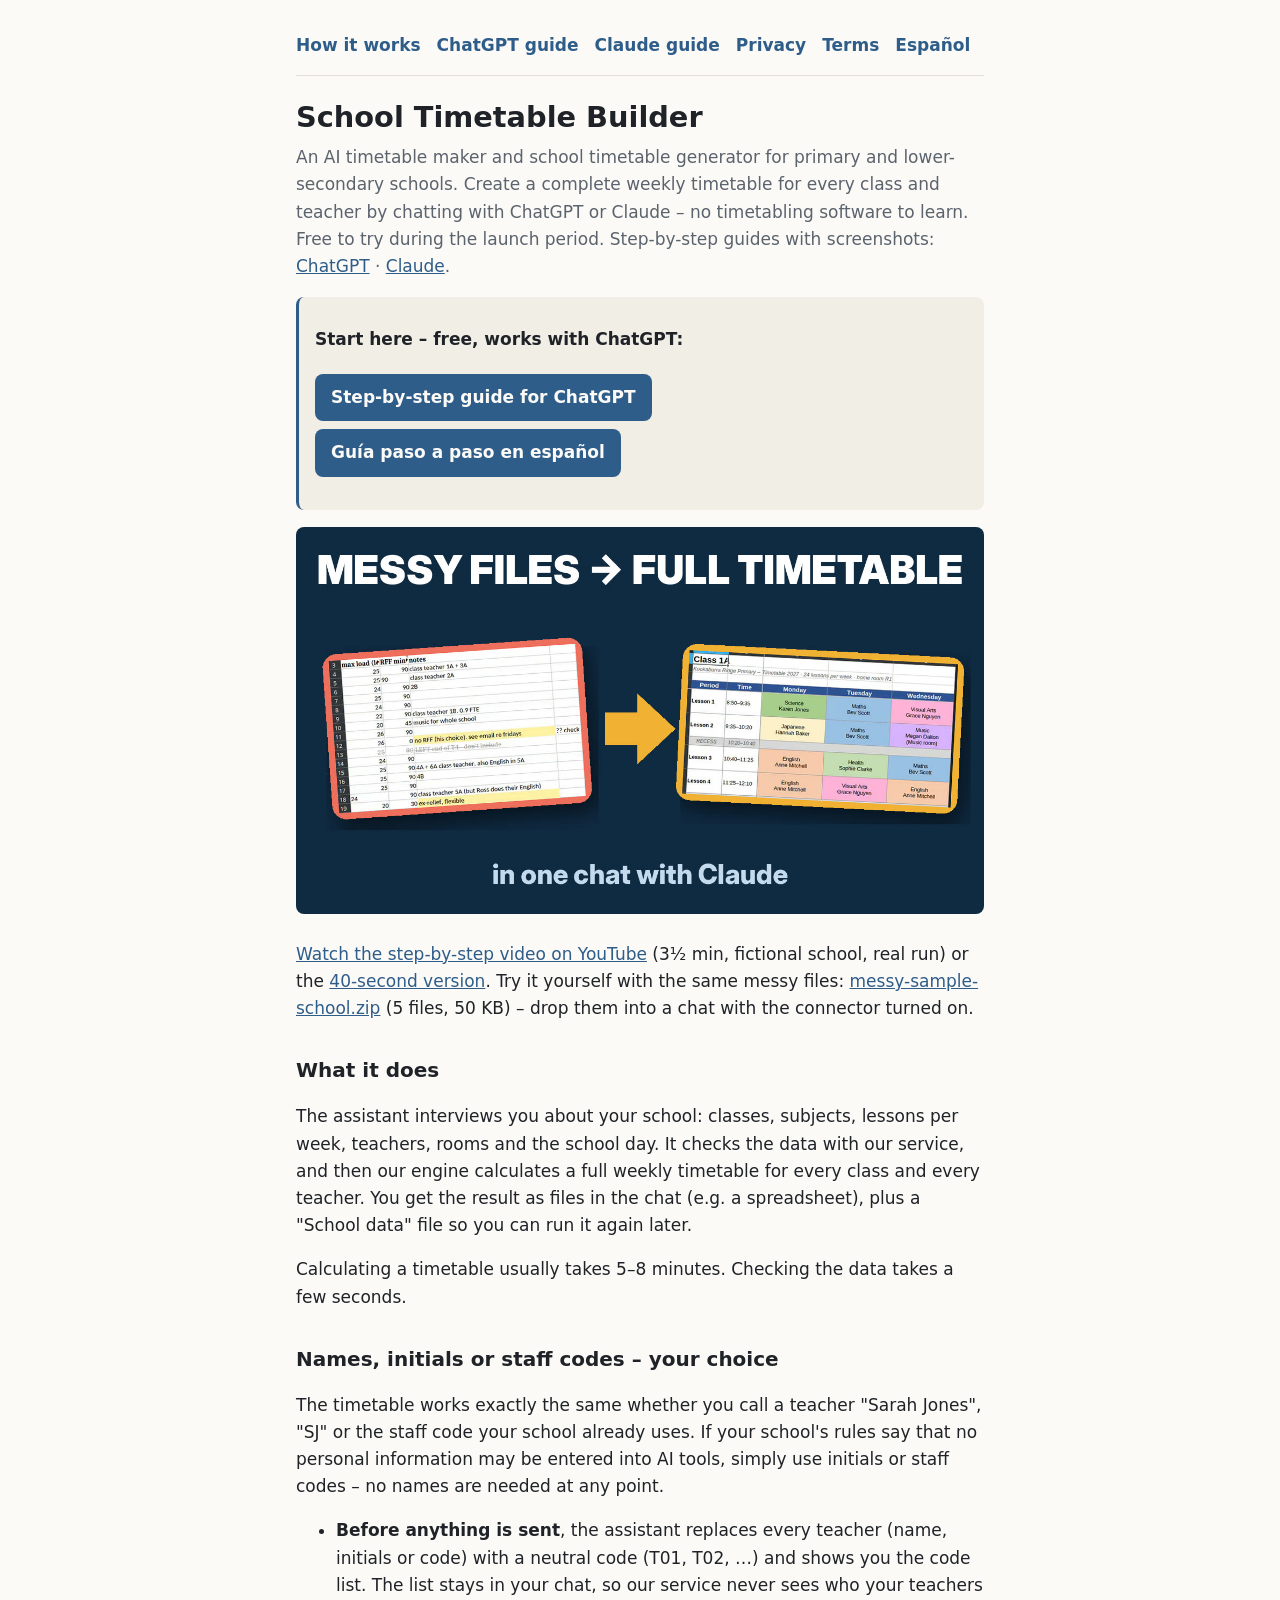
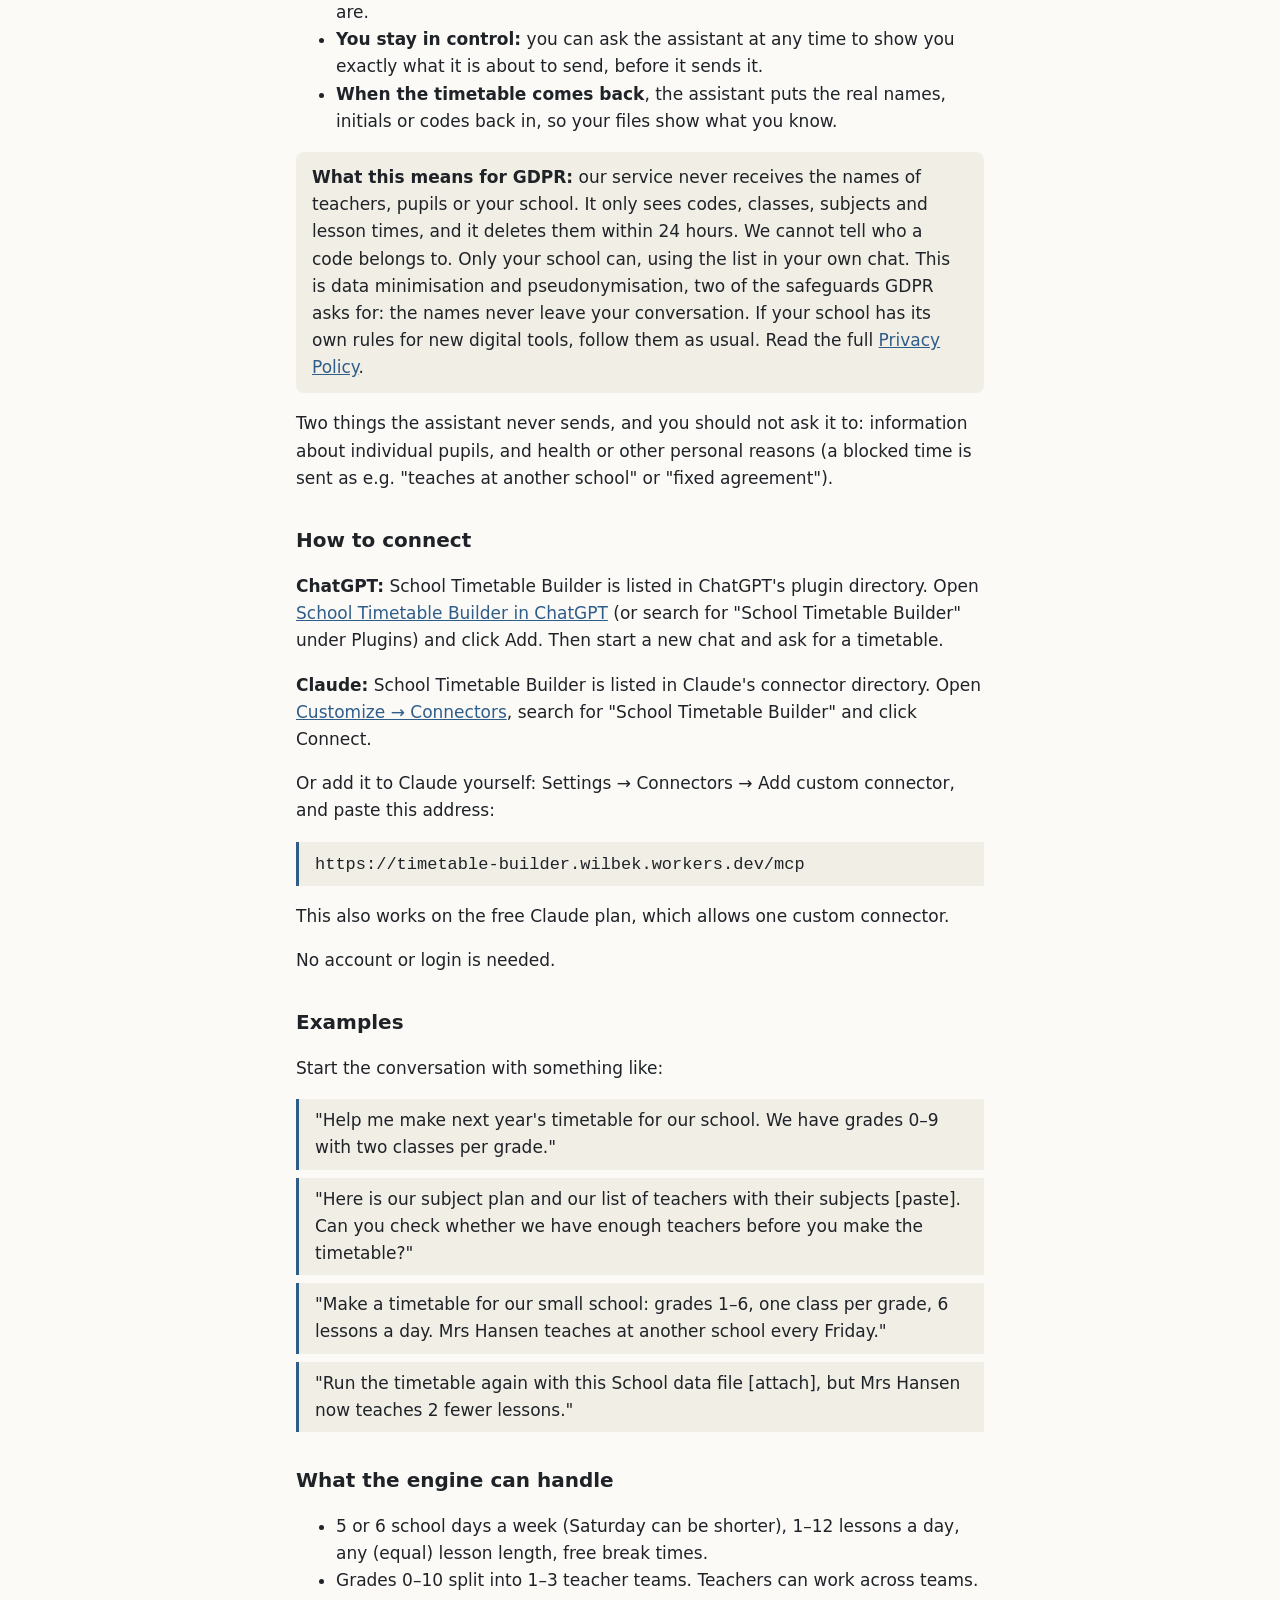
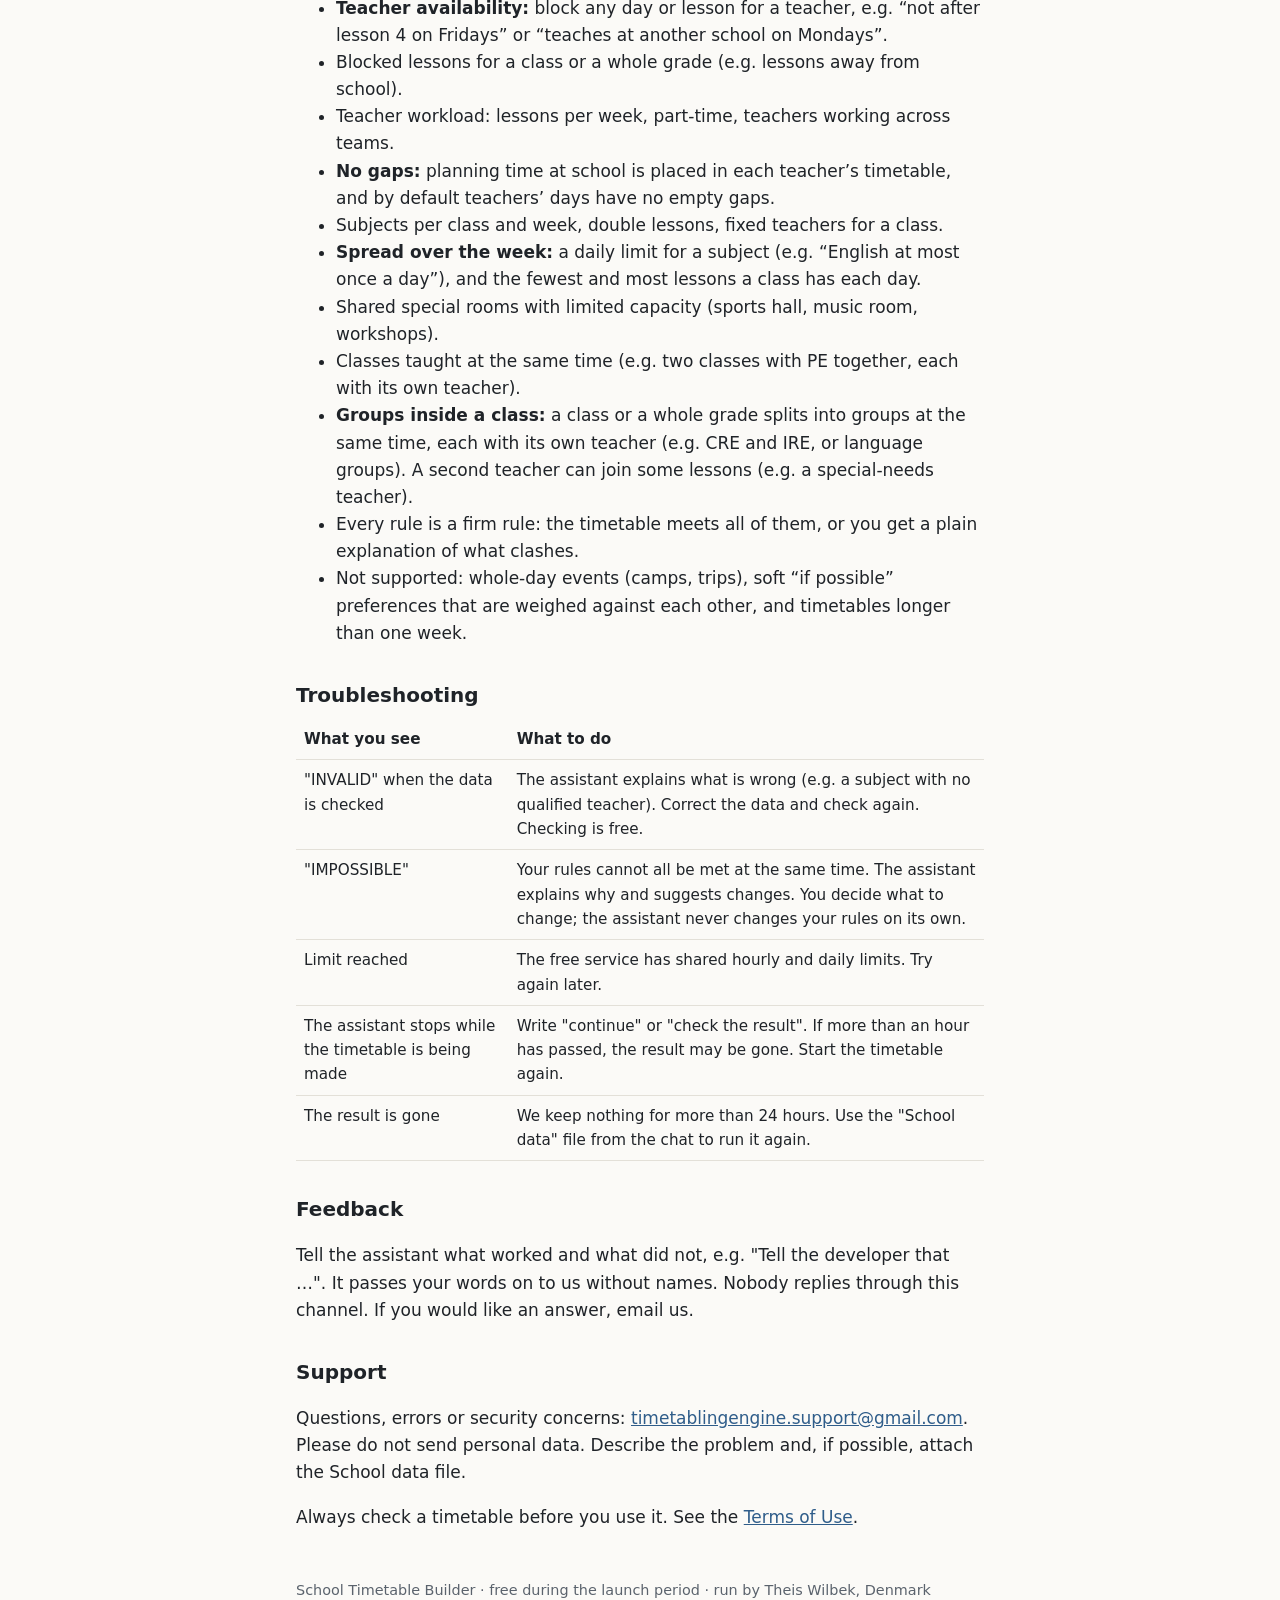
<file: index.html>
<!doctype html>
<html lang="en">
<head>
<meta charset="utf-8">
<meta name="viewport" content="width=device-width, initial-scale=1">
<link rel="icon" type="image/png" href="icon-512.png">
<title>School Timetable Builder – AI timetable maker for schools (ChatGPT &amp; Claude)</title>
<meta name="description" content="An AI school timetable maker that works inside ChatGPT and Claude. Turn your spreadsheets and notes into a complete weekly timetable for every class and teacher, with no clashes. Free to try. For primary and lower-secondary schools.">
<meta name="google-site-verification" content="fkgzLar-EGxp-lyXXUYk5hQtGgjlcu23WlIzcD85Kws" />
<link rel="canonical" href="https://wilbek-source.github.io/timetable-builder/">
<meta property="og:type" content="website">
<meta property="og:site_name" content="School Timetable Builder">
<meta property="og:title" content="School Timetable Builder – AI timetable maker for schools (ChatGPT &amp; Claude)">
<meta property="og:description" content="An AI school timetable maker that works inside ChatGPT and Claude. Turn your spreadsheets and notes into a complete weekly timetable for every class and teacher, with no clashes. Free to try. For primary and lower-secondary schools.">
<meta property="og:url" content="https://wilbek-source.github.io/timetable-builder/">
<meta property="og:image" content="https://wilbek-source.github.io/timetable-builder/demo.jpg">
<meta property="og:image:width" content="1280">
<meta property="og:image:height" content="720">
<meta name="twitter:card" content="summary_large_image">
<script type="application/ld+json">{"@context": "https://schema.org", "@type": "SoftwareApplication", "name": "School Timetable Builder", "applicationCategory": "EducationalApplication", "operatingSystem": "Web (ChatGPT, Claude)", "url": "https://wilbek-source.github.io/timetable-builder/", "description": "An AI timetable maker for primary and lower-secondary schools that works inside ChatGPT and Claude. It builds a complete, clash-free weekly timetable for every class and teacher.", "offers": {"@type": "Offer", "price": "0", "priceCurrency": "EUR"}, "author": {"@type": "Person", "name": "Theis Wilbek"}, "image": "https://wilbek-source.github.io/timetable-builder/demo.jpg", "video": "https://youtu.be/QCTekFEjFBQ"}</script>
<link rel="stylesheet" href="style.css">
</head>
<body>
<main>
<nav><a href="index.html">How it works</a><a href="how-to-make-a-school-timetable-with-chatgpt.html">ChatGPT guide</a><a href="how-to-make-a-school-timetable-with-claude.html">Claude guide</a><a href="privacy.html">Privacy</a><a href="terms.html">Terms</a><a href="como-hacer-un-horario-escolar-con-chatgpt.html" hreflang="es">Español</a></nav>

<h1>School Timetable Builder</h1>
<p class="meta">An AI timetable maker and school timetable generator for primary and lower-secondary schools.
Create a complete weekly timetable for every class and teacher by chatting with ChatGPT
or Claude – no timetabling software to learn. Free to try during the launch period.
Step-by-step guides with screenshots: <a href="how-to-make-a-school-timetable-with-chatgpt.html">ChatGPT</a> ·
<a href="how-to-make-a-school-timetable-with-claude.html">Claude</a>.</p>

<div class="box first">
<p><strong>Start here – free, works with ChatGPT:</strong></p>
<p><a class="button" href="how-to-make-a-school-timetable-with-chatgpt.html">Step-by-step guide for ChatGPT</a> <a class="button" href="como-hacer-un-horario-escolar-con-chatgpt.html" hreflang="es" lang="es">Guía paso a paso en español</a></p>
</div>

<p class="video"><a href="https://youtu.be/QCTekFEjFBQ"><img src="demo.jpg"
width="1280" height="720" alt="Video: how to make a school timetable with AI, step by step from messy spreadsheets"></a><br>
<a href="https://youtu.be/QCTekFEjFBQ">Watch the step-by-step video on YouTube</a> (3½ min,
fictional school, real run) or the <a href="https://youtube.com/shorts/KwJXp7TtCgs">40-second version</a>. Try it yourself with the same messy files:
<a href="messy-sample-school.zip">messy-sample-school.zip</a> (5 files, 50 KB) – drop them into a chat
with the connector turned on.</p>

<h2>What it does</h2>
<p>The assistant interviews you about your school: classes, subjects, lessons per
week, teachers, rooms and the school day. It checks the data with our service, and
then our engine calculates a full weekly timetable for every class and every
teacher. You get the result as files in the chat (e.g. a spreadsheet), plus a
"School data" file so you can run it again later.</p>
<p>Calculating a timetable usually takes 5–8 minutes. Checking the data takes a few
seconds.</p>

<h2>Names, initials or staff codes – your choice</h2>
<p>The timetable works exactly the same whether you call a teacher "Sarah Jones",
"SJ" or the staff code your school already uses. If your school's rules say that no
personal information may be entered into AI tools, simply use initials or staff
codes – no names are needed at any point.</p>
<ul>
<li><strong>Before anything is sent</strong>, the assistant replaces every teacher
(name, initials or code) with a neutral code (T01, T02, …) and shows you the code
list. The list stays in your chat, so our service never sees who your teachers
are.</li>
<li><strong>You stay in control:</strong> you can ask the assistant at any time to
show you exactly what it is about to send, before it sends it.</li>
<li><strong>When the timetable comes back</strong>, the assistant puts the real
names, initials or codes back in, so your files show what you know.</li>
</ul>
<div class="box">
<strong>What this means for GDPR:</strong> our service never receives the names of
teachers, pupils or your school. It only sees codes, classes, subjects and lesson
times, and it deletes them within 24 hours. We cannot tell who a code belongs to.
Only your school can, using the list in your own chat. This is data minimisation
and pseudonymisation, two of the safeguards GDPR asks for: the names never leave
your conversation. If your school has its own rules for new digital tools, follow
them as usual. Read the full <a href="privacy.html">Privacy Policy</a>.
</div>
<p>Two things the assistant never sends, and you should not ask it to: information
about individual pupils, and health or other personal reasons (a blocked time is
sent as e.g. "teaches at another school" or "fixed agreement").</p>

<h2 id="connect">How to connect</h2>
<p><strong>ChatGPT:</strong> School Timetable Builder is listed in ChatGPT's plugin
directory. Open <a href="https://chatgpt.com/plugins/plugin_asdk_app_6ace1e8cd2e88191873b77d3de760c68">School
Timetable Builder in ChatGPT</a> (or search for "School Timetable Builder" under
Plugins) and click Add. Then start a new chat and ask for a timetable.</p>
<p><strong>Claude:</strong> School Timetable Builder is listed in Claude's connector
directory. Open <a href="https://claude.ai/customize/connectors">Customize → Connectors</a>,
search for "School Timetable Builder" and click Connect.</p>
<p>Or add it to Claude yourself: Settings → Connectors → Add custom connector, and paste
this address:</p>
<blockquote><code>https://timetable-builder.wilbek.workers.dev/mcp</code></blockquote>
<p>This also works on the free Claude plan, which allows one custom connector.</p>
<p>No account or login is needed.</p>

<h2>Examples</h2>
<p>Start the conversation with something like:</p>
<blockquote>"Help me make next year's timetable for our school. We have grades 0–9
with two classes per grade."</blockquote>
<blockquote>"Here is our subject plan and our list of teachers with their subjects
[paste]. Can you check whether we have enough teachers before you make the
timetable?"</blockquote>
<blockquote>"Make a timetable for our small school: grades 1–6, one class per
grade, 6 lessons a day. Mrs Hansen teaches at another school every Friday."</blockquote>
<blockquote>"Run the timetable again with this School data file [attach], but
Mrs Hansen now teaches 2 fewer lessons."</blockquote>

<h2>What the engine can handle</h2>
<ul>
<li>5 or 6 school days a week (Saturday can be shorter), 1–12 lessons a day, any
(equal) lesson length, free break times.</li>
<li>Grades 0–10 split into 1–3 teacher teams. Teachers can work across teams.</li>
<li><strong>Teacher availability:</strong> block any day or lesson for a teacher,
e.g. “not after lesson 4 on Fridays” or “teaches at another school on Mondays”.</li>
<li>Blocked lessons for a class or a whole grade (e.g. lessons away from school).</li>
<li>Teacher workload: lessons per week, part-time, teachers working across teams.</li>
<li><strong>No gaps:</strong> planning time at school is placed in each teacher’s
timetable, and by default teachers’ days have no empty gaps.</li>
<li>Subjects per class and week, double lessons, fixed teachers for a class.</li>
<li><strong>Spread over the week:</strong> a daily limit for a subject (e.g. “English at
most once a day”), and the fewest and most lessons a class has each day.</li>
<li>Shared special rooms with limited capacity (sports hall, music room, workshops).</li>
<li>Classes taught at the same time (e.g. two classes with PE together, each with its
own teacher).</li>
<li><strong>Groups inside a class:</strong> a class or a whole grade splits into groups at
the same time, each with its own teacher (e.g. CRE and IRE, or language groups). A second
teacher can join some lessons (e.g. a special-needs teacher).</li>
<li>Every rule is a firm rule: the timetable meets all of them, or you get a plain
explanation of what clashes.</li>
<li>Not supported: whole-day events (camps, trips), soft “if possible” preferences
that are weighed against each other, and timetables longer than one week.</li>
</ul>

<h2>Troubleshooting</h2>
<table>
<tr><th>What you see</th><th>What to do</th></tr>
<tr><td>"INVALID" when the data is checked</td><td>The assistant explains what is
wrong (e.g. a subject with no qualified teacher). Correct the data and check
again. Checking is free.</td></tr>
<tr><td>"IMPOSSIBLE"</td><td>Your rules cannot all be met at the same time. The
assistant explains why and suggests changes. You decide what to change; the
assistant never changes your rules on its own.</td></tr>
<tr><td>Limit reached</td><td>The free service has shared hourly and daily limits.
Try again later.</td></tr>
<tr><td>The assistant stops while the timetable is being made</td><td>Write
"continue" or "check the result". If more than an hour has passed, the result may
be gone. Start the timetable again.</td></tr>
<tr><td>The result is gone</td><td>We keep nothing for more than 24 hours. Use the
"School data" file from the chat to run it again.</td></tr>
</table>

<h2>Feedback</h2>
<p>Tell the assistant what worked and what did not, e.g. "Tell the developer that
…". It passes your words on to us without names. Nobody replies through this
channel. If you would like an answer, email us.</p>

<h2 id="support">Support</h2>
<p>Questions, errors or security concerns:
<a href="mailto:timetablingengine.support@gmail.com">timetablingengine.support@gmail.com</a>. Please do not send
personal data. Describe the problem and, if possible, attach the School data
file.</p>
<p>Always check a timetable before you use it. See the
<a href="terms.html">Terms of Use</a>.</p>

<footer>School Timetable Builder · free during the launch period · run by Theis Wilbek, Denmark</footer>
</main>
</body>
</html>
</file>
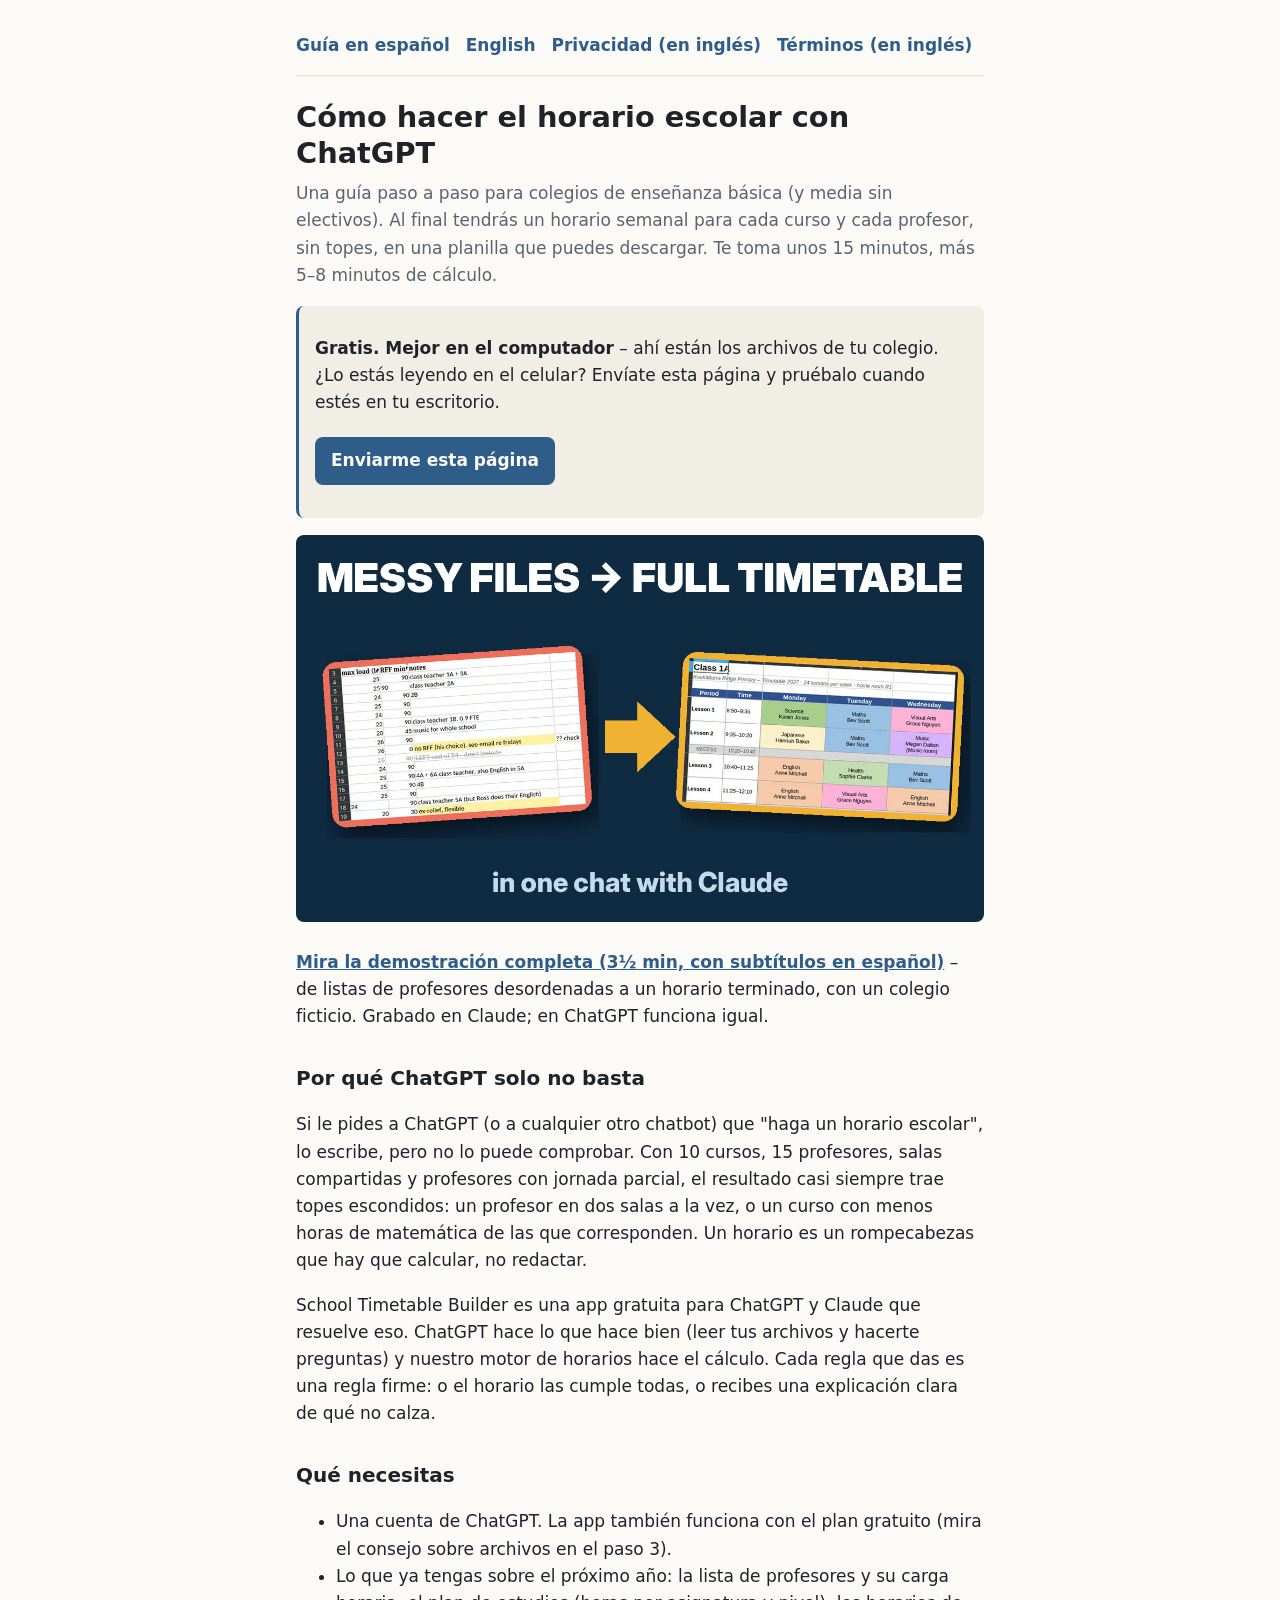
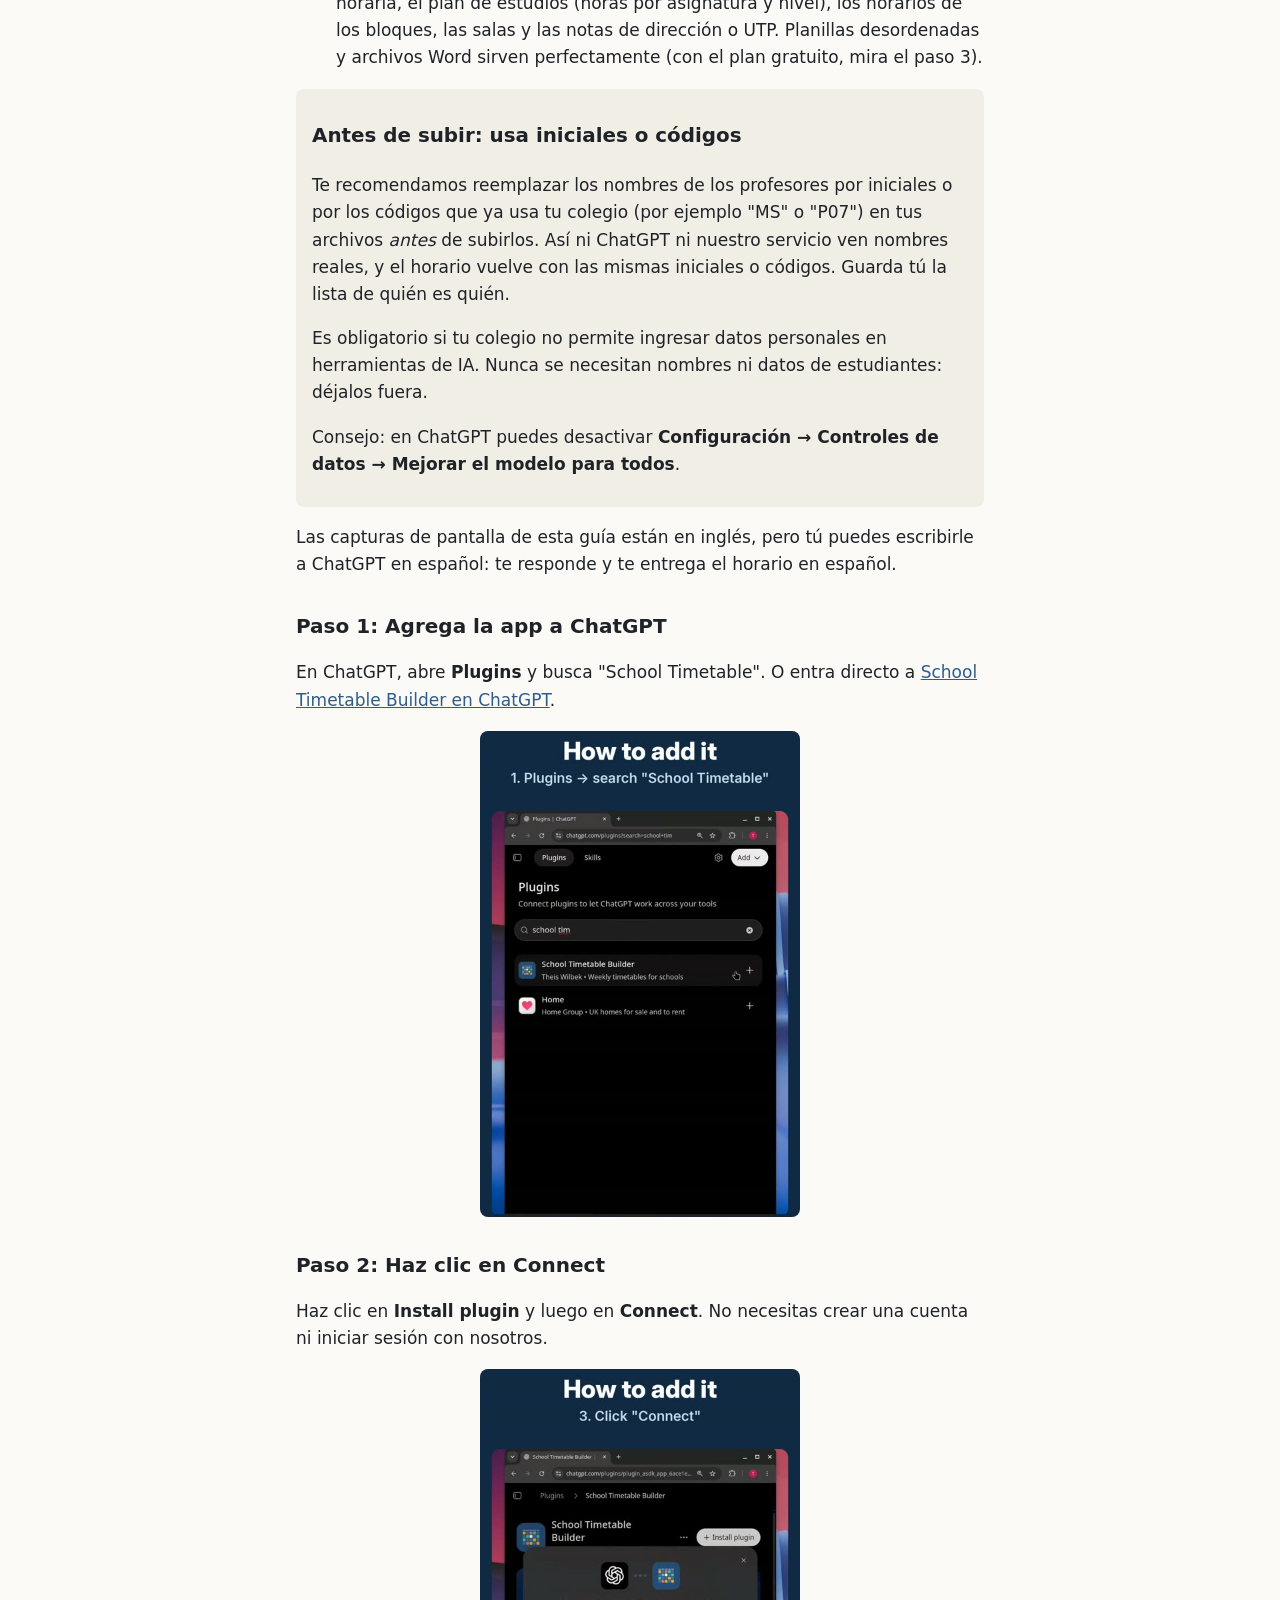
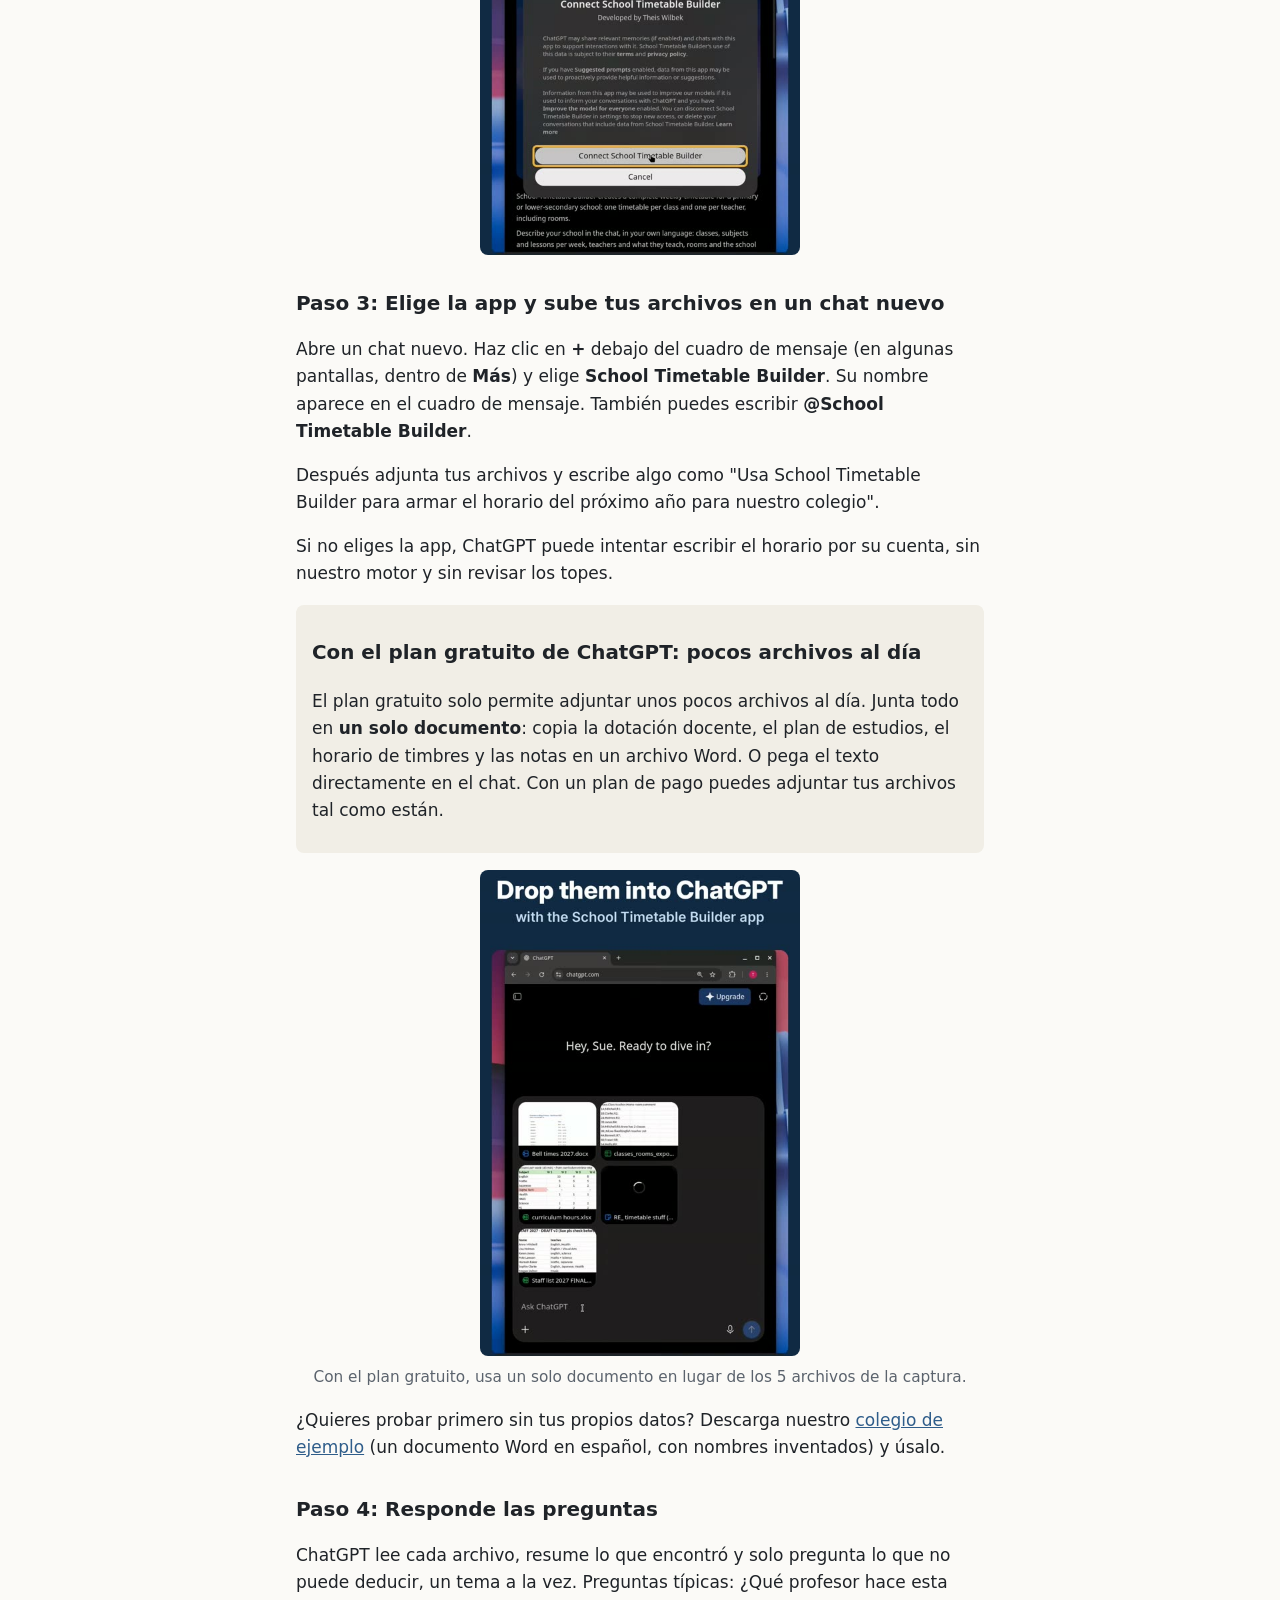
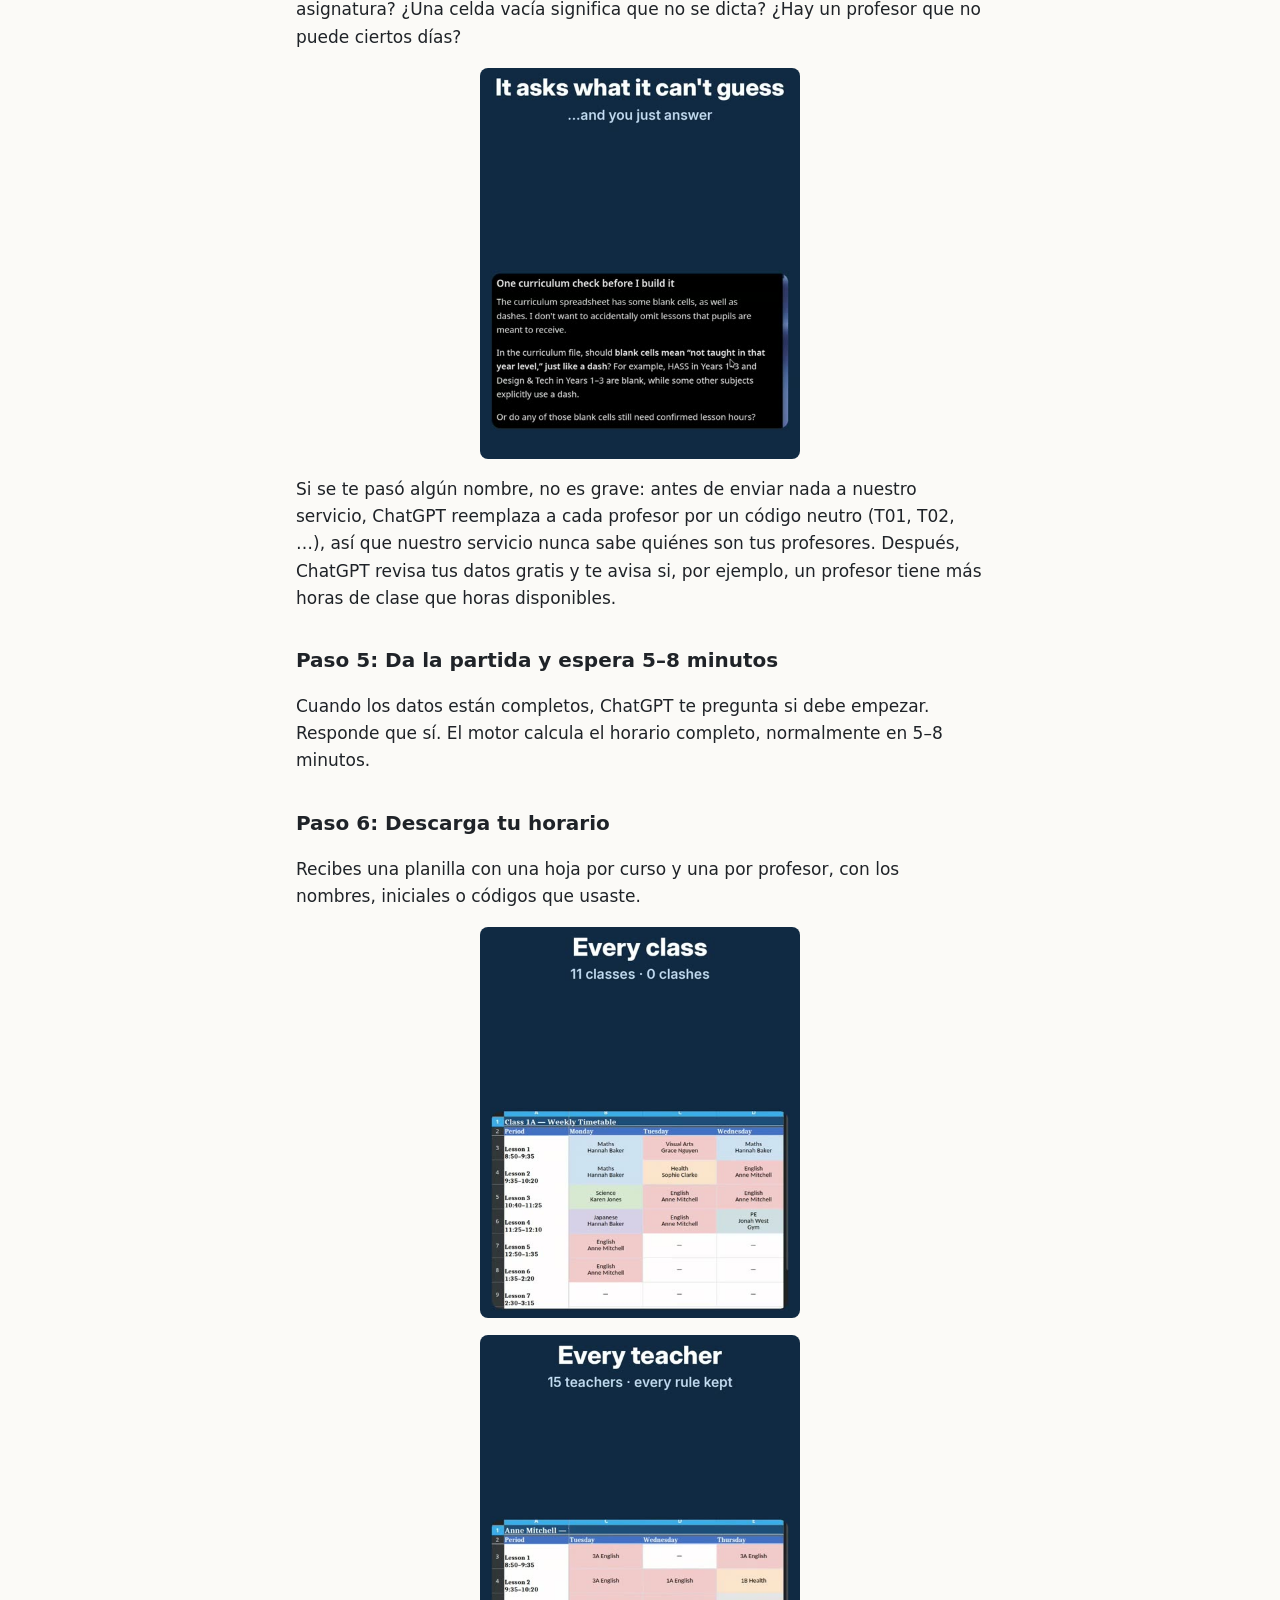
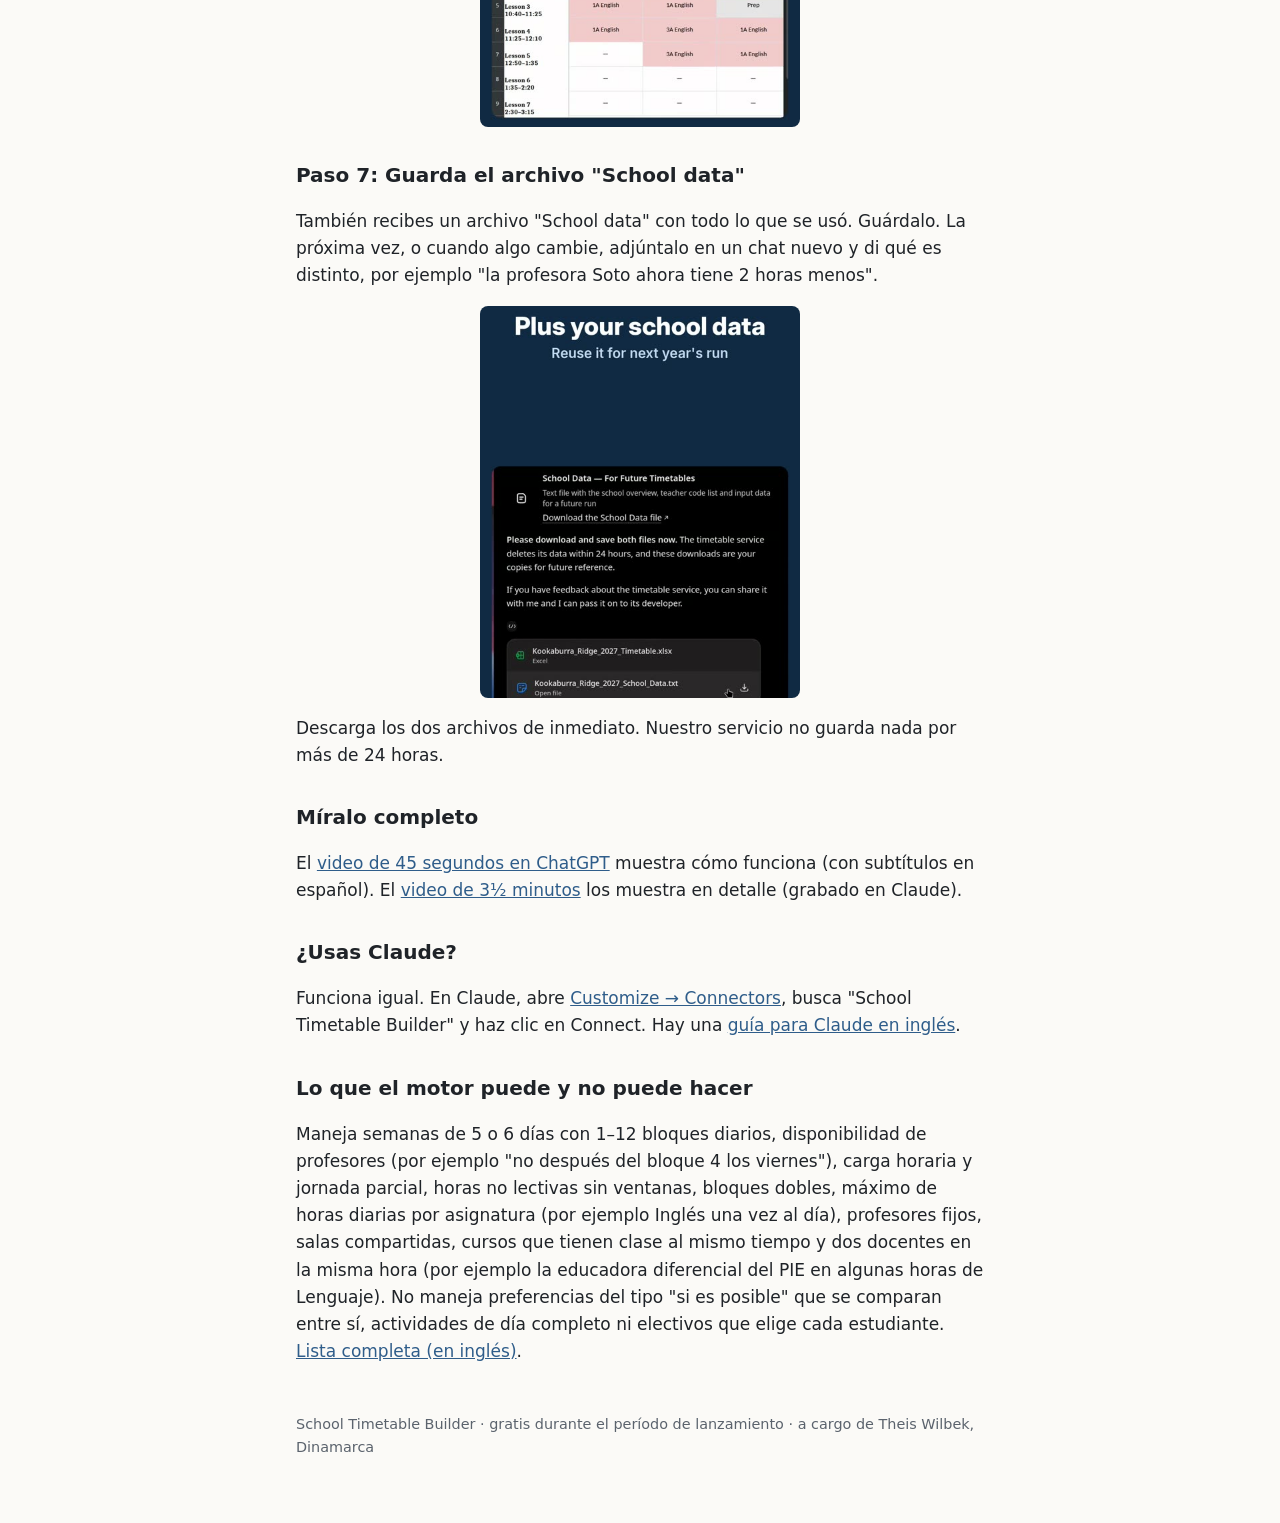
<file: como-hacer-un-horario-escolar-con-chatgpt.html>
<!doctype html>
<html lang="es">
<head>
<meta charset="utf-8">
<meta name="viewport" content="width=device-width, initial-scale=1">
<link rel="icon" type="image/png" href="icon-512.png">
<title>Cómo hacer el horario escolar con ChatGPT (paso a paso)</title>
<meta name="description" content="Guía paso a paso: arma un horario escolar completo y sin topes para cada curso y cada profesor con ChatGPT, usando la app gratuita School Timetable Builder. Funciona con tus planillas y notas de siempre.">
<link rel="canonical" href="https://wilbek-source.github.io/timetable-builder/como-hacer-un-horario-escolar-con-chatgpt.html">
<link rel="alternate" hreflang="es" href="https://wilbek-source.github.io/timetable-builder/como-hacer-un-horario-escolar-con-chatgpt.html">
<link rel="alternate" hreflang="en" href="https://wilbek-source.github.io/timetable-builder/how-to-make-a-school-timetable-with-chatgpt.html">
<meta property="og:type" content="website">
<meta property="og:site_name" content="School Timetable Builder">
<meta property="og:locale" content="es_CL">
<meta property="og:title" content="Cómo hacer el horario escolar con ChatGPT (paso a paso)">
<meta property="og:description" content="Arma un horario completo y sin topes para cada curso y cada profesor con ChatGPT. Funciona con el plan gratuito.">
<meta property="og:url" content="https://wilbek-source.github.io/timetable-builder/como-hacer-un-horario-escolar-con-chatgpt.html">
<meta property="og:image" content="https://wilbek-source.github.io/timetable-builder/demo.jpg">
<meta property="og:image:width" content="1280">
<meta property="og:image:height" content="720">
<meta name="twitter:card" content="summary_large_image">
<link rel="stylesheet" href="style.css">
</head>
<body>
<main>
<nav><a href="como-hacer-un-horario-escolar-con-chatgpt.html">Guía en español</a><a href="index.html">English</a><a href="privacy.html">Privacidad (en inglés)</a><a href="terms.html">Términos (en inglés)</a></nav>

<h1>Cómo hacer el horario escolar con ChatGPT</h1>
<p class="meta">Una guía paso a paso para colegios de enseñanza básica (y media sin
electivos). Al final tendrás un horario semanal para cada curso y cada profesor, sin
topes, en una planilla que puedes descargar. Te toma unos 15 minutos, más 5–8 minutos
de cálculo.</p>

<div class="box first">
<p><strong>Gratis. Mejor en el computador</strong> – ahí están los archivos de tu colegio. ¿Lo estás leyendo en el celular? Envíate esta página y pruébalo cuando estés en tu escritorio.</p>
<p><a class="button share" data-url="https://wilbek-source.github.io/timetable-builder/como-hacer-un-horario-escolar-con-chatgpt.html" href="mailto:?subject=Gu%C3%ADa%20para%20el%20horario%20escolar&amp;body=https%3A//wilbek-source.github.io/timetable-builder/como-hacer-un-horario-escolar-con-chatgpt.html">Enviarme esta página</a></p>
</div>

<p class="video"><a href="https://youtu.be/QCTekFEjFBQ?cc_lang_pref=es&amp;cc_load_policy=1"><img src="demo.jpg"
width="1280" height="720" alt="Video: un horario escolar completo a partir de planillas desordenadas, paso a paso"></a><br>
<strong><a href="https://youtu.be/QCTekFEjFBQ?cc_lang_pref=es&amp;cc_load_policy=1">Mira la demostración completa (3½ min, con subtítulos en español)</a></strong> – de
listas de profesores desordenadas a un horario terminado, con un colegio ficticio. Grabado en Claude; en ChatGPT funciona igual.</p>

<h2>Por qué ChatGPT solo no basta</h2>
<p>Si le pides a ChatGPT (o a cualquier otro chatbot) que "haga un horario escolar",
lo escribe, pero no lo puede comprobar. Con 10 cursos, 15 profesores, salas
compartidas y profesores con jornada parcial, el resultado casi siempre trae topes
escondidos: un profesor en dos salas a la vez, o un curso con menos horas de
matemática de las que corresponden. Un horario es un rompecabezas que hay que
calcular, no redactar.</p>
<p>School Timetable Builder es una app gratuita para ChatGPT y Claude que resuelve
eso. ChatGPT hace lo que hace bien (leer tus archivos y hacerte preguntas) y nuestro
motor de horarios hace el cálculo. Cada regla que das es una regla firme: o el
horario las cumple todas, o recibes una explicación clara de qué no calza.</p>

<h2>Qué necesitas</h2>
<ul>
<li>Una cuenta de ChatGPT. La app también funciona con el plan gratuito (mira el consejo sobre archivos en el paso 3).</li>
<li>Lo que ya tengas sobre el próximo año: la lista de profesores y su carga
horaria, el plan de estudios (horas por asignatura y nivel), los horarios de los
bloques, las salas y las notas de dirección o UTP. Planillas desordenadas y archivos
Word sirven perfectamente (con el plan gratuito, mira el paso 3).</li>
</ul>

<div class="box">
<h3>Antes de subir: usa iniciales o códigos</h3>
<p>Te recomendamos reemplazar los nombres de los profesores por iniciales o por los
códigos que ya usa tu colegio (por ejemplo "MS" o "P07") en tus archivos
<em>antes</em> de subirlos. Así ni ChatGPT ni nuestro servicio ven nombres reales, y
el horario vuelve con las mismas iniciales o códigos. Guarda tú la lista de quién es
quién.</p>
<p>Es obligatorio si tu colegio no permite ingresar datos personales en herramientas
de IA. Nunca se necesitan nombres ni datos de estudiantes: déjalos fuera.</p>
<p>Consejo: en ChatGPT puedes desactivar <strong>Configuración → Controles de datos →
Mejorar el modelo para todos</strong>.</p>
</div>
<p>Las capturas de pantalla de esta guía están en inglés, pero tú puedes escribirle
a ChatGPT en español: te responde y te entrega el horario en español.</p>

<h2>Paso 1: Agrega la app a ChatGPT</h2>
<p>En ChatGPT, abre <strong>Plugins</strong> y busca "School Timetable". O entra
directo a <a href="https://chatgpt.com/plugins/plugin_asdk_app_6ace1e8cd2e88191873b77d3de760c68">School
Timetable Builder en ChatGPT</a>.</p>
<p class="step"><a href="howto-1.jpg"><img src="howto-1.jpg" width="480" height="729" loading="lazy"
alt="La página de Plugins de ChatGPT con la búsqueda School Timetable y la app School Timetable Builder"></a></p>

<h2>Paso 2: Haz clic en Connect</h2>
<p>Haz clic en <strong>Install plugin</strong> y luego en <strong>Connect</strong>.
No necesitas crear una cuenta ni iniciar sesión con nosotros.</p>
<p class="step"><a href="howto-2.jpg"><img src="howto-2.jpg" width="480" height="729" loading="lazy"
alt="El cuadro Connect School Timetable Builder en ChatGPT"></a></p>

<h2>Paso 3: Elige la app y sube tus archivos en un chat nuevo</h2>
<p>Abre un chat nuevo. Haz clic en <strong>+</strong> debajo del cuadro de mensaje (en
algunas pantallas, dentro de <strong>Más</strong>) y elige <strong>School Timetable
Builder</strong>. Su nombre aparece en el cuadro de mensaje. También puedes escribir
<strong>@School Timetable Builder</strong>.</p>
<p>Después adjunta tus archivos y escribe algo como "Usa School Timetable Builder para
armar el horario del próximo año para nuestro colegio".</p>
<p>Si no eliges la app, ChatGPT puede intentar escribir el horario por su cuenta, sin
nuestro motor y sin revisar los topes.</p>
<div class="box">
<h3>Con el plan gratuito de ChatGPT: pocos archivos al día</h3>
<p>El plan gratuito solo permite adjuntar unos pocos archivos al día. Junta todo en
<strong>un solo documento</strong>: copia la dotación docente, el plan de estudios, el
horario de timbres y las notas en un archivo Word. O pega el texto directamente en el
chat. Con un plan de pago puedes adjuntar tus archivos tal como están.</p>
</div>
<p class="step"><a href="howto-3.jpg"><img src="howto-3.jpg" width="480" height="729" loading="lazy"
alt="Un chat nuevo de ChatGPT con cinco archivos del colegio adjuntos"></a></p>
<p class="note">Con el plan gratuito, usa un solo documento en lugar de los 5
archivos de la captura.</p>
<p>¿Quieres probar primero sin tus propios datos? Descarga nuestro
<a href="colegio-de-ejemplo.docx">colegio de ejemplo</a> (un documento Word en
español, con nombres inventados) y úsalo.</p>

<h2>Paso 4: Responde las preguntas</h2>
<p>ChatGPT lee cada archivo, resume lo que encontró y solo pregunta lo que no puede
deducir, un tema a la vez. Preguntas típicas: ¿Qué profesor hace esta asignatura?
¿Una celda vacía significa que no se dicta? ¿Hay un profesor que no puede ciertos
días?</p>
<p class="step"><a href="howto-4.jpg"><img src="howto-4.jpg" width="480" height="587" loading="lazy"
alt="ChatGPT pregunta si las celdas vacías del plan de estudios significan que la asignatura no se dicta"></a></p>
<p>Si se te pasó algún nombre, no es grave: antes de enviar nada a nuestro
servicio, ChatGPT reemplaza a cada profesor por un código neutro (T01, T02, …), así
que nuestro servicio nunca sabe quiénes son tus profesores. Después, ChatGPT revisa tus datos gratis y te avisa si,
por ejemplo, un profesor tiene más horas de clase que horas disponibles.</p>

<h2>Paso 5: Da la partida y espera 5–8 minutos</h2>
<p>Cuando los datos están completos, ChatGPT te pregunta si debe empezar. Responde
que sí. El motor calcula el horario completo, normalmente en 5–8 minutos.</p>

<h2>Paso 6: Descarga tu horario</h2>
<p>Recibes una planilla con una hoja por curso y una por profesor, con los nombres,
iniciales o códigos que usaste.</p>
<p class="step"><a href="howto-5.jpg"><img src="howto-5.jpg" width="480" height="587" loading="lazy"
alt="Un horario semanal con colores para el curso 1A"></a></p>
<p class="step"><a href="howto-6.jpg"><img src="howto-6.jpg" width="480" height="587" loading="lazy"
alt="Un horario semanal para un profesor"></a></p>

<h2>Paso 7: Guarda el archivo "School data"</h2>
<p>También recibes un archivo "School data" con todo lo que se usó. Guárdalo. La
próxima vez, o cuando algo cambie, adjúntalo en un chat nuevo y di qué es distinto,
por ejemplo "la profesora Soto ahora tiene 2 horas menos".</p>
<p class="step"><a href="howto-7.jpg"><img src="howto-7.jpg" width="480" height="587" loading="lazy"
alt="ChatGPT entrega la planilla del horario y el archivo School data para descargar"></a></p>
<p>Descarga los dos archivos de inmediato. Nuestro servicio no guarda nada por más de
24 horas.</p>

<h2>Míralo completo</h2>
<p>El <a href="https://youtube.com/shorts/SOAwNf_KD2U">video de 45 segundos en ChatGPT</a>
muestra cómo funciona (con subtítulos en español). El
<a href="https://youtu.be/QCTekFEjFBQ?cc_lang_pref=es&amp;cc_load_policy=1">video de 3½ minutos</a> los muestra en detalle
(grabado en Claude).</p>

<h2>¿Usas Claude?</h2>
<p>Funciona igual. En Claude, abre
<a href="https://claude.ai/customize/connectors">Customize → Connectors</a>, busca
"School Timetable Builder" y haz clic en Connect. Hay una
<a href="how-to-make-a-school-timetable-with-claude.html">guía para Claude en inglés</a>.</p>

<h2>Lo que el motor puede y no puede hacer</h2>
<p>Maneja semanas de 5 o 6 días con 1–12 bloques diarios, disponibilidad de profesores
(por ejemplo "no después del bloque 4 los viernes"), carga horaria y jornada parcial,
horas no lectivas sin ventanas, bloques dobles, máximo de horas diarias por
asignatura (por ejemplo Inglés una vez al día), profesores fijos, salas compartidas,
cursos que tienen clase al mismo tiempo y dos docentes en la misma hora (por ejemplo
la educadora diferencial del PIE en algunas horas de Lenguaje). No maneja preferencias del tipo "si es posible" que se comparan entre sí,
actividades de día completo ni electivos que elige cada estudiante.
<a href="index.html">Lista completa (en inglés)</a>.</p>

<footer>School Timetable Builder · gratis durante el período de lanzamiento · a cargo de Theis Wilbek, Dinamarca</footer>
</main>
<script>
document.querySelectorAll('a.share').forEach(function (a) {
  if (!navigator.share) return;
  a.addEventListener('click', function (e) {
    e.preventDefault();
    navigator.share({ title: document.title, url: a.dataset.url }).catch(function () {});
  });
});
</script>
</body>
</html>
</file>
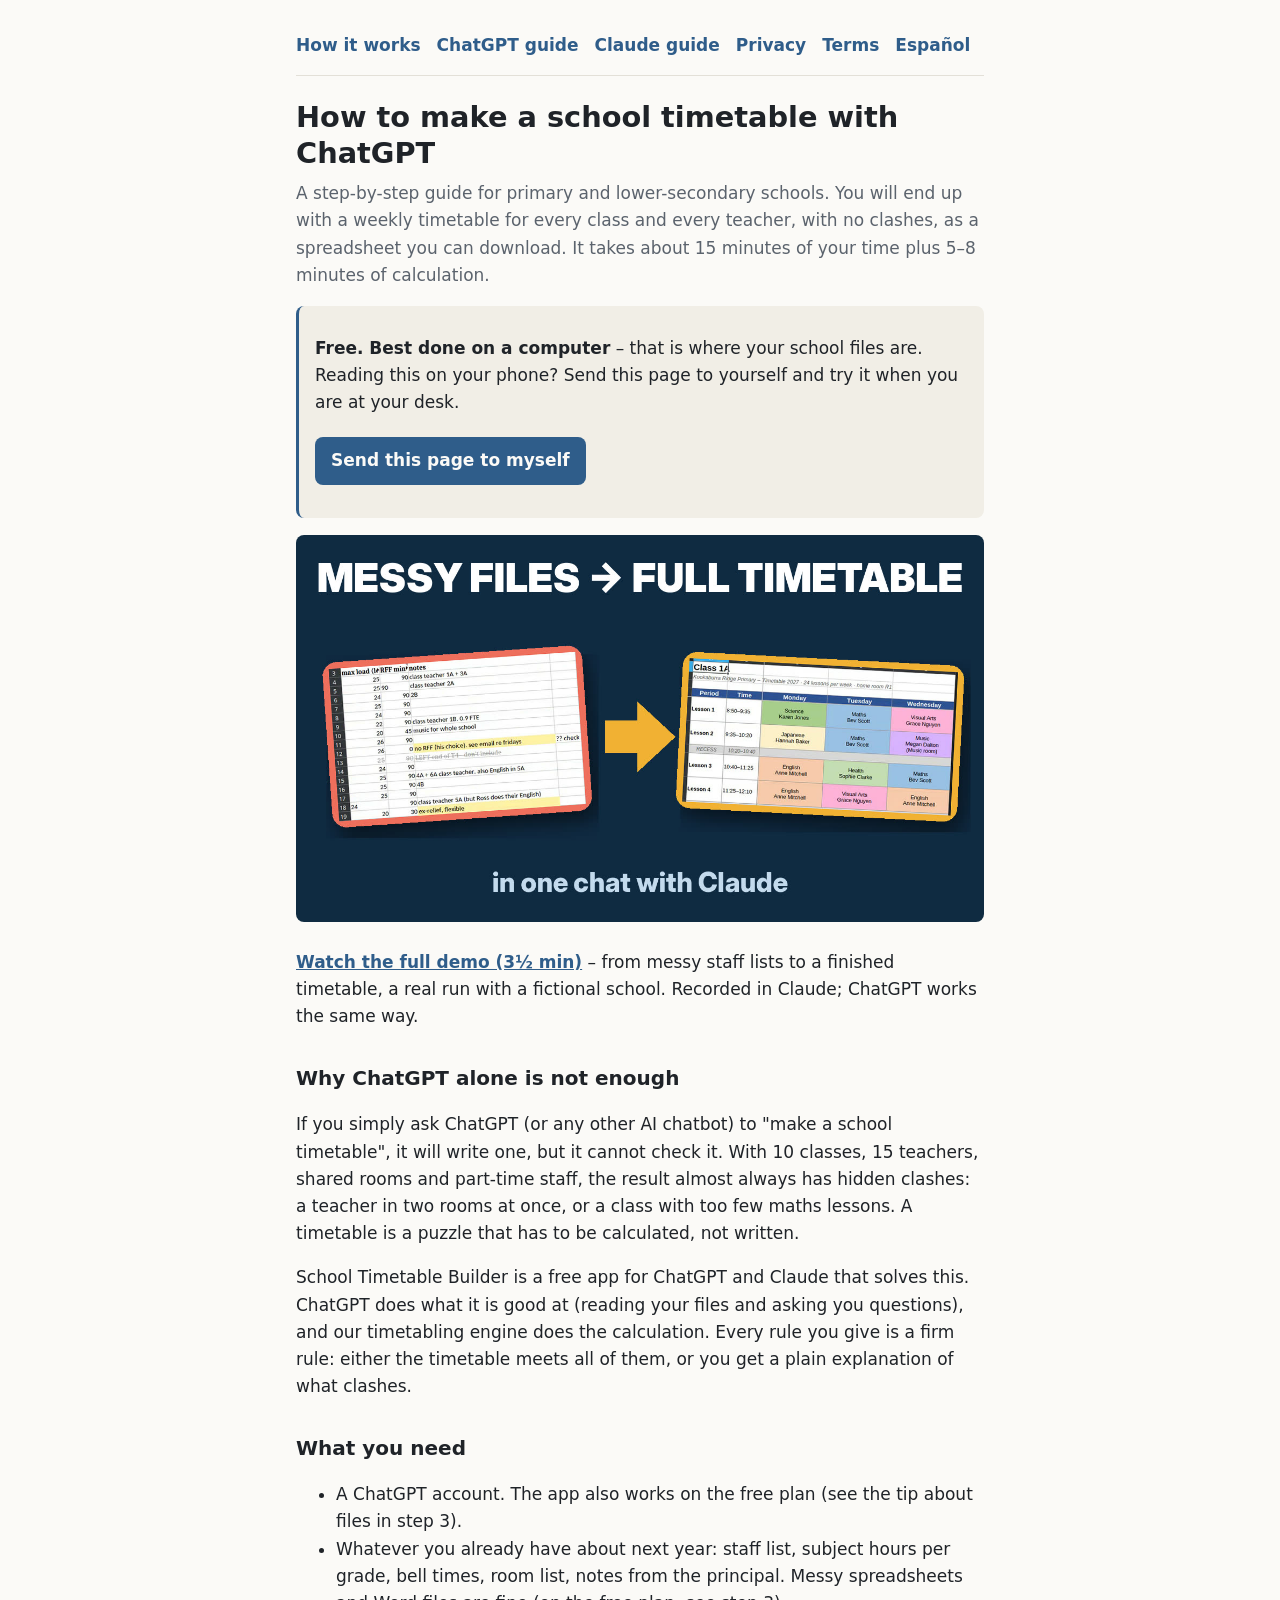
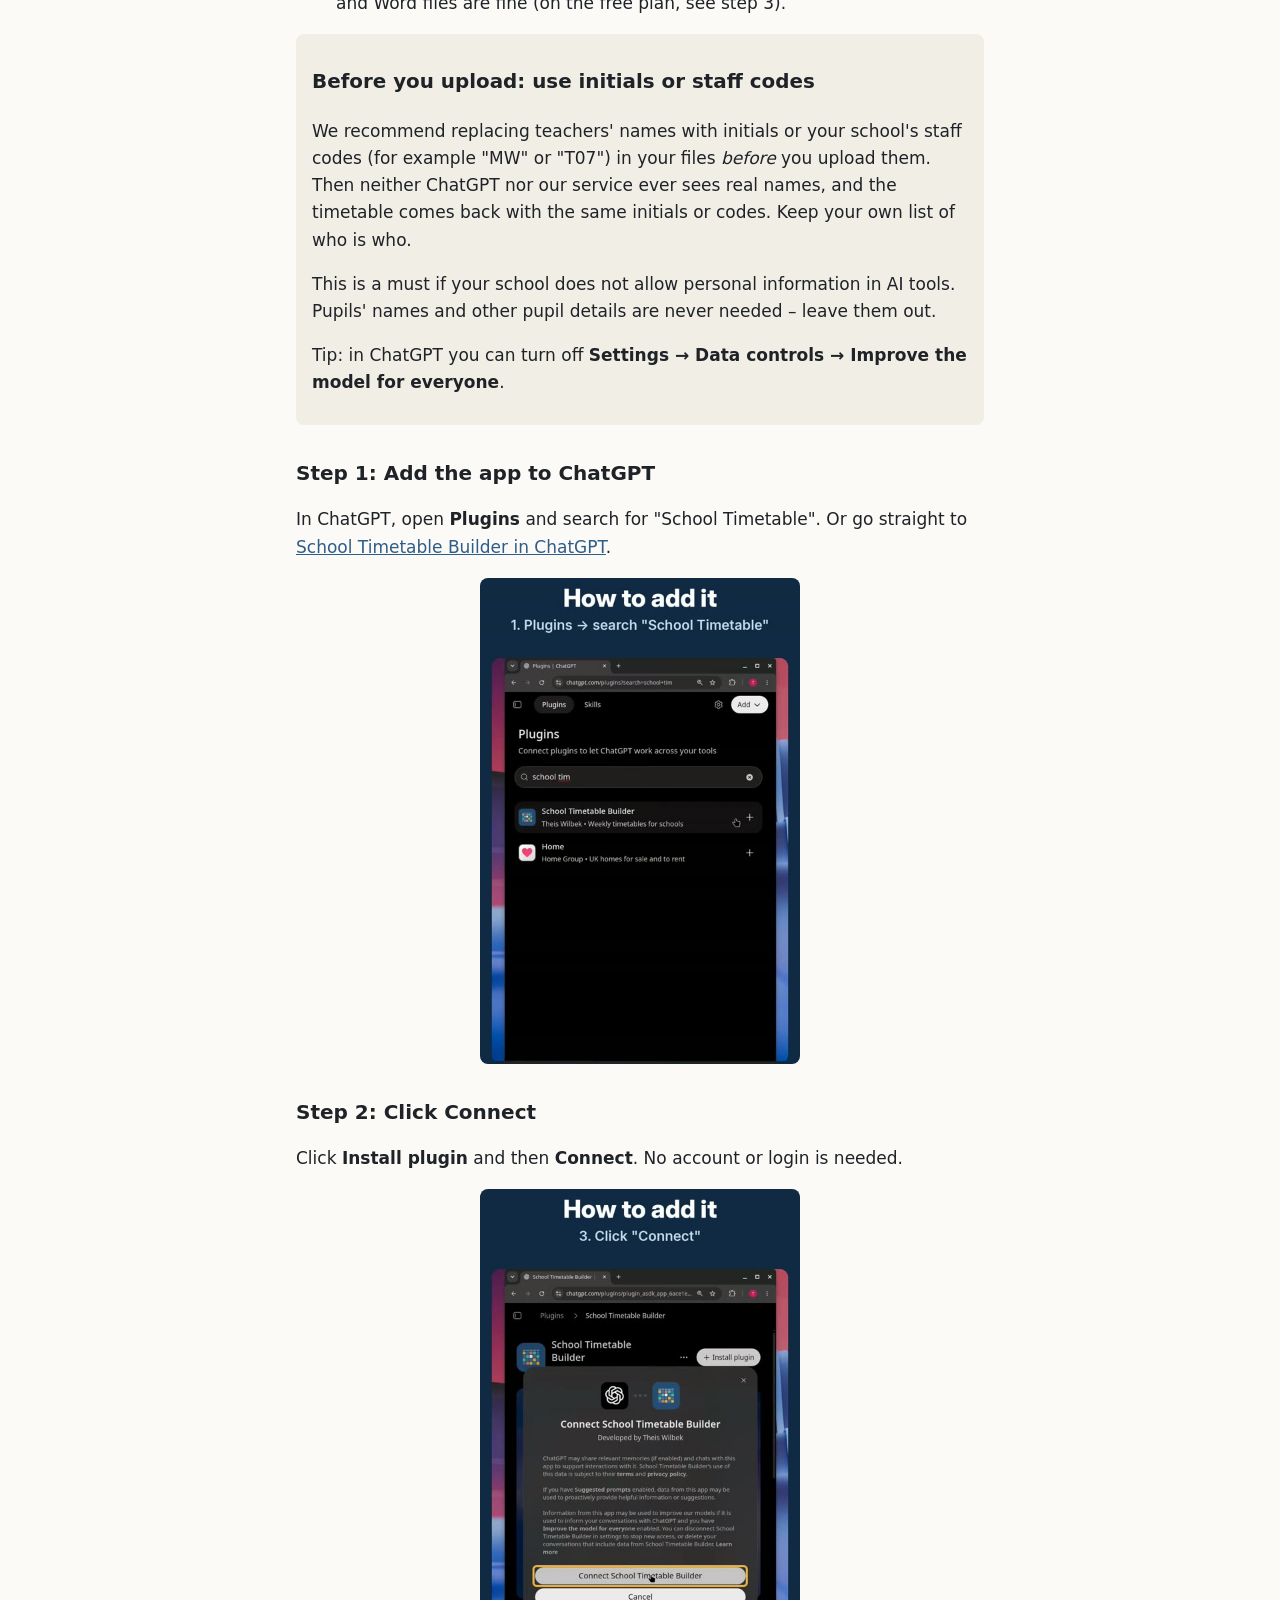
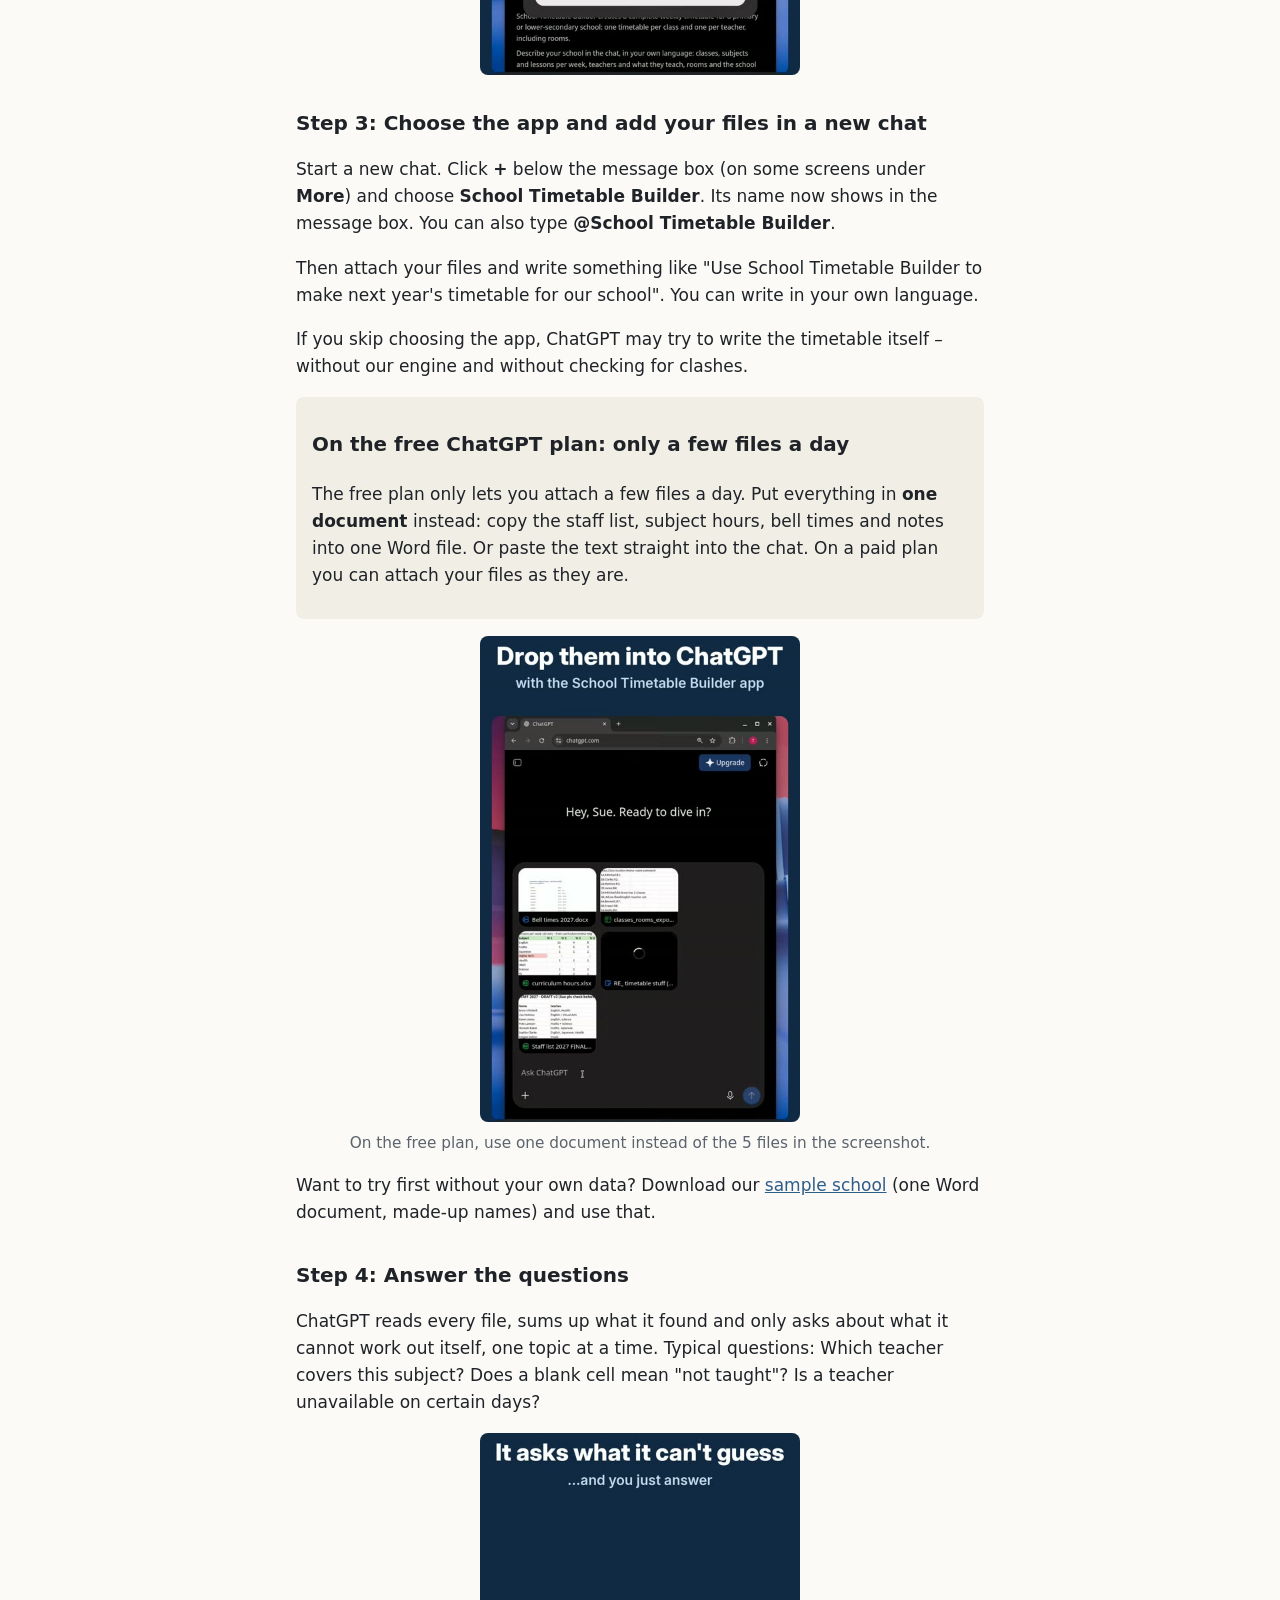
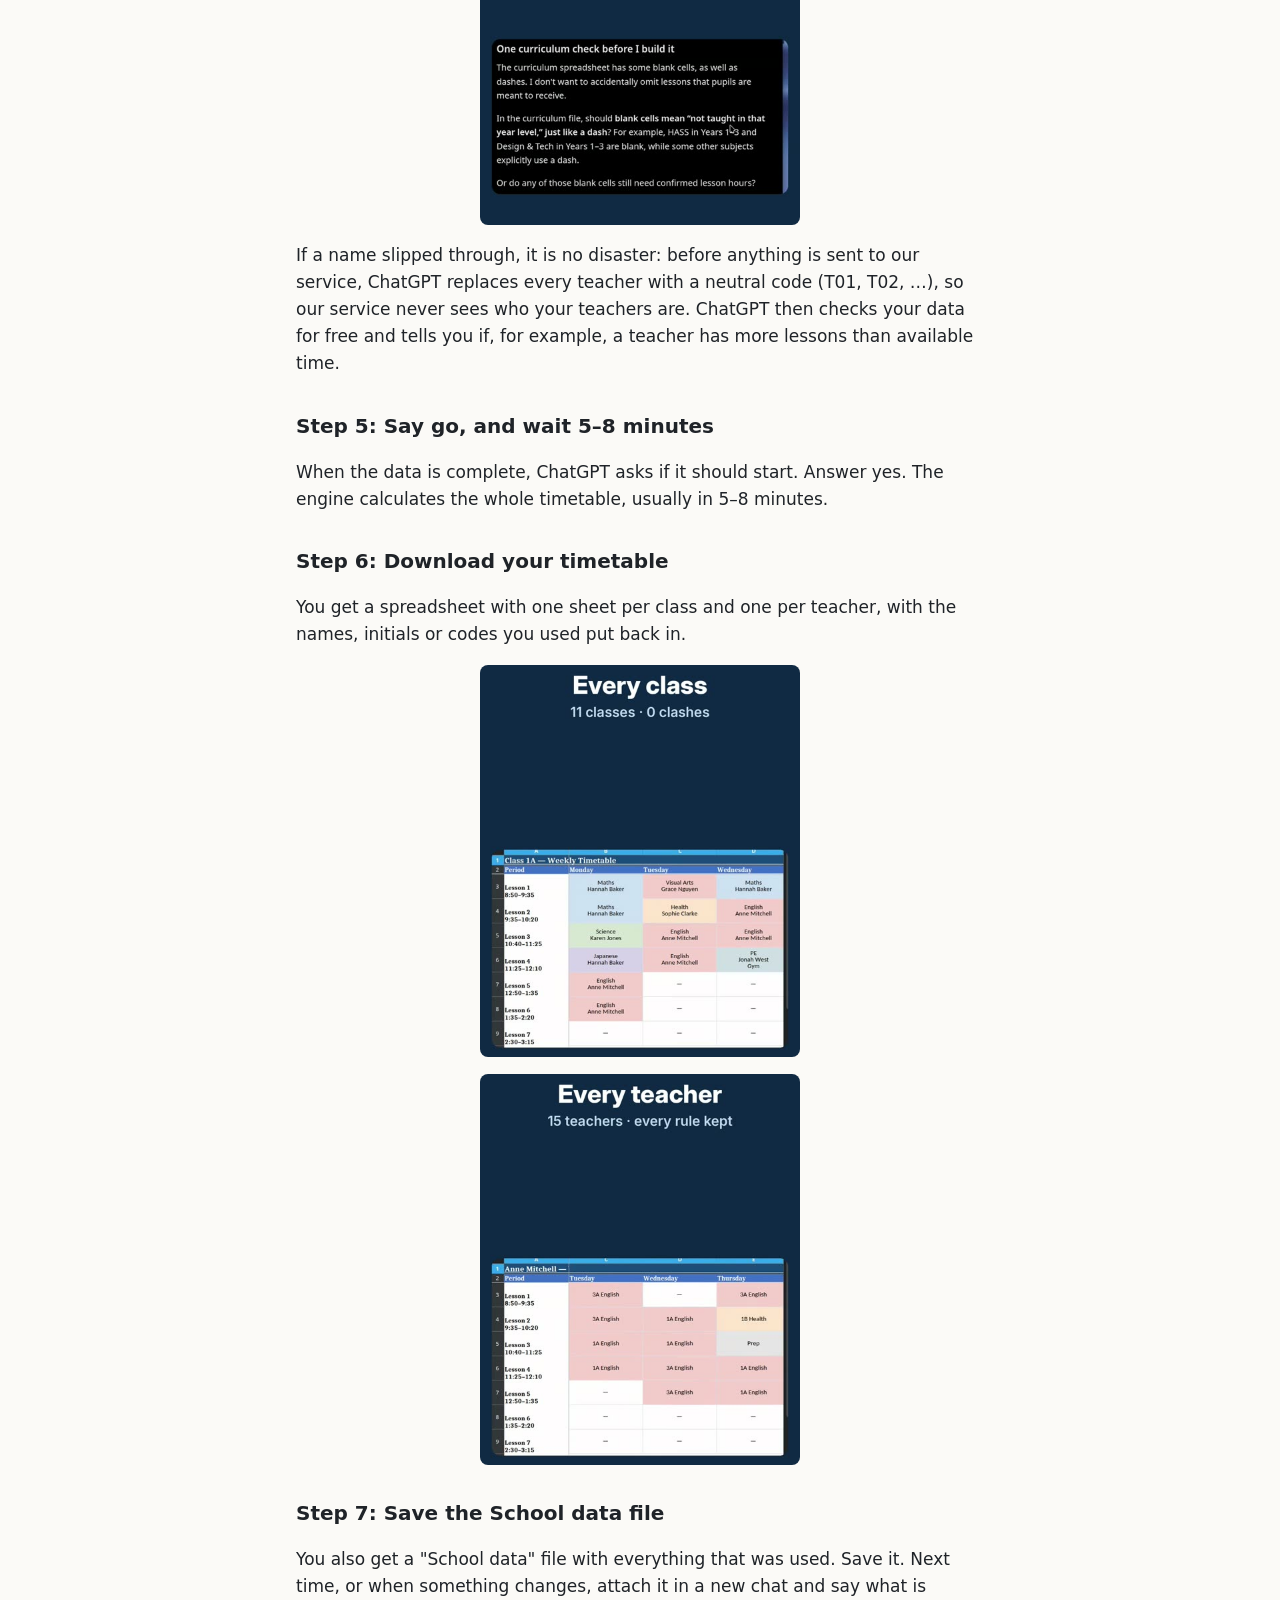
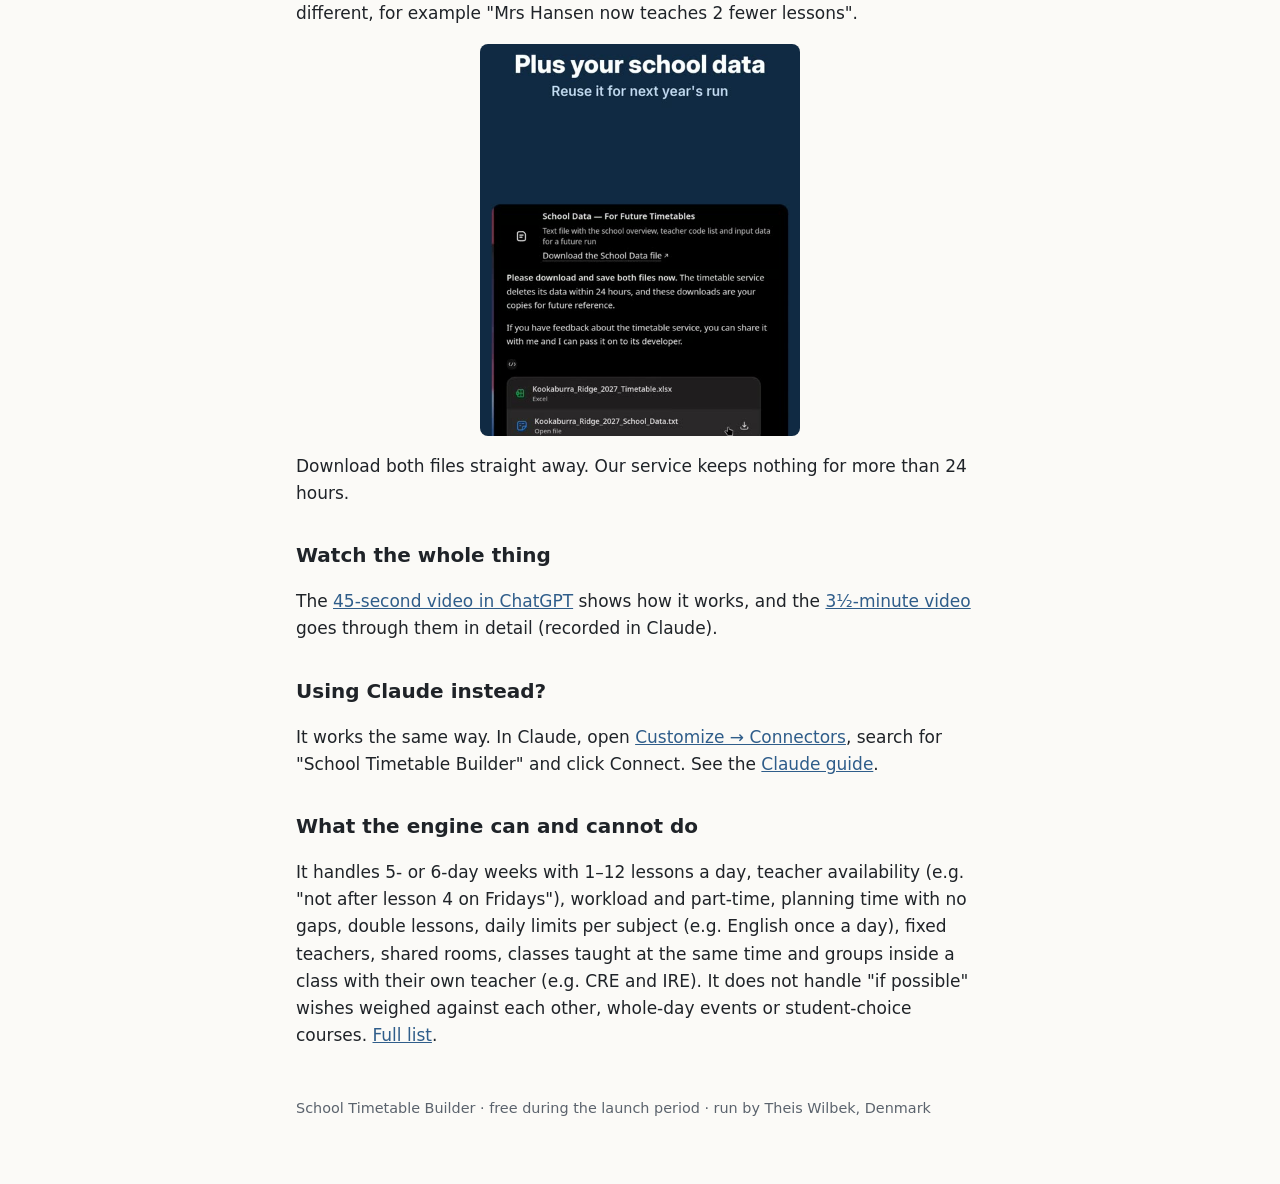
<file: how-to-make-a-school-timetable-with-chatgpt.html>
<!doctype html>
<html lang="en">
<head>
<meta charset="utf-8">
<meta name="viewport" content="width=device-width, initial-scale=1">
<link rel="icon" type="image/png" href="icon-512.png">
<title>How to make a school timetable with ChatGPT (step by step)</title>
<meta name="description" content="Step-by-step guide: make a complete, clash-free school timetable for every class and teacher with ChatGPT or Claude, using the free School Timetable Builder app. Works from your existing spreadsheets and notes.">
<link rel="canonical" href="https://wilbek-source.github.io/timetable-builder/how-to-make-a-school-timetable-with-chatgpt.html">
<link rel="alternate" hreflang="en" href="https://wilbek-source.github.io/timetable-builder/how-to-make-a-school-timetable-with-chatgpt.html">
<link rel="alternate" hreflang="es" href="https://wilbek-source.github.io/timetable-builder/como-hacer-un-horario-escolar-con-chatgpt.html">
<meta property="og:type" content="website">
<meta property="og:site_name" content="School Timetable Builder">
<meta property="og:title" content="How to make a school timetable with ChatGPT (step by step)">
<meta property="og:description" content="Step-by-step guide: make a complete, clash-free school timetable for every class and teacher with ChatGPT or Claude, using the free School Timetable Builder app. Works from your existing spreadsheets and notes.">
<meta property="og:url" content="https://wilbek-source.github.io/timetable-builder/how-to-make-a-school-timetable-with-chatgpt.html">
<meta property="og:image" content="https://wilbek-source.github.io/timetable-builder/demo.jpg">
<meta property="og:image:width" content="1280">
<meta property="og:image:height" content="720">
<meta name="twitter:card" content="summary_large_image">
<link rel="stylesheet" href="style.css">
</head>
<body>
<main>
<nav><a href="index.html">How it works</a><a href="how-to-make-a-school-timetable-with-chatgpt.html">ChatGPT guide</a><a href="how-to-make-a-school-timetable-with-claude.html">Claude guide</a><a href="privacy.html">Privacy</a><a href="terms.html">Terms</a><a href="como-hacer-un-horario-escolar-con-chatgpt.html" hreflang="es">Español</a></nav>

<h1>How to make a school timetable with ChatGPT</h1>
<p class="meta">A step-by-step guide for primary and lower-secondary schools. You will
end up with a weekly timetable for every class and every teacher, with no clashes,
as a spreadsheet you can download. It takes about 15 minutes of your time plus
5–8 minutes of calculation.</p>

<div class="box first">
<p><strong>Free. Best done on a computer</strong> – that is where your school files are. Reading this on your phone? Send this page to yourself and try it when you are at your desk.</p>
<p><a class="button share" data-url="https://wilbek-source.github.io/timetable-builder/how-to-make-a-school-timetable-with-chatgpt.html" href="mailto:?subject=School%20timetable%20guide&amp;body=https%3A//wilbek-source.github.io/timetable-builder/how-to-make-a-school-timetable-with-chatgpt.html">Send this page to myself</a></p>
</div>

<p class="video"><a href="https://youtu.be/QCTekFEjFBQ"><img src="demo.jpg"
width="1280" height="720" alt="Video: a complete school timetable from messy spreadsheets, step by step"></a><br>
<strong><a href="https://youtu.be/QCTekFEjFBQ">Watch the full demo (3½ min)</a></strong> – from messy
staff lists to a finished timetable, a real run with a fictional school. Recorded in Claude; ChatGPT works the same way.</p>

<h2>Why ChatGPT alone is not enough</h2>
<p>If you simply ask ChatGPT (or any other AI chatbot) to "make a school timetable",
it will write one, but it cannot check it. With 10 classes, 15 teachers, shared
rooms and part-time staff, the result almost always has hidden clashes: a teacher in
two rooms at once, or a class with too few maths lessons. A timetable is a puzzle
that has to be calculated, not written.</p>
<p>School Timetable Builder is a free app for ChatGPT and Claude that solves this.
ChatGPT does what it is good at (reading your files and asking you questions), and
our timetabling engine does the calculation. Every rule you give is a firm rule:
either the timetable meets all of them, or you get a plain explanation of what
clashes.</p>

<h2>What you need</h2>
<ul>
<li>A ChatGPT account. The app also works on the free plan (see the tip about files in step 3).</li>
<li>Whatever you already have about next year: staff list, subject hours per
grade, bell times, room list, notes from the principal. Messy spreadsheets and
Word files are fine (on the free plan, see step 3).</li>
</ul>

<div class="box">
<h3>Before you upload: use initials or staff codes</h3>
<p>We recommend replacing teachers' names with initials or your school's staff codes
(for example "MW" or "T07") in your files <em>before</em> you upload them. Then
neither ChatGPT nor our service ever sees real names, and the timetable comes back
with the same initials or codes. Keep your own list of who is who.</p>
<p>This is a must if your school does not allow personal information in AI tools.
Pupils' names and other pupil details are never needed – leave them out.</p>
<p>Tip: in ChatGPT you can turn off <strong>Settings → Data controls → Improve the
model for everyone</strong>.</p>
</div>

<h2>Step 1: Add the app to ChatGPT</h2>
<p>In ChatGPT, open <strong>Plugins</strong> and search for "School Timetable".
Or go straight to <a href="https://chatgpt.com/plugins/plugin_asdk_app_6ace1e8cd2e88191873b77d3de760c68">School
Timetable Builder in ChatGPT</a>.</p>
<p class="step"><a href="howto-1.jpg"><img src="howto-1.jpg" width="480" height="729" loading="lazy"
alt="ChatGPT Plugins page with a search for School Timetable showing School Timetable Builder"></a></p>

<h2>Step 2: Click Connect</h2>
<p>Click <strong>Install plugin</strong> and then <strong>Connect</strong>. No
account or login is needed.</p>
<p class="step"><a href="howto-2.jpg"><img src="howto-2.jpg" width="480" height="729" loading="lazy"
alt="The Connect School Timetable Builder dialog in ChatGPT"></a></p>

<h2>Step 3: Choose the app and add your files in a new chat</h2>
<p>Start a new chat. Click <strong>+</strong> below the message box (on some screens
under <strong>More</strong>) and choose <strong>School Timetable Builder</strong>. Its
name now shows in the message box. You can also type <strong>@School Timetable
Builder</strong>.</p>
<p>Then attach your files and write something like "Use School Timetable Builder to make
next year's timetable for our school". You can write in your own language.</p>
<p>If you skip choosing the app, ChatGPT may try to write the timetable itself –
without our engine and without checking for clashes.</p>
<div class="box">
<h3>On the free ChatGPT plan: only a few files a day</h3>
<p>The free plan only lets you attach a few files a day. Put everything in
<strong>one document</strong> instead: copy the staff list, subject hours, bell times
and notes into one Word file. Or paste the text straight into the chat. On a paid plan
you can attach your files as they are.</p>
</div>
<p class="step"><a href="howto-3.jpg"><img src="howto-3.jpg" width="480" height="729" loading="lazy"
alt="A new ChatGPT chat with five school files attached: staff list, curriculum hours, bell times, rooms and notes"></a></p>
<p class="note">On the free plan, use one document instead of the 5 files in the
screenshot.</p>
<p>Want to try first without your own data? Download our
<a href="sample-school.docx">sample school</a> (one Word document, made-up names) and
use that.</p>

<h2>Step 4: Answer the questions</h2>
<p>ChatGPT reads every file, sums up what it found and only asks about what it
cannot work out itself, one topic at a time. Typical questions: Which teacher
covers this subject? Does a blank cell mean "not taught"? Is a teacher unavailable
on certain days?</p>
<p class="step"><a href="howto-4.jpg"><img src="howto-4.jpg" width="480" height="587" loading="lazy"
alt="ChatGPT asks whether blank cells in the curriculum file mean the subject is not taught"></a></p>
<p>If a name slipped through, it is no disaster: before anything is sent to our
service, ChatGPT replaces every teacher with a neutral code (T01, T02, …), so our
service never sees who your teachers are. ChatGPT then checks your data
for free and tells you if, for example, a teacher has more lessons than available
time.</p>

<h2>Step 5: Say go, and wait 5–8 minutes</h2>
<p>When the data is complete, ChatGPT asks if it should start. Answer yes. The
engine calculates the whole timetable, usually in 5–8 minutes.</p>

<h2>Step 6: Download your timetable</h2>
<p>You get a spreadsheet with one sheet per class and one per teacher, with the
names, initials or codes you used put back in.</p>
<p class="step"><a href="howto-5.jpg"><img src="howto-5.jpg" width="480" height="587" loading="lazy"
alt="A colour-coded weekly timetable for class 1A"></a></p>
<p class="step"><a href="howto-6.jpg"><img src="howto-6.jpg" width="480" height="587" loading="lazy"
alt="A weekly timetable for one teacher"></a></p>

<h2>Step 7: Save the School data file</h2>
<p>You also get a "School data" file with everything that was used. Save it. Next
time, or when something changes, attach it in a new chat and say what is
different, for example "Mrs Hansen now teaches 2 fewer lessons".</p>
<p class="step"><a href="howto-7.jpg"><img src="howto-7.jpg" width="480" height="587" loading="lazy"
alt="ChatGPT hands over the timetable spreadsheet and the School data file for download"></a></p>
<p>Download both files straight away. Our service keeps nothing for more than 24
hours.</p>

<h2>Watch the whole thing</h2>
<p>The <a href="https://youtube.com/shorts/SOAwNf_KD2U">45-second video in ChatGPT</a>
shows how it works, and the <a href="https://youtu.be/QCTekFEjFBQ">3½-minute
video</a> goes through them in detail (recorded in Claude).</p>

<h2>Using Claude instead?</h2>
<p>It works the same way. In Claude, open
<a href="https://claude.ai/customize/connectors">Customize → Connectors</a>, search
for "School Timetable Builder" and click Connect. See the
<a href="how-to-make-a-school-timetable-with-claude.html">Claude guide</a>.</p>

<h2>What the engine can and cannot do</h2>
<p>It handles 5- or 6-day weeks with 1–12 lessons a day, teacher availability (e.g. "not
after lesson 4 on Fridays"), workload and part-time, planning time with no gaps,
double lessons, daily limits per subject (e.g. English once a day), fixed teachers,
shared rooms, classes taught at the same time and groups inside a class with their own
teacher (e.g. CRE and IRE). It does not handle "if possible" wishes weighed against
each other, whole-day events or student-choice courses.
<a href="index.html">Full list</a>.</p>

<footer>School Timetable Builder · free during the launch period · run by Theis Wilbek, Denmark</footer>
</main>
<script>
document.querySelectorAll('a.share').forEach(function (a) {
  if (!navigator.share) return;
  a.addEventListener('click', function (e) {
    e.preventDefault();
    navigator.share({ title: document.title, url: a.dataset.url }).catch(function () {});
  });
});
</script>
</body>
</html>
</file>
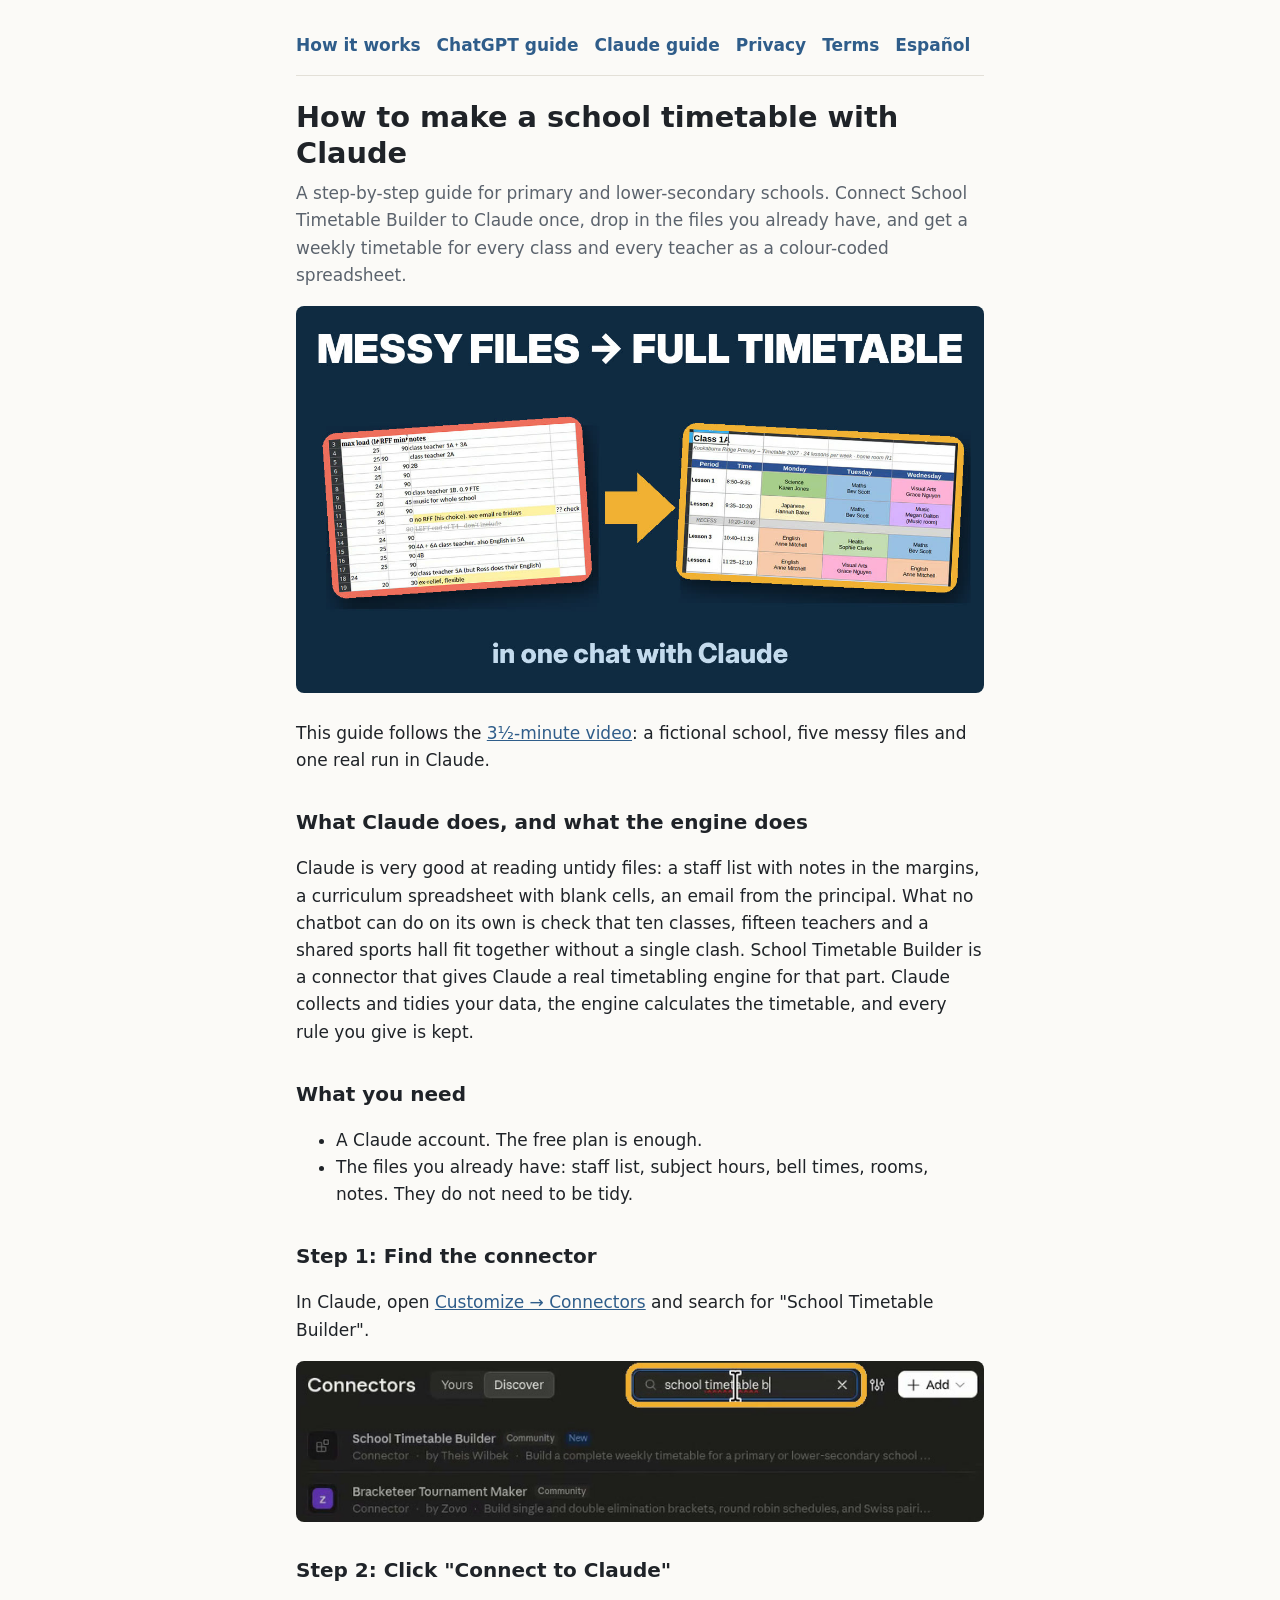
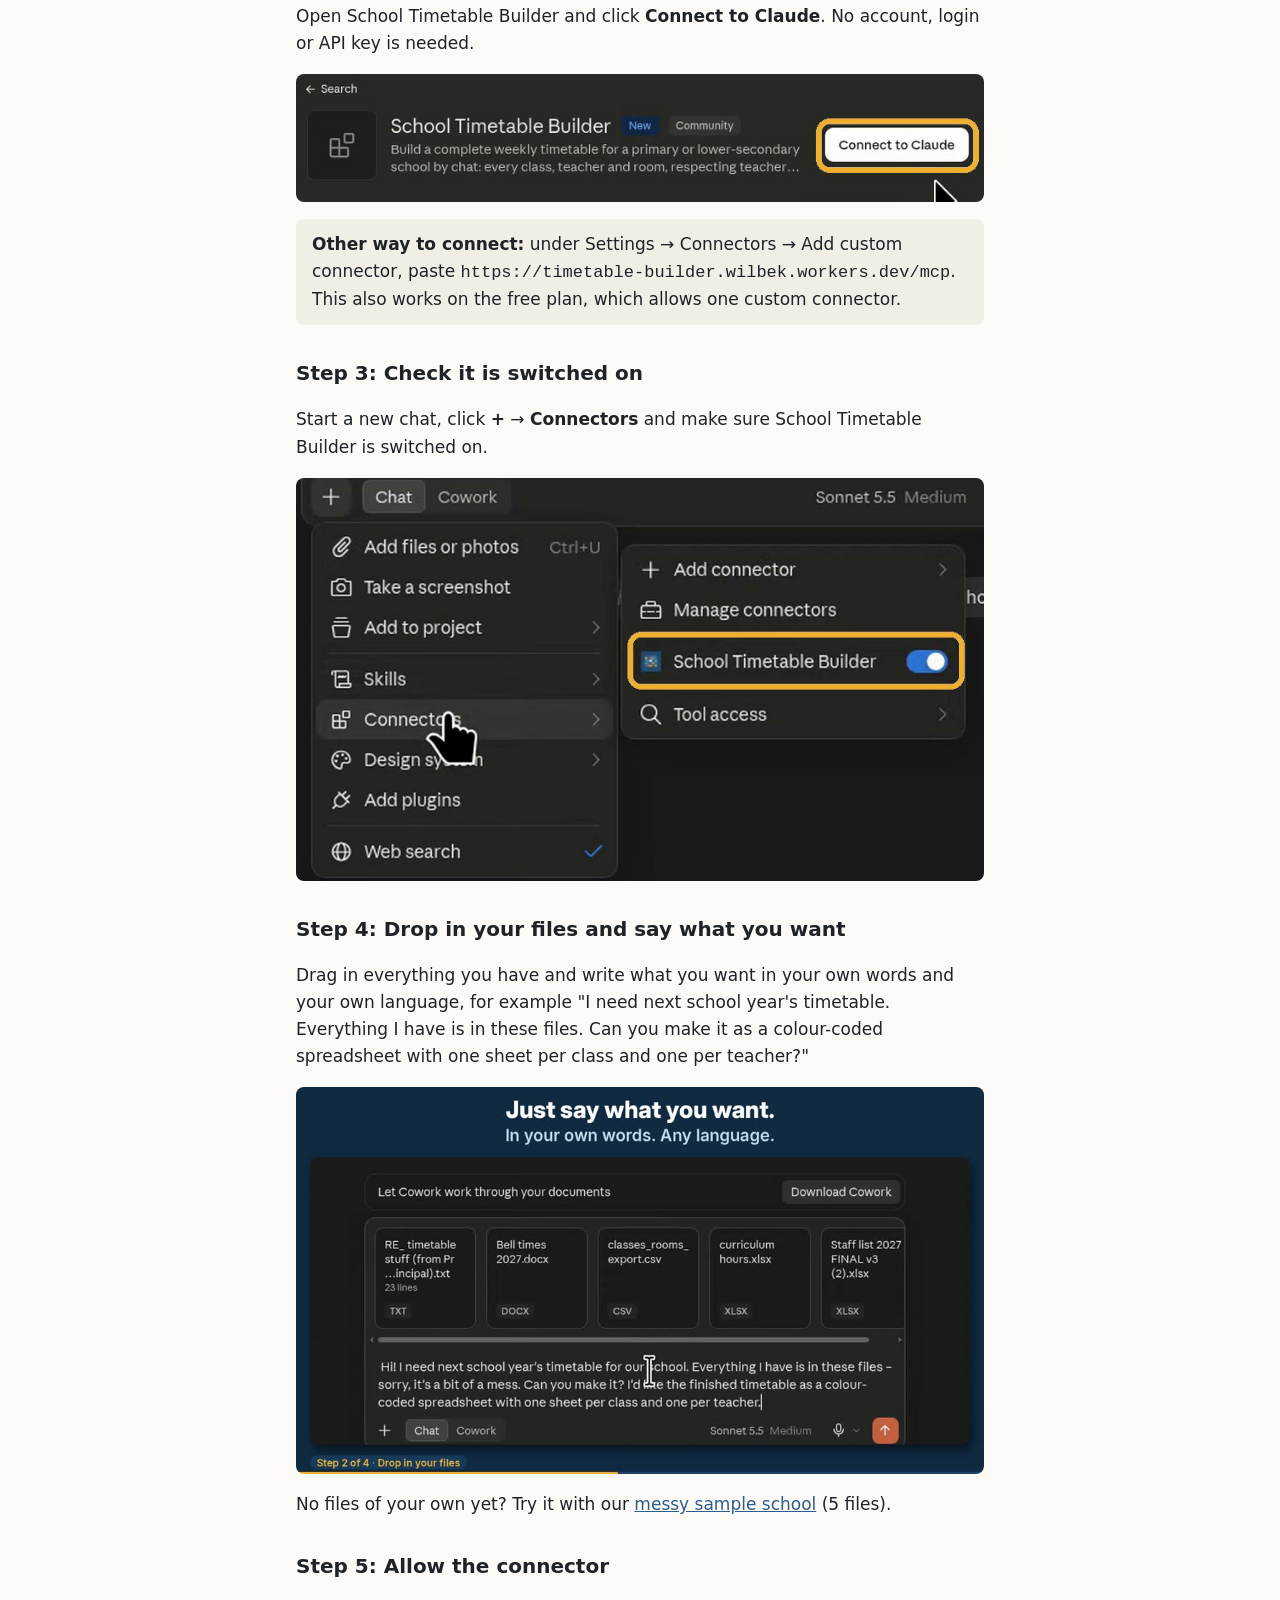
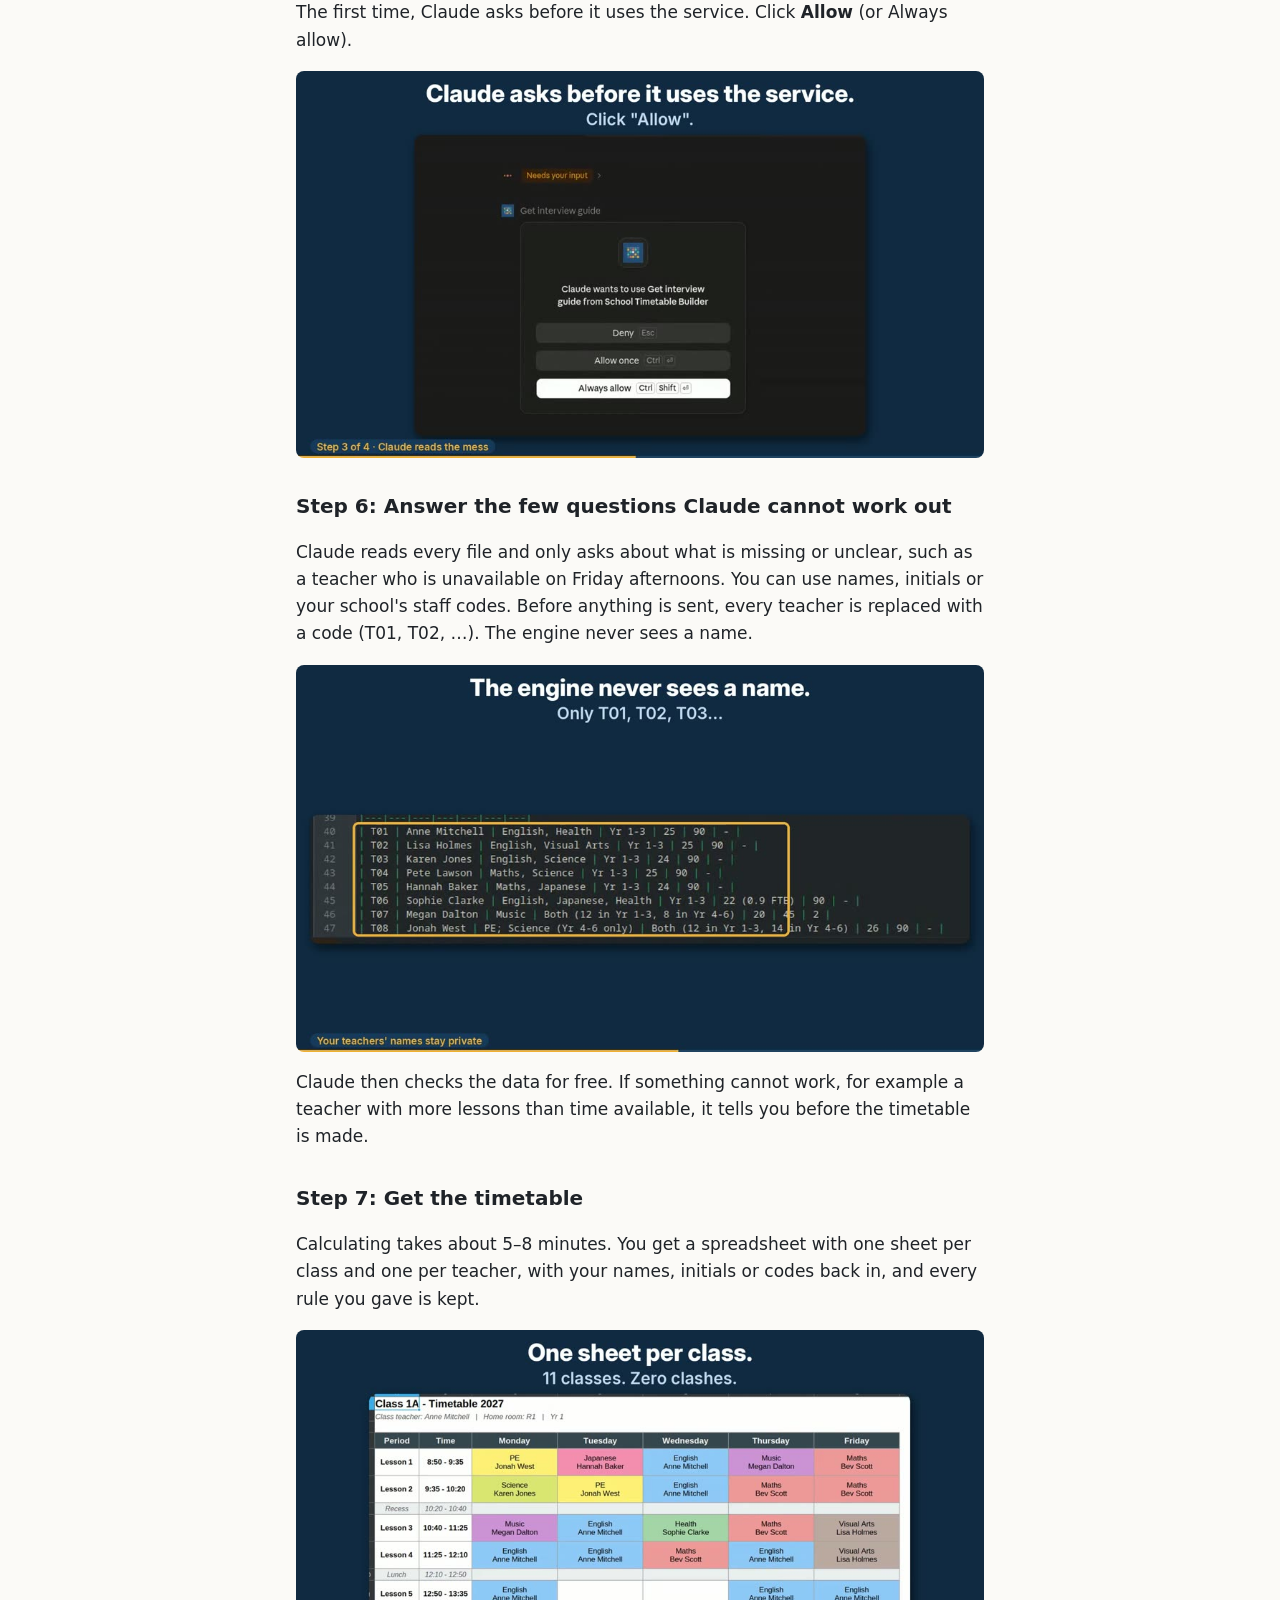
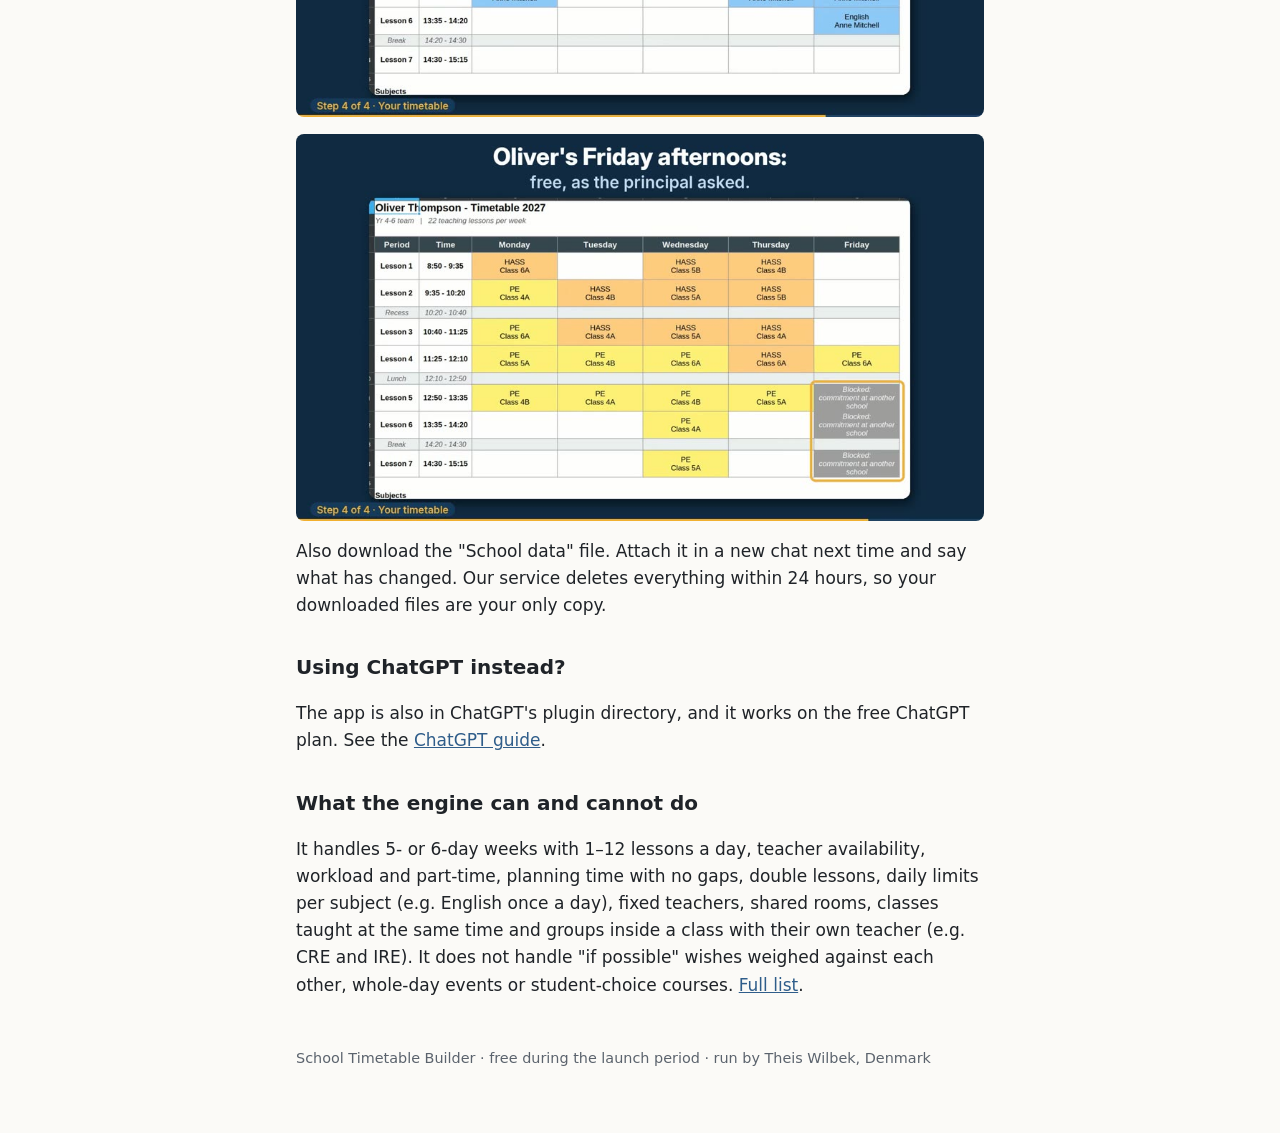
<file: how-to-make-a-school-timetable-with-claude.html>
<!doctype html>
<html lang="en">
<head>
<meta charset="utf-8">
<meta name="viewport" content="width=device-width, initial-scale=1">
<link rel="icon" type="image/png" href="icon-512.png">
<title>How to make a school timetable with Claude (step by step)</title>
<meta name="description" content="Step-by-step guide: connect the free School Timetable Builder to Claude and turn messy spreadsheets into a clash-free weekly timetable for every class and teacher. Works on the free Claude plan.">
<link rel="canonical" href="https://wilbek-source.github.io/timetable-builder/how-to-make-a-school-timetable-with-claude.html">
<meta property="og:type" content="website">
<meta property="og:site_name" content="School Timetable Builder">
<meta property="og:title" content="How to make a school timetable with Claude (step by step)">
<meta property="og:description" content="Step-by-step guide: connect the free School Timetable Builder to Claude and turn messy spreadsheets into a clash-free weekly timetable for every class and teacher. Works on the free Claude plan.">
<meta property="og:url" content="https://wilbek-source.github.io/timetable-builder/how-to-make-a-school-timetable-with-claude.html">
<meta property="og:image" content="https://wilbek-source.github.io/timetable-builder/demo.jpg">
<meta property="og:image:width" content="1280">
<meta property="og:image:height" content="720">
<meta name="twitter:card" content="summary_large_image">
<link rel="stylesheet" href="style.css">
</head>
<body>
<main>
<nav><a href="index.html">How it works</a><a href="how-to-make-a-school-timetable-with-chatgpt.html">ChatGPT guide</a><a href="how-to-make-a-school-timetable-with-claude.html">Claude guide</a><a href="privacy.html">Privacy</a><a href="terms.html">Terms</a><a href="como-hacer-un-horario-escolar-con-chatgpt.html" hreflang="es">Español</a></nav>

<h1>How to make a school timetable with Claude</h1>
<p class="meta">A step-by-step guide for primary and lower-secondary schools. Connect
School Timetable Builder to Claude once, drop in the files you already have, and get a
weekly timetable for every class and every teacher as a colour-coded spreadsheet.</p>

<p class="video"><a href="https://youtu.be/QCTekFEjFBQ"><img src="demo.jpg"
width="1280" height="720" alt="Video: making a school timetable in Claude, step by step from messy spreadsheets"></a><br>
This guide follows the <a href="https://youtu.be/QCTekFEjFBQ">3½-minute video</a>:
a fictional school, five messy files and one real run in Claude.</p>

<h2>What Claude does, and what the engine does</h2>
<p>Claude is very good at reading untidy files: a staff list with notes in the
margins, a curriculum spreadsheet with blank cells, an email from the principal. What
no chatbot can do on its own is check that ten classes, fifteen teachers and a shared
sports hall fit together without a single clash. School Timetable Builder is a
connector that gives Claude a real timetabling engine for that part. Claude collects
and tidies your data, the engine calculates the timetable, and every rule you give is
kept.</p>

<h2>What you need</h2>
<ul>
<li>A Claude account. The free plan is enough.</li>
<li>The files you already have: staff list, subject hours, bell times, rooms, notes.
They do not need to be tidy.</li>
</ul>

<h2>Step 1: Find the connector</h2>
<p>In Claude, open <a href="https://claude.ai/customize/connectors">Customize →
Connectors</a> and search for "School Timetable Builder".</p>
<p class="step wide"><a href="claude-1.jpg"><img src="claude-1.jpg" width="810" height="190" loading="lazy"
alt="Claude's connector directory with a search for School Timetable Builder"></a></p>

<h2>Step 2: Click "Connect to Claude"</h2>
<p>Open School Timetable Builder and click <strong>Connect to Claude</strong>. No account,
login or API key is needed.</p>
<p class="step wide"><a href="claude-2.jpg"><img src="claude-2.jpg" width="810" height="150" loading="lazy"
alt="The School Timetable Builder page in Claude with the Connect to Claude button"></a></p>
<div class="box">
<strong>Other way to connect:</strong> under Settings → Connectors → Add custom
connector, paste <code>https://timetable-builder.wilbek.workers.dev/mcp</code>. This
also works on the free plan, which allows one custom connector.
</div>

<h2>Step 3: Check it is switched on</h2>
<p>Start a new chat, click <strong>+</strong> → <strong>Connectors</strong> and make
sure School Timetable Builder is switched on.</p>
<p class="step wide"><a href="claude-3.jpg"><img src="claude-3.jpg" width="820" height="480" loading="lazy"
alt="The plus menu in a new Claude chat showing School Timetable Builder switched on"></a></p>

<h2>Step 4: Drop in your files and say what you want</h2>
<p>Drag in everything you have and write what you want in your own words and your own
language, for example "I need next school year's timetable. Everything I have is in
these files. Can you make it as a colour-coded spreadsheet with one sheet per class
and one per teacher?"</p>
<p class="step wide"><a href="claude-4.jpg"><img src="claude-4.jpg" width="960" height="540" loading="lazy"
alt="Five school files attached in Claude with a request for next year's timetable"></a></p>
<p>No files of your own yet? Try it with our
<a href="messy-sample-school.zip">messy sample school</a> (5 files).</p>

<h2>Step 5: Allow the connector</h2>
<p>The first time, Claude asks before it uses the service. Click
<strong>Allow</strong> (or Always allow).</p>
<p class="step wide"><a href="claude-5.jpg"><img src="claude-5.jpg" width="960" height="540" loading="lazy"
alt="Claude asks for permission to use School Timetable Builder"></a></p>

<h2>Step 6: Answer the few questions Claude cannot work out</h2>
<p>Claude reads every file and only asks about what is missing or unclear, such as a
teacher who is unavailable on Friday afternoons. You can use names, initials or
your school's staff codes. Before anything is sent, every teacher is replaced with a
code (T01, T02, …). The engine never sees a name.</p>
<p class="step wide"><a href="claude-6.jpg"><img src="claude-6.jpg" width="960" height="540" loading="lazy"
alt="Claude's list of teachers with the codes T01 to T08 used instead of names"></a></p>
<p>Claude then checks the data for free. If something cannot work, for example a
teacher with more lessons than time available, it tells you before the timetable is
made.</p>

<h2>Step 7: Get the timetable</h2>
<p>Calculating takes about 5–8 minutes. You get a spreadsheet with one sheet per class
and one per teacher, with your names, initials or codes back in, and every rule you gave is kept.</p>
<p class="step wide"><a href="claude-7.jpg"><img src="claude-7.jpg" width="960" height="540" loading="lazy"
alt="Colour-coded weekly timetable for class 1A"></a></p>
<p class="step wide"><a href="claude-8.jpg"><img src="claude-8.jpg" width="960" height="540" loading="lazy"
alt="A teacher's timetable with Friday afternoons kept free, as the principal asked"></a></p>
<p>Also download the "School data" file. Attach it in a new chat next time and say what
has changed. Our service deletes everything within 24 hours, so your downloaded files
are your only copy.</p>

<h2>Using ChatGPT instead?</h2>
<p>The app is also in ChatGPT's plugin directory, and it works on the free ChatGPT
plan. See the <a href="how-to-make-a-school-timetable-with-chatgpt.html">ChatGPT
guide</a>.</p>

<h2>What the engine can and cannot do</h2>
<p>It handles 5- or 6-day weeks with 1–12 lessons a day, teacher availability, workload and
part-time, planning time with no gaps, double lessons, daily limits per subject (e.g.
English once a day), fixed teachers, shared rooms, classes taught at the same time and
groups inside a class with their own teacher (e.g. CRE and IRE). It does not handle "if
possible" wishes weighed against each other, whole-day events or student-choice
courses. <a href="index.html">Full list</a>.</p>

<footer>School Timetable Builder · free during the launch period · run by Theis Wilbek, Denmark</footer>
</main>
</body>
</html>
</file>
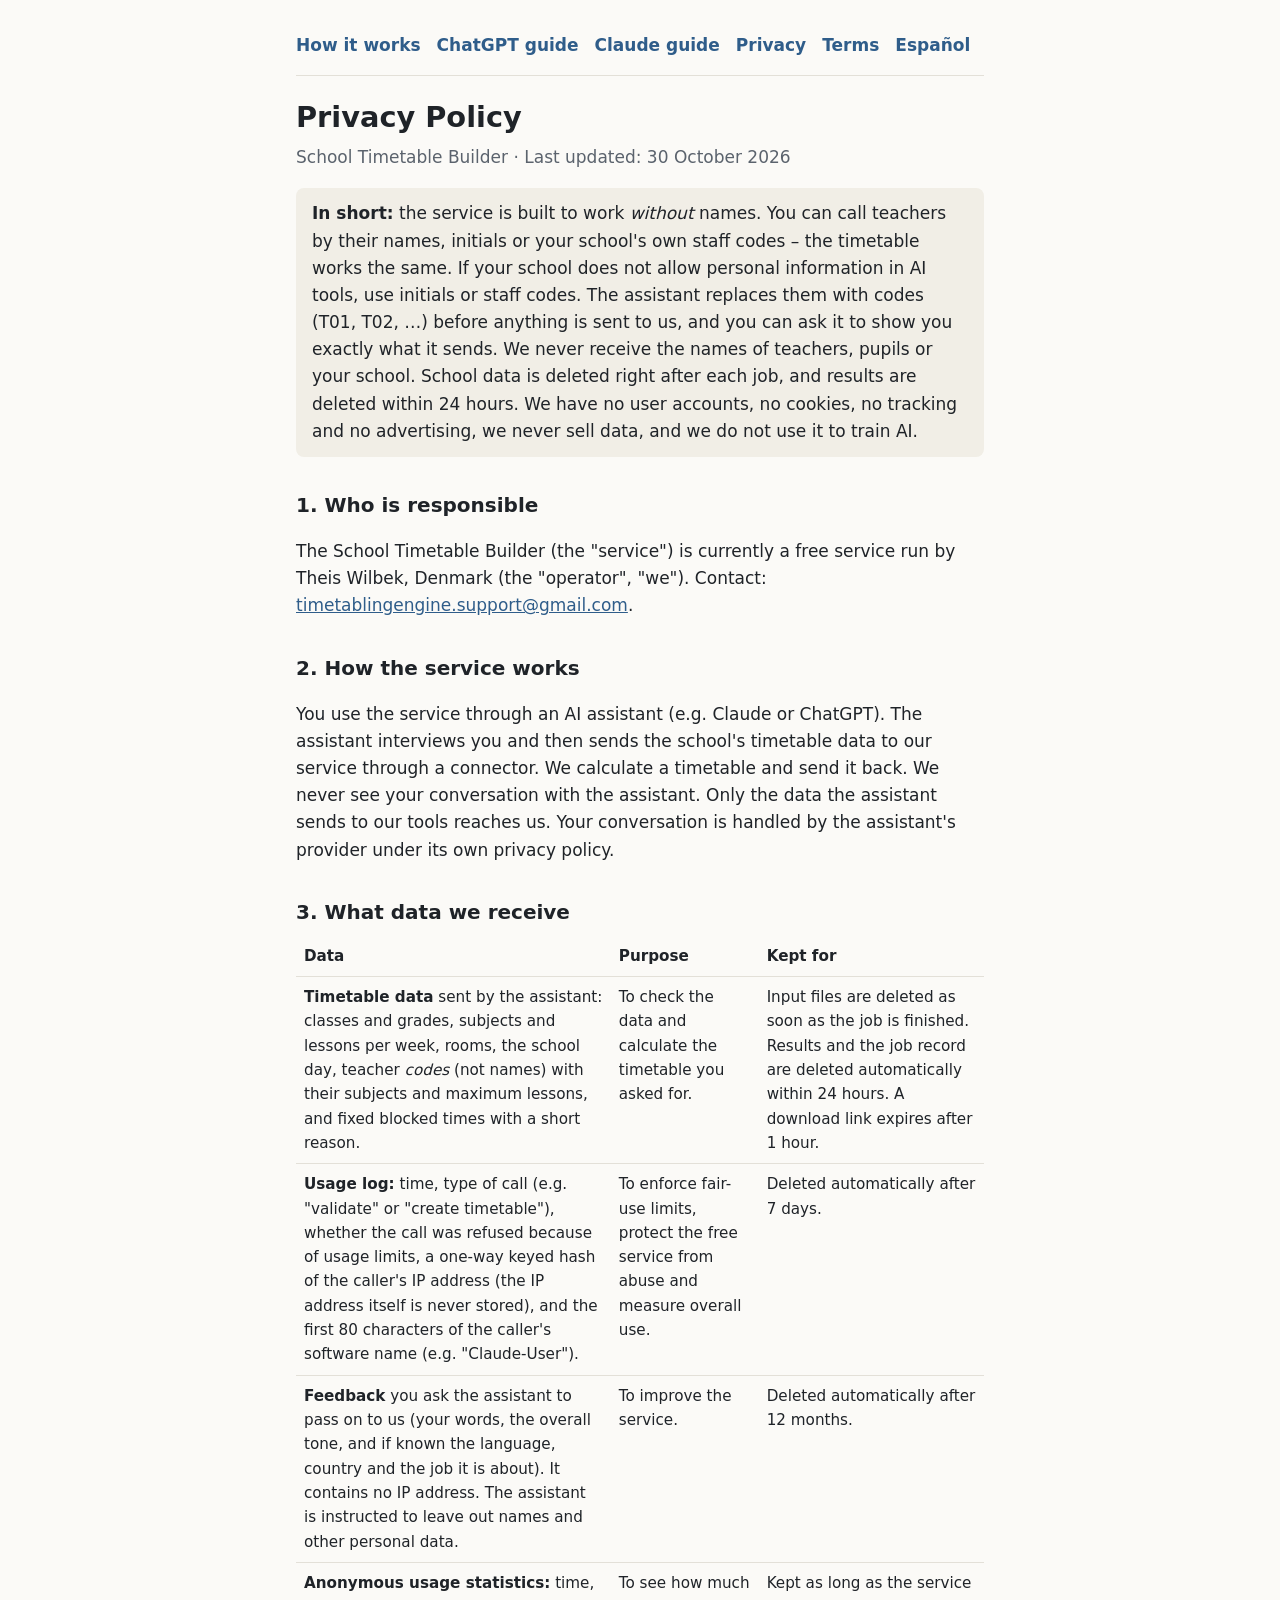
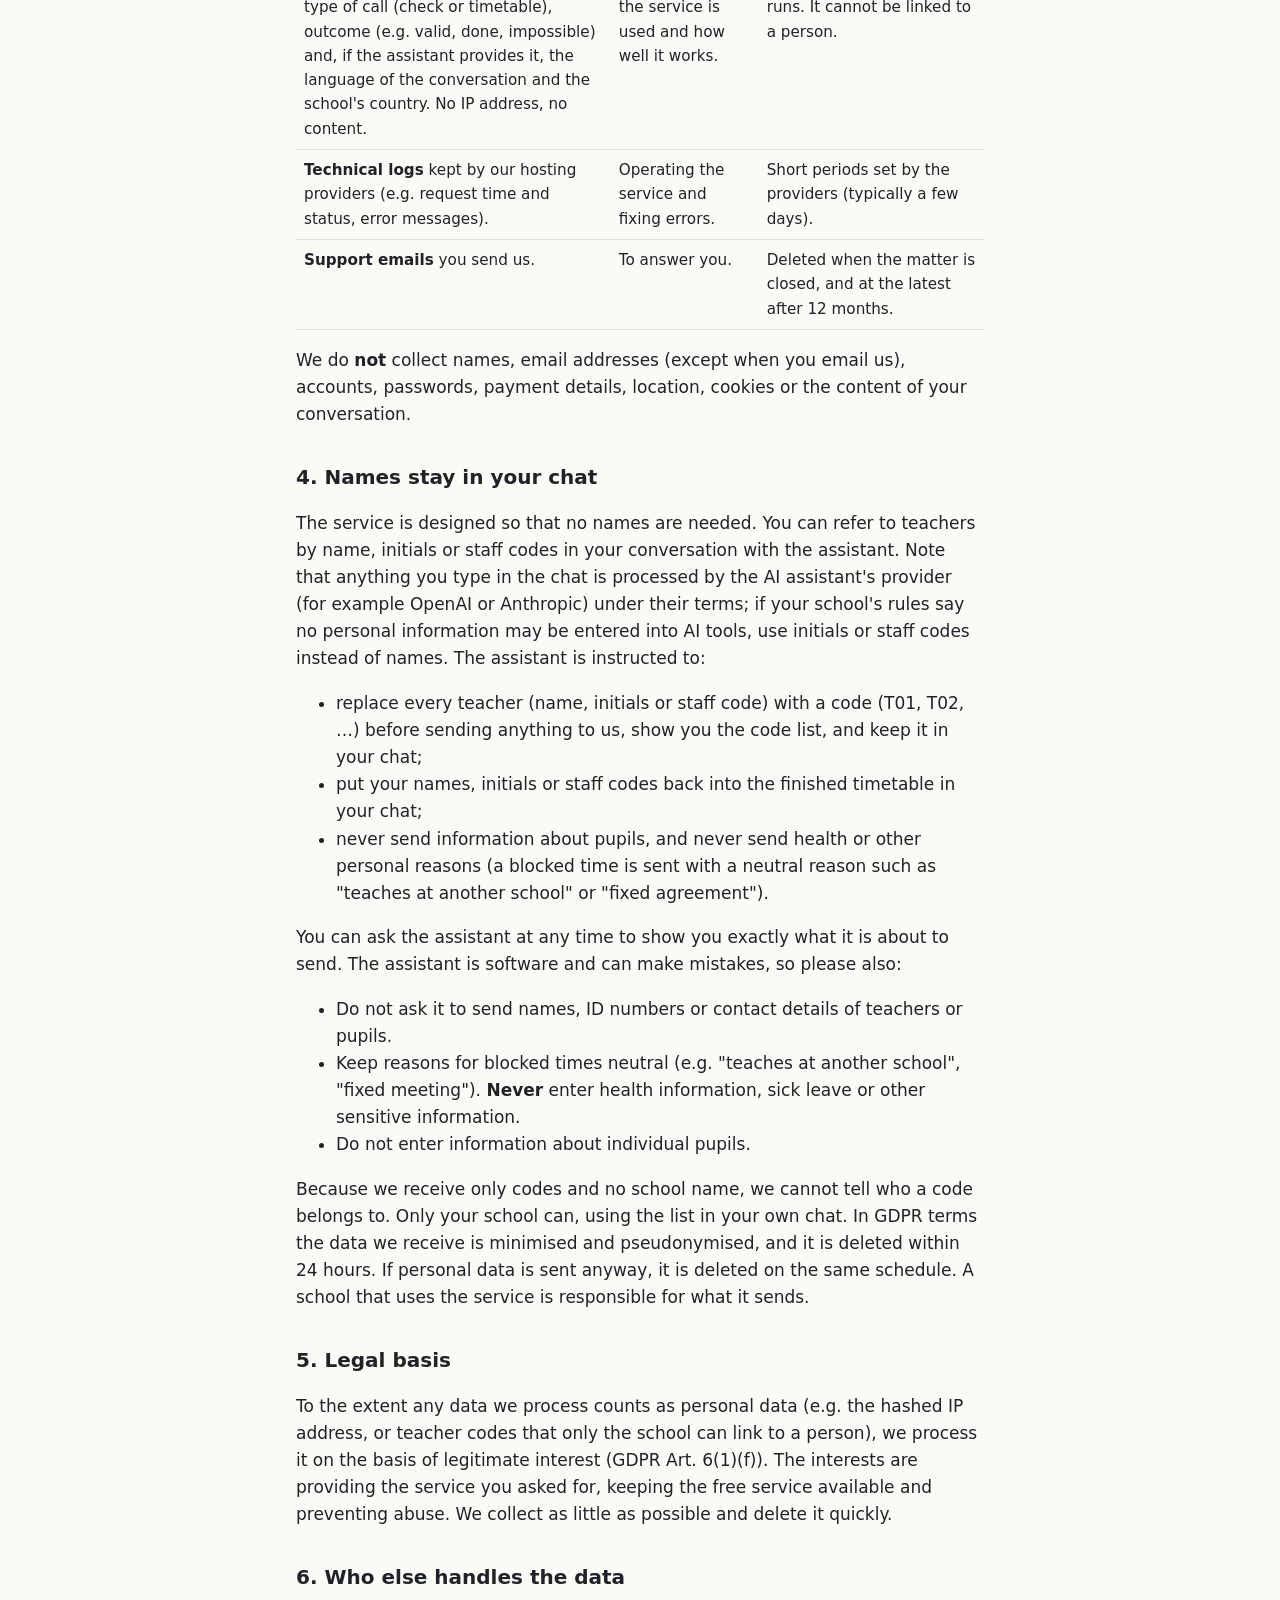
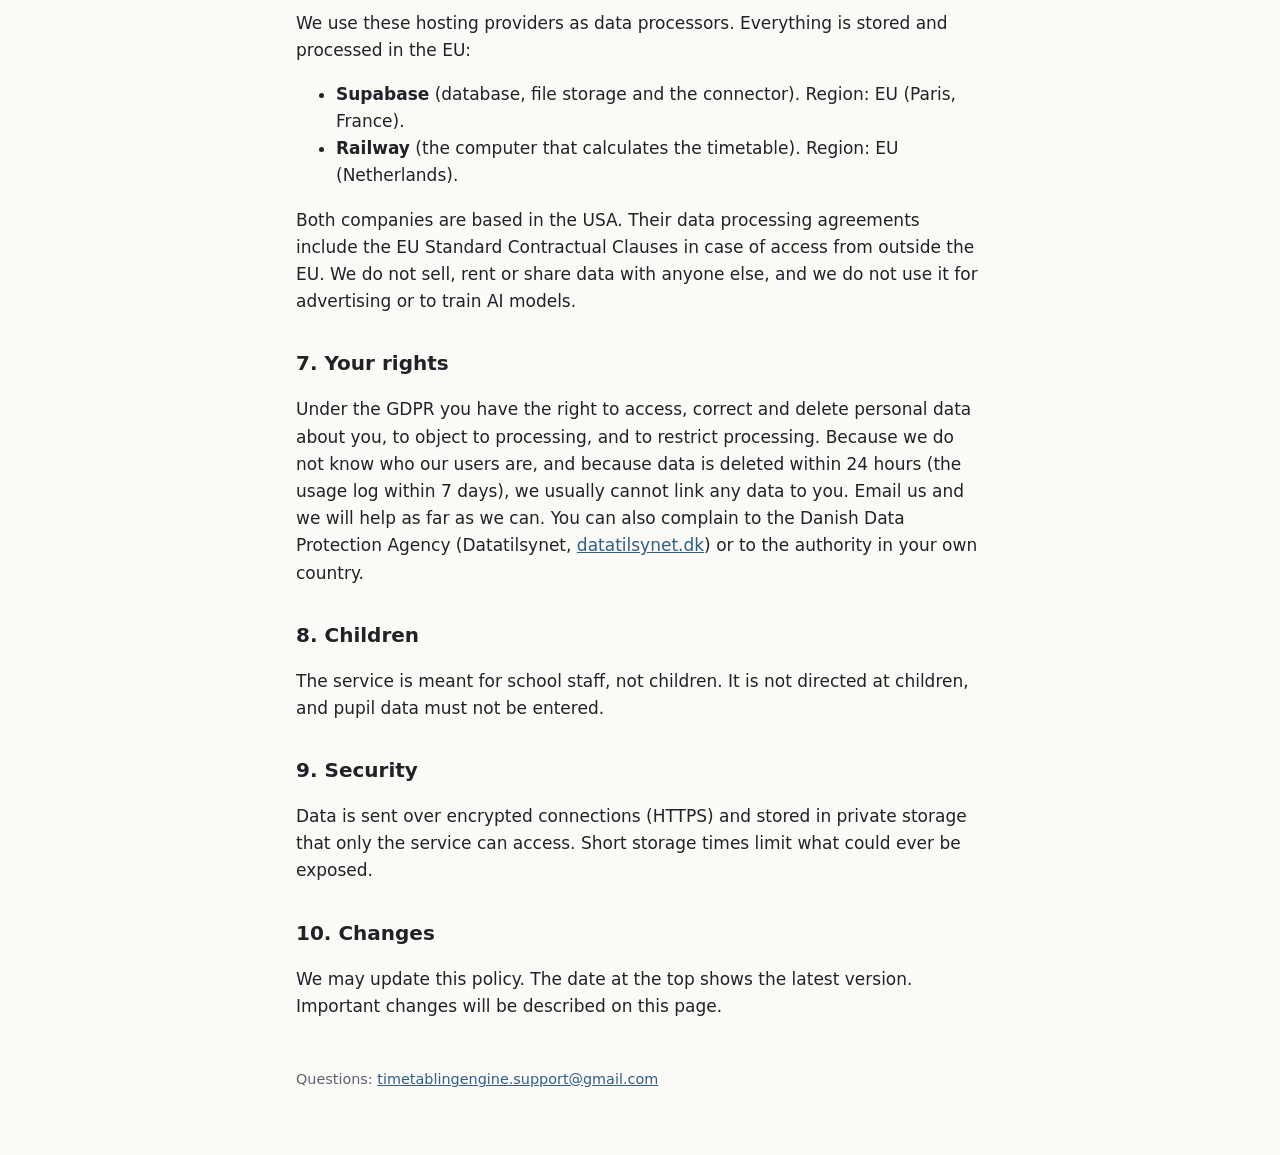
<file: privacy.html>
<!doctype html>
<html lang="en">
<head>
<meta charset="utf-8">
<meta name="viewport" content="width=device-width, initial-scale=1">
<link rel="icon" type="image/png" href="icon-512.png">
<title>Privacy Policy – School Timetable Builder</title>
<link rel="canonical" href="https://wilbek-source.github.io/timetable-builder/privacy.html">
<meta property="og:type" content="website">
<meta property="og:site_name" content="School Timetable Builder">
<meta property="og:title" content="Privacy Policy – School Timetable Builder">
<meta property="og:description" content="Privacy Policy – School Timetable Builder">
<meta property="og:url" content="https://wilbek-source.github.io/timetable-builder/privacy.html">
<meta property="og:image" content="https://wilbek-source.github.io/timetable-builder/demo.jpg">
<meta property="og:image:width" content="1280">
<meta property="og:image:height" content="720">
<meta name="twitter:card" content="summary_large_image">
<link rel="stylesheet" href="style.css">
</head>
<body>
<main>
<nav><a href="index.html">How it works</a><a href="how-to-make-a-school-timetable-with-chatgpt.html">ChatGPT guide</a><a href="how-to-make-a-school-timetable-with-claude.html">Claude guide</a><a href="privacy.html">Privacy</a><a href="terms.html">Terms</a><a href="como-hacer-un-horario-escolar-con-chatgpt.html" hreflang="es">Español</a></nav>

<h1>Privacy Policy</h1>
<p class="meta">School Timetable Builder · Last updated: 30 October 2026</p>

<div class="box">
<strong>In short:</strong> the service is built to work <em>without</em> names.
You can call teachers by their names, initials or your school's own staff codes –
the timetable works the same. If your school does not allow personal information in
AI tools, use initials or staff codes. The assistant replaces them with codes (T01, T02, …) before anything is sent to us, and you can ask it to
show you exactly what it sends. We never receive the names of teachers, pupils or
your school. School data is deleted right after
each job, and results are deleted within 24 hours. We have no user accounts, no
cookies, no tracking and no advertising, we never sell data, and we do not use it
to train AI.
</div>

<h2>1. Who is responsible</h2>
<p>The School Timetable Builder (the "service") is currently a free service run by
Theis Wilbek, Denmark (the "operator", "we"). Contact:
<a href="mailto:timetablingengine.support@gmail.com">timetablingengine.support@gmail.com</a>.</p>

<h2>2. How the service works</h2>
<p>You use the service through an AI assistant (e.g. Claude or ChatGPT). The
assistant interviews you and then sends the school's timetable data to our
service through a connector. We calculate a timetable and send it back. We never
see your conversation with the assistant. Only the data the assistant sends to our
tools reaches us. Your conversation is handled by the assistant's provider under
its own privacy policy.</p>

<h2>3. What data we receive</h2>
<table>
<tr><th>Data</th><th>Purpose</th><th>Kept for</th></tr>
<tr><td><strong>Timetable data</strong> sent by the assistant: classes and grades,
subjects and lessons per week, rooms, the school day, teacher <em>codes</em> (not
names) with their subjects and maximum lessons, and fixed blocked times with a
short reason.</td>
<td>To check the data and calculate the timetable you asked for.</td>
<td>Input files are deleted as soon as the job is finished. Results and the job
record are deleted automatically within 24 hours. A download link expires after 1
hour.</td></tr>
<tr><td><strong>Usage log:</strong> time, type of call (e.g. "validate" or
"create timetable"), whether the call was refused because of usage limits, a
one-way keyed hash of the caller's IP address (the IP address itself is never
stored), and the first 80 characters of the caller's software name (e.g.
"Claude-User").</td>
<td>To enforce fair-use limits, protect the free service from abuse and measure
overall use.</td>
<td>Deleted automatically after 7 days.</td></tr>
<tr><td><strong>Feedback</strong> you ask the assistant to pass on to us (your
words, the overall tone, and if known the language, country and the job it is
about). It contains no IP address. The assistant is instructed to leave out names
and other personal data.</td>
<td>To improve the service.</td>
<td>Deleted automatically after 12 months.</td></tr>
<tr><td><strong>Anonymous usage statistics:</strong> time, type of call (check or
timetable), outcome (e.g. valid, done, impossible) and, if the assistant provides
it, the language of the conversation and the school's country. No IP address, no
content.</td>
<td>To see how much the service is used and how well it works.</td>
<td>Kept as long as the service runs. It cannot be linked to a person.</td></tr>
<tr><td><strong>Technical logs</strong> kept by our hosting providers (e.g. request
time and status, error messages).</td>
<td>Operating the service and fixing errors.</td>
<td>Short periods set by the providers (typically a few days).</td></tr>
<tr><td><strong>Support emails</strong> you send us.</td>
<td>To answer you.</td>
<td>Deleted when the matter is closed, and at the latest after 12 months.</td></tr>
</table>
<p>We do <strong>not</strong> collect names, email addresses (except when you email
us), accounts, passwords, payment details, location, cookies or the content of
your conversation.</p>

<h2>4. Names stay in your chat</h2>
<p>The service is designed so that no names are needed. You can refer to teachers by
name, initials or staff codes in your conversation with the assistant. Note that
anything you type in the chat is processed by the AI assistant's provider (for example
OpenAI or Anthropic) under their terms; if your school's rules say no personal
information may be entered into AI tools, use initials or staff codes instead of
names. The assistant is instructed to:</p>
<ul>
<li>replace every teacher (name, initials or staff code) with a code (T01, T02, …) before sending anything to
us, show you the code list, and keep it in your chat;</li>
<li>put your names, initials or staff codes back into the finished timetable in your chat;</li>
<li>never send information about pupils, and never send health or other personal
reasons (a blocked time is sent with a neutral reason such as "teaches at another
school" or "fixed agreement").</li>
</ul>
<p>You can ask the assistant at any time to show you exactly what it is about to
send. The assistant is software and can make mistakes, so please also:</p>
<ul>
<li>Do not ask it to send names, ID numbers or contact details of teachers or
pupils.</li>
<li>Keep reasons for blocked times neutral (e.g. "teaches at another school",
"fixed meeting"). <strong>Never</strong> enter health information, sick leave or
other sensitive information.</li>
<li>Do not enter information about individual pupils.</li>
</ul>
<p>Because we receive only codes and no school name, we cannot tell who a code
belongs to. Only your school can, using the list in your own chat. In GDPR terms
the data we receive is minimised and pseudonymised, and it is deleted within 24
hours. If personal data is sent anyway, it is deleted on the same schedule. A
school that uses the service is responsible for what it sends.</p>

<h2>5. Legal basis</h2>
<p>To the extent any data we process counts as personal data (e.g. the hashed IP
address, or teacher codes that only the school can link to a person), we process
it on the basis of legitimate interest (GDPR Art. 6(1)(f)). The interests are
providing the service you asked for, keeping the free service available and
preventing abuse. We collect as little as possible and delete it quickly.</p>

<h2>6. Who else handles the data</h2>
<p>We use these hosting providers as data processors. Everything is stored and
processed in the EU:</p>
<ul>
<li><strong>Supabase</strong> (database, file storage and the connector). Region:
EU (Paris, France).</li>
<li><strong>Railway</strong> (the computer that calculates the timetable). Region:
EU (Netherlands).</li>
</ul>
<p>Both companies are based in the USA. Their data processing agreements include
the EU Standard Contractual Clauses in case of access from outside the EU. We do
not sell, rent or share data with anyone else, and we do not use it for
advertising or to train AI models.</p>

<h2>7. Your rights</h2>
<p>Under the GDPR you have the right to access, correct and delete personal data
about you, to object to processing, and to restrict processing. Because we do not
know who our users are, and because data is deleted within 24 hours (the usage log
within 7 days), we usually cannot link any data to you. Email us and we will help
as far as we can. You can also complain to the Danish Data Protection Agency
(Datatilsynet, <a href="https://www.datatilsynet.dk">datatilsynet.dk</a>) or to
the authority in your own country.</p>

<h2>8. Children</h2>
<p>The service is meant for school staff, not children. It is not directed at
children, and pupil data must not be entered.</p>

<h2>9. Security</h2>
<p>Data is sent over encrypted connections (HTTPS) and stored in private storage
that only the service can access. Short storage times limit what could ever be
exposed.</p>

<h2>10. Changes</h2>
<p>We may update this policy. The date at the top shows the latest version.
Important changes will be described on this page.</p>

<footer>Questions: <a href="mailto:timetablingengine.support@gmail.com">timetablingengine.support@gmail.com</a></footer>
</main>
</body>
</html>
</file>
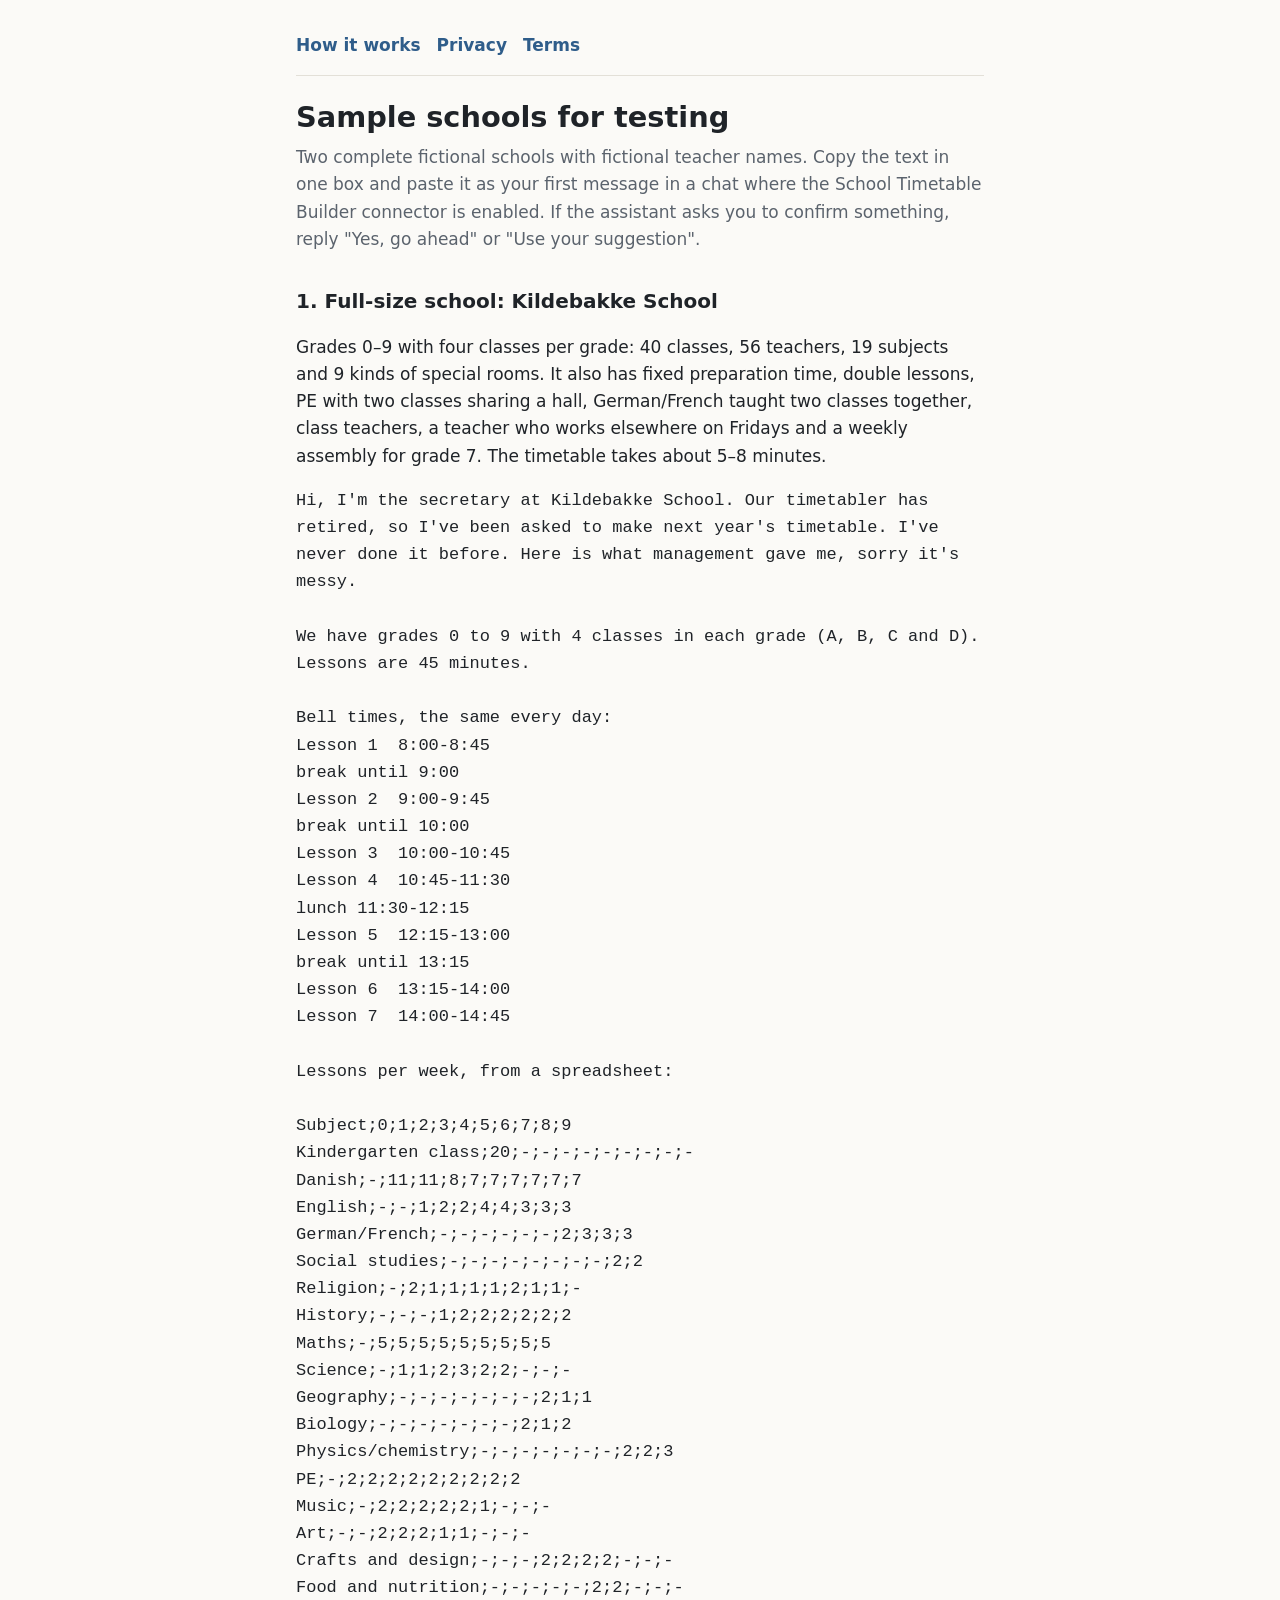
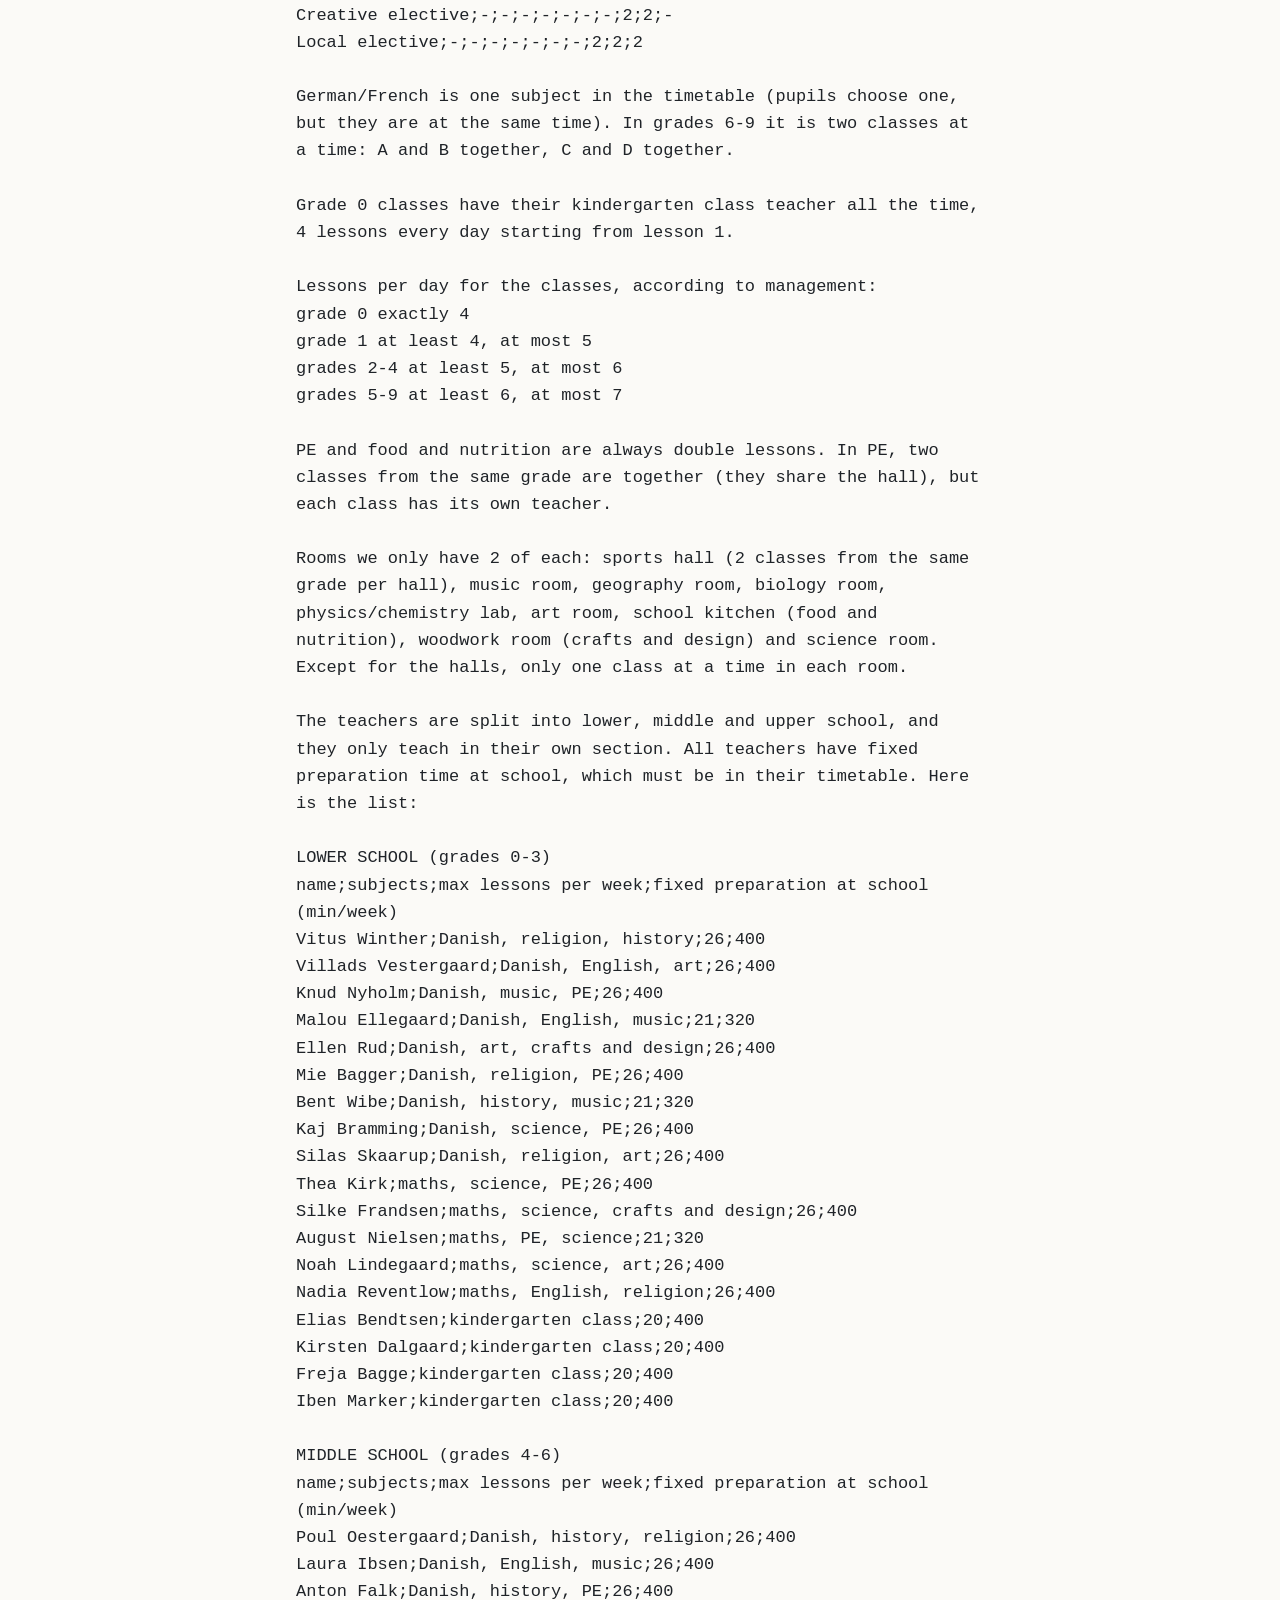
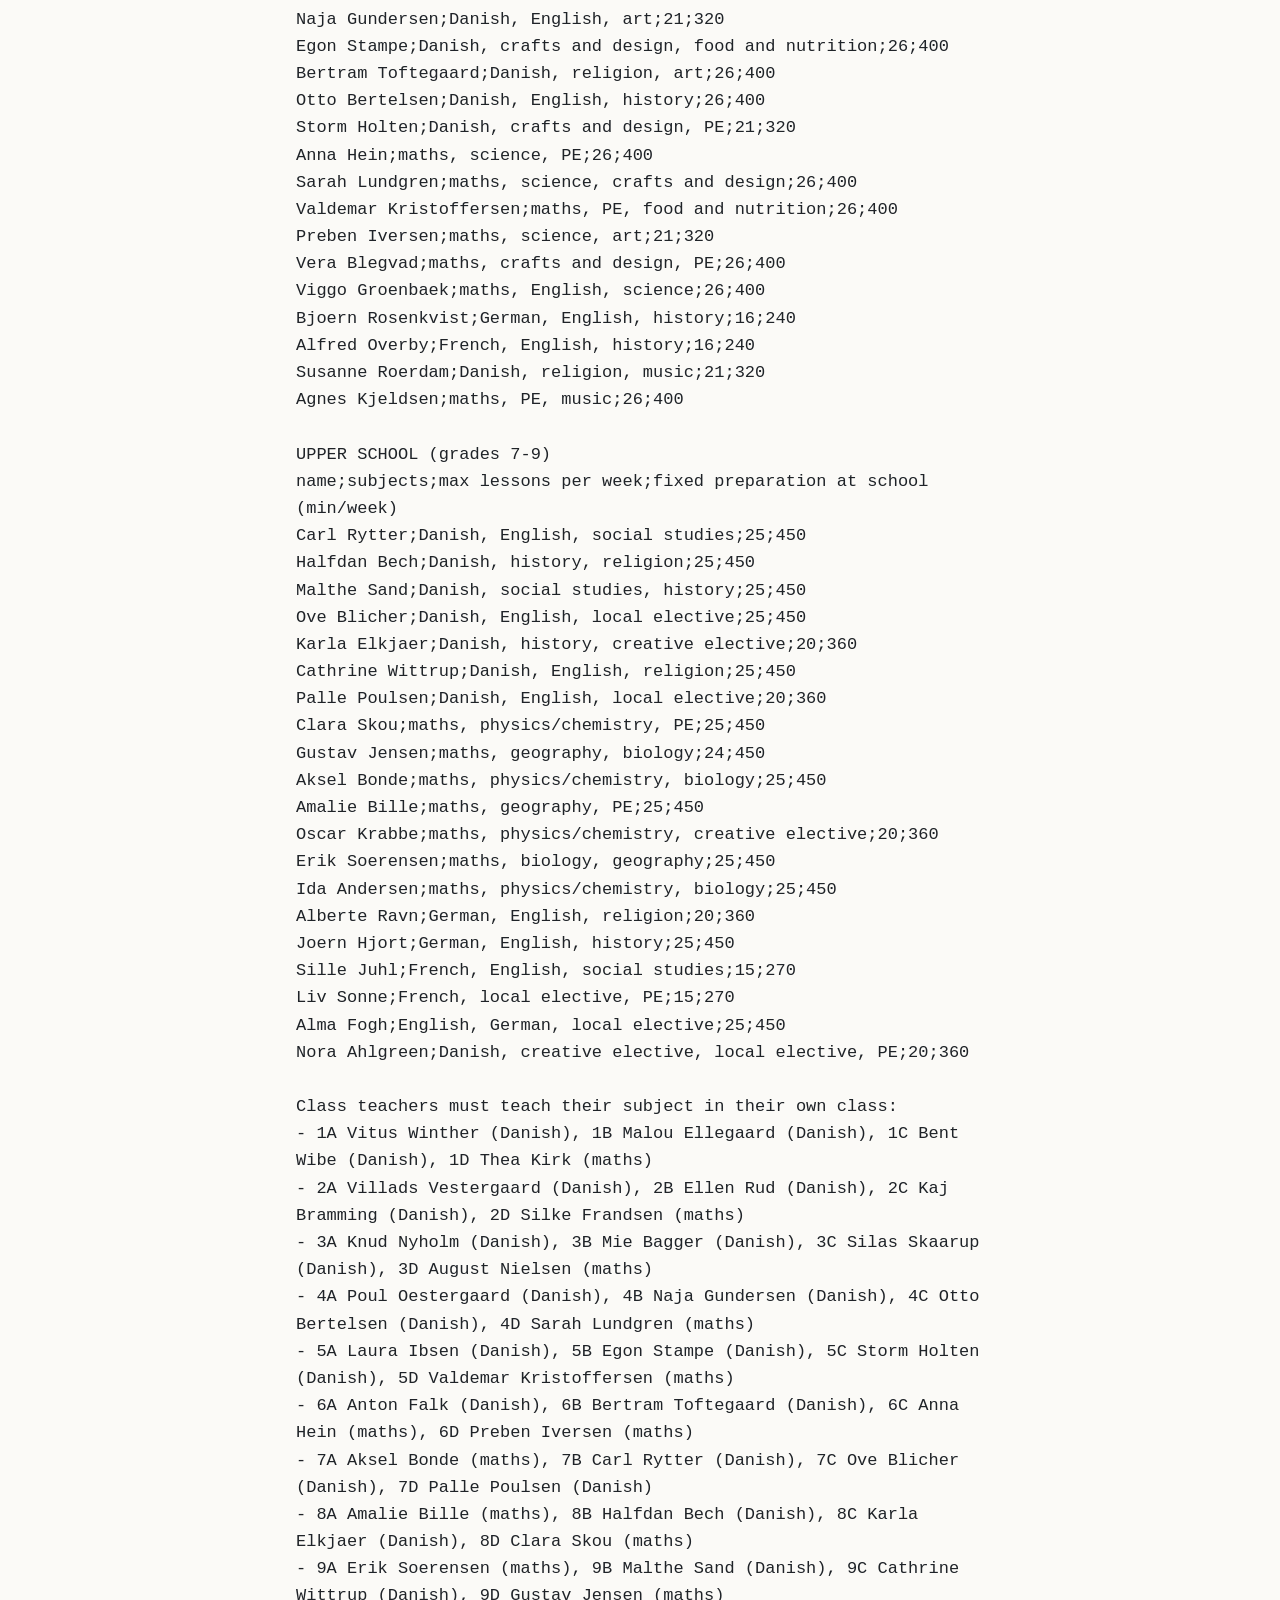
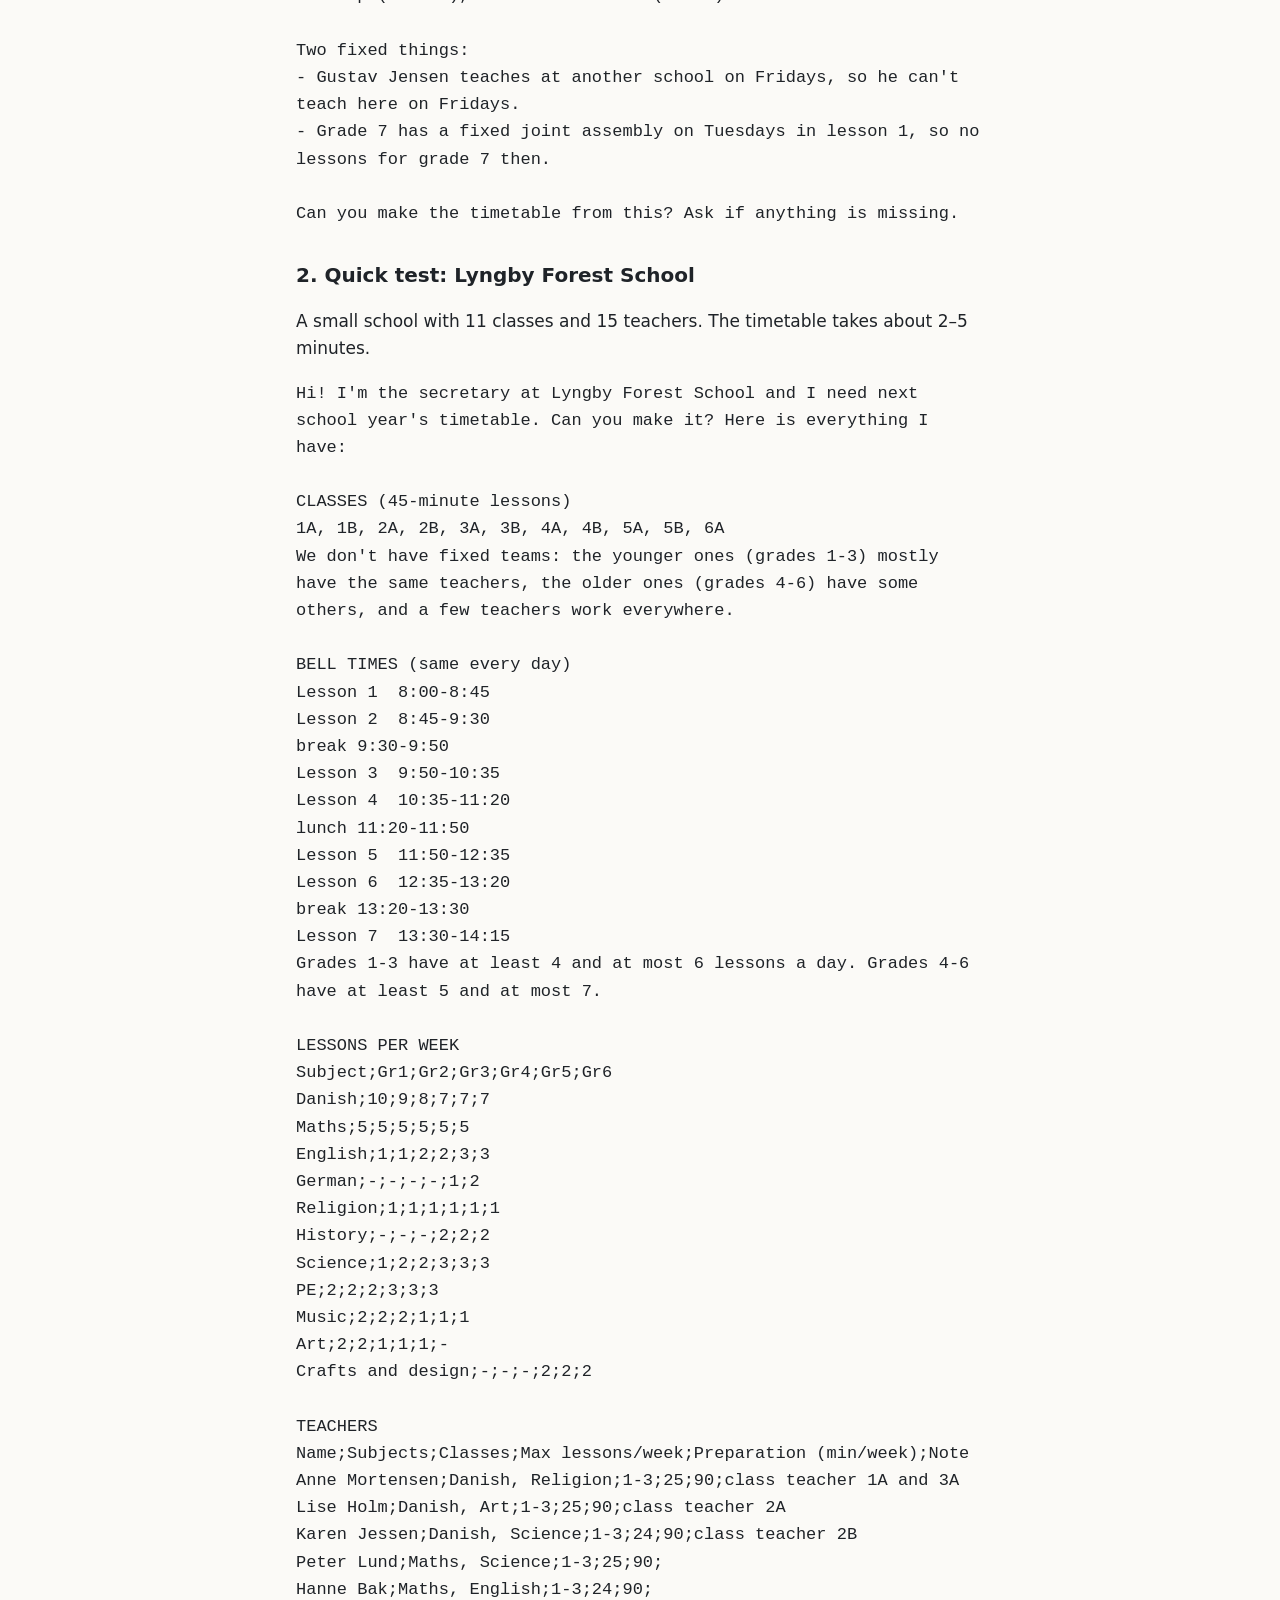
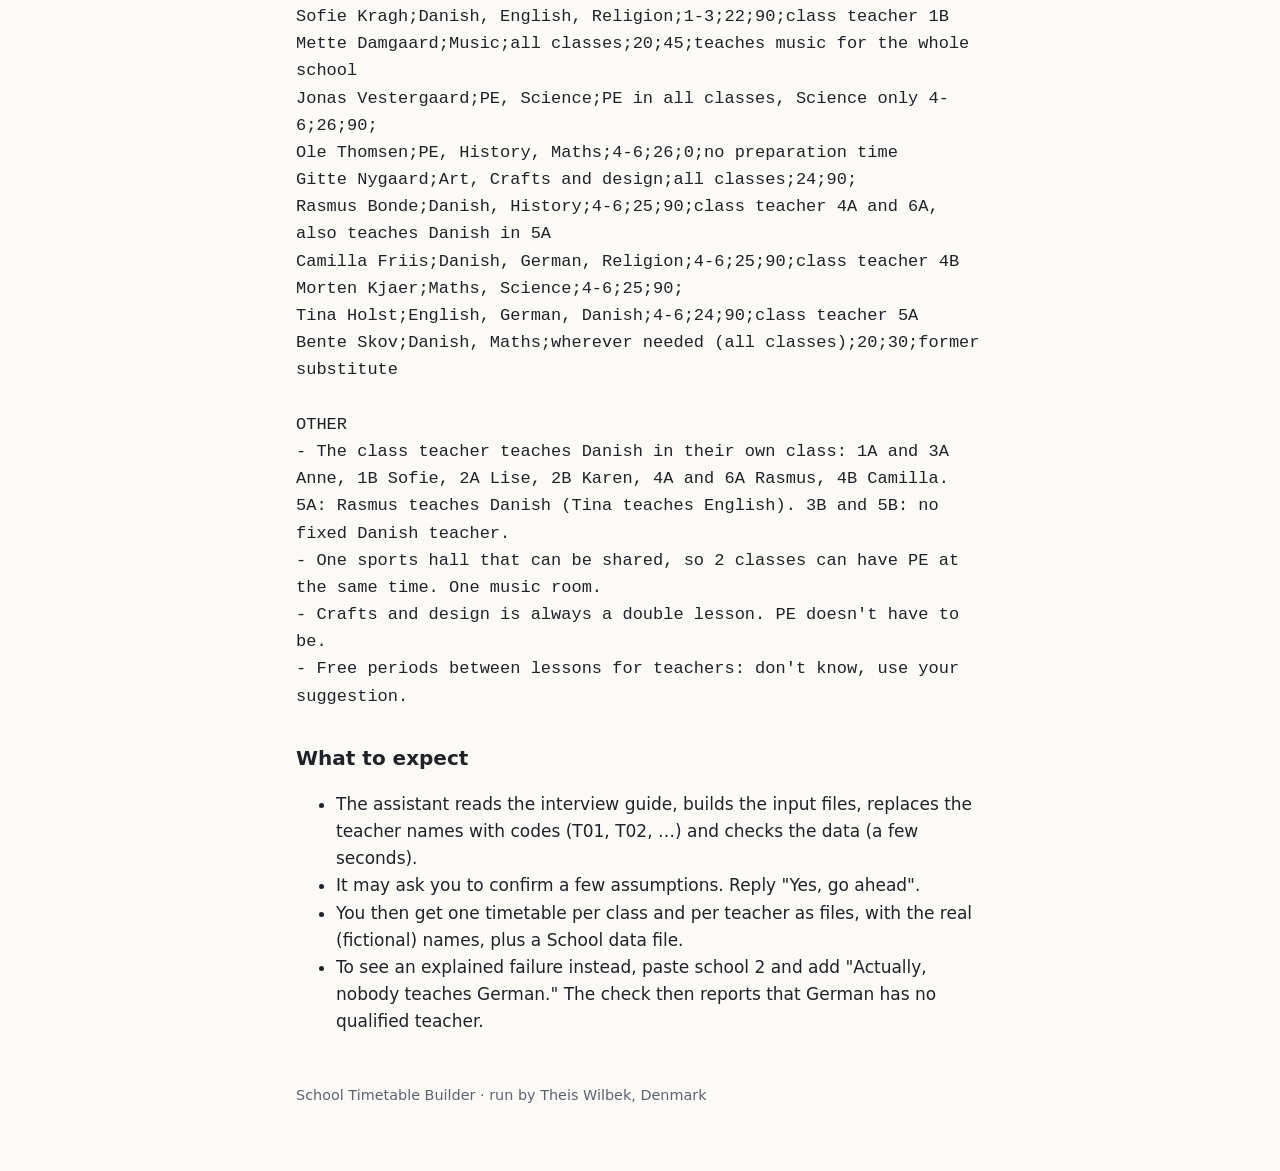
<file: reviewer-test-school.html>
<!doctype html>
<html lang="en">
<head>
<meta charset="utf-8">
<meta name="viewport" content="width=device-width, initial-scale=1">
<meta name="robots" content="noindex">
<link rel="icon" type="image/png" href="icon-512.png">
<title>Sample Schools</title>
<link rel="stylesheet" href="style.css">
</head>
<body>
<main>
<nav><a href="index.html">How it works</a><a href="privacy.html">Privacy</a><a href="terms.html">Terms</a></nav>

<h1>Sample schools for testing</h1>
<p class="meta">Two complete fictional schools with fictional teacher names. Copy the text
in one box and paste it as your first message in a chat where the School Timetable
Builder connector is enabled. If the assistant asks you to confirm something, reply
"Yes, go ahead" or "Use your suggestion".</p>

<h2>1. Full-size school: Kildebakke School</h2>
<p>Grades 0–9 with four classes per grade: 40 classes, 56 teachers, 19 subjects
and 9 kinds of special rooms. It also has fixed preparation time, double lessons, PE with two
classes sharing a hall, German/French taught two classes together, class teachers,
a teacher who works elsewhere on Fridays and a weekly assembly for grade 7. The
timetable takes about 5–8 minutes.</p>
<pre style="white-space:pre-wrap;overflow-wrap:anywhere">Hi, I&#x27;m the secretary at Kildebakke School. Our timetabler has retired, so I&#x27;ve been asked to make next year&#x27;s timetable. I&#x27;ve never done it before. Here is what management gave me, sorry it&#x27;s messy.

We have grades 0 to 9 with 4 classes in each grade (A, B, C and D). Lessons are 45 minutes.

Bell times, the same every day:
Lesson 1  8:00-8:45
break until 9:00
Lesson 2  9:00-9:45
break until 10:00
Lesson 3  10:00-10:45
Lesson 4  10:45-11:30
lunch 11:30-12:15
Lesson 5  12:15-13:00
break until 13:15
Lesson 6  13:15-14:00
Lesson 7  14:00-14:45

Lessons per week, from a spreadsheet:

Subject;0;1;2;3;4;5;6;7;8;9
Kindergarten class;20;-;-;-;-;-;-;-;-;-
Danish;-;11;11;8;7;7;7;7;7;7
English;-;-;1;2;2;4;4;3;3;3
German/French;-;-;-;-;-;-;2;3;3;3
Social studies;-;-;-;-;-;-;-;-;2;2
Religion;-;2;1;1;1;1;2;1;1;-
History;-;-;-;1;2;2;2;2;2;2
Maths;-;5;5;5;5;5;5;5;5;5
Science;-;1;1;2;3;2;2;-;-;-
Geography;-;-;-;-;-;-;-;2;1;1
Biology;-;-;-;-;-;-;-;2;1;2
Physics/chemistry;-;-;-;-;-;-;-;2;2;3
PE;-;2;2;2;2;2;2;2;2;2
Music;-;2;2;2;2;2;1;-;-;-
Art;-;-;2;2;2;1;1;-;-;-
Crafts and design;-;-;-;2;2;2;2;-;-;-
Food and nutrition;-;-;-;-;-;2;2;-;-;-
Creative elective;-;-;-;-;-;-;-;2;2;-
Local elective;-;-;-;-;-;-;-;2;2;2

German/French is one subject in the timetable (pupils choose one, but they are at the same time). In grades 6-9 it is two classes at a time: A and B together, C and D together.

Grade 0 classes have their kindergarten class teacher all the time, 4 lessons every day starting from lesson 1.

Lessons per day for the classes, according to management:
grade 0 exactly 4
grade 1 at least 4, at most 5
grades 2-4 at least 5, at most 6
grades 5-9 at least 6, at most 7

PE and food and nutrition are always double lessons. In PE, two classes from the same grade are together (they share the hall), but each class has its own teacher.

Rooms we only have 2 of each: sports hall (2 classes from the same grade per hall), music room, geography room, biology room, physics/chemistry lab, art room, school kitchen (food and nutrition), woodwork room (crafts and design) and science room. Except for the halls, only one class at a time in each room.

The teachers are split into lower, middle and upper school, and they only teach in their own section. All teachers have fixed preparation time at school, which must be in their timetable. Here is the list:

LOWER SCHOOL (grades 0-3)
name;subjects;max lessons per week;fixed preparation at school (min/week)
Vitus Winther;Danish, religion, history;26;400
Villads Vestergaard;Danish, English, art;26;400
Knud Nyholm;Danish, music, PE;26;400
Malou Ellegaard;Danish, English, music;21;320
Ellen Rud;Danish, art, crafts and design;26;400
Mie Bagger;Danish, religion, PE;26;400
Bent Wibe;Danish, history, music;21;320
Kaj Bramming;Danish, science, PE;26;400
Silas Skaarup;Danish, religion, art;26;400
Thea Kirk;maths, science, PE;26;400
Silke Frandsen;maths, science, crafts and design;26;400
August Nielsen;maths, PE, science;21;320
Noah Lindegaard;maths, science, art;26;400
Nadia Reventlow;maths, English, religion;26;400
Elias Bendtsen;kindergarten class;20;400
Kirsten Dalgaard;kindergarten class;20;400
Freja Bagge;kindergarten class;20;400
Iben Marker;kindergarten class;20;400

MIDDLE SCHOOL (grades 4-6)
name;subjects;max lessons per week;fixed preparation at school (min/week)
Poul Oestergaard;Danish, history, religion;26;400
Laura Ibsen;Danish, English, music;26;400
Anton Falk;Danish, history, PE;26;400
Naja Gundersen;Danish, English, art;21;320
Egon Stampe;Danish, crafts and design, food and nutrition;26;400
Bertram Toftegaard;Danish, religion, art;26;400
Otto Bertelsen;Danish, English, history;26;400
Storm Holten;Danish, crafts and design, PE;21;320
Anna Hein;maths, science, PE;26;400
Sarah Lundgren;maths, science, crafts and design;26;400
Valdemar Kristoffersen;maths, PE, food and nutrition;26;400
Preben Iversen;maths, science, art;21;320
Vera Blegvad;maths, crafts and design, PE;26;400
Viggo Groenbaek;maths, English, science;26;400
Bjoern Rosenkvist;German, English, history;16;240
Alfred Overby;French, English, history;16;240
Susanne Roerdam;Danish, religion, music;21;320
Agnes Kjeldsen;maths, PE, music;26;400

UPPER SCHOOL (grades 7-9)
name;subjects;max lessons per week;fixed preparation at school (min/week)
Carl Rytter;Danish, English, social studies;25;450
Halfdan Bech;Danish, history, religion;25;450
Malthe Sand;Danish, social studies, history;25;450
Ove Blicher;Danish, English, local elective;25;450
Karla Elkjaer;Danish, history, creative elective;20;360
Cathrine Wittrup;Danish, English, religion;25;450
Palle Poulsen;Danish, English, local elective;20;360
Clara Skou;maths, physics/chemistry, PE;25;450
Gustav Jensen;maths, geography, biology;24;450
Aksel Bonde;maths, physics/chemistry, biology;25;450
Amalie Bille;maths, geography, PE;25;450
Oscar Krabbe;maths, physics/chemistry, creative elective;20;360
Erik Soerensen;maths, biology, geography;25;450
Ida Andersen;maths, physics/chemistry, biology;25;450
Alberte Ravn;German, English, religion;20;360
Joern Hjort;German, English, history;25;450
Sille Juhl;French, English, social studies;15;270
Liv Sonne;French, local elective, PE;15;270
Alma Fogh;English, German, local elective;25;450
Nora Ahlgreen;Danish, creative elective, local elective, PE;20;360

Class teachers must teach their subject in their own class:
- 1A Vitus Winther (Danish), 1B Malou Ellegaard (Danish), 1C Bent Wibe (Danish), 1D Thea Kirk (maths)
- 2A Villads Vestergaard (Danish), 2B Ellen Rud (Danish), 2C Kaj Bramming (Danish), 2D Silke Frandsen (maths)
- 3A Knud Nyholm (Danish), 3B Mie Bagger (Danish), 3C Silas Skaarup (Danish), 3D August Nielsen (maths)
- 4A Poul Oestergaard (Danish), 4B Naja Gundersen (Danish), 4C Otto Bertelsen (Danish), 4D Sarah Lundgren (maths)
- 5A Laura Ibsen (Danish), 5B Egon Stampe (Danish), 5C Storm Holten (Danish), 5D Valdemar Kristoffersen (maths)
- 6A Anton Falk (Danish), 6B Bertram Toftegaard (Danish), 6C Anna Hein (maths), 6D Preben Iversen (maths)
- 7A Aksel Bonde (maths), 7B Carl Rytter (Danish), 7C Ove Blicher (Danish), 7D Palle Poulsen (Danish)
- 8A Amalie Bille (maths), 8B Halfdan Bech (Danish), 8C Karla Elkjaer (Danish), 8D Clara Skou (maths)
- 9A Erik Soerensen (maths), 9B Malthe Sand (Danish), 9C Cathrine Wittrup (Danish), 9D Gustav Jensen (maths)

Two fixed things:
- Gustav Jensen teaches at another school on Fridays, so he can&#x27;t teach here on Fridays.
- Grade 7 has a fixed joint assembly on Tuesdays in lesson 1, so no lessons for grade 7 then.

Can you make the timetable from this? Ask if anything is missing.</pre>

<h2>2. Quick test: Lyngby Forest School</h2>
<p>A small school with 11 classes and 15 teachers. The timetable takes about 2–5 minutes.</p>
<pre style="white-space:pre-wrap;overflow-wrap:anywhere">Hi! I&#x27;m the secretary at Lyngby Forest School and I need next school year&#x27;s timetable. Can you make it? Here is everything I have:

CLASSES (45-minute lessons)
1A, 1B, 2A, 2B, 3A, 3B, 4A, 4B, 5A, 5B, 6A
We don&#x27;t have fixed teams: the younger ones (grades 1-3) mostly have the same teachers, the older ones (grades 4-6) have some others, and a few teachers work everywhere.

BELL TIMES (same every day)
Lesson 1  8:00-8:45
Lesson 2  8:45-9:30
break 9:30-9:50
Lesson 3  9:50-10:35
Lesson 4  10:35-11:20
lunch 11:20-11:50
Lesson 5  11:50-12:35
Lesson 6  12:35-13:20
break 13:20-13:30
Lesson 7  13:30-14:15
Grades 1-3 have at least 4 and at most 6 lessons a day. Grades 4-6 have at least 5 and at most 7.

LESSONS PER WEEK
Subject;Gr1;Gr2;Gr3;Gr4;Gr5;Gr6
Danish;10;9;8;7;7;7
Maths;5;5;5;5;5;5
English;1;1;2;2;3;3
German;-;-;-;-;1;2
Religion;1;1;1;1;1;1
History;-;-;-;2;2;2
Science;1;2;2;3;3;3
PE;2;2;2;3;3;3
Music;2;2;2;1;1;1
Art;2;2;1;1;1;-
Crafts and design;-;-;-;2;2;2

TEACHERS
Name;Subjects;Classes;Max lessons/week;Preparation (min/week);Note
Anne Mortensen;Danish, Religion;1-3;25;90;class teacher 1A and 3A
Lise Holm;Danish, Art;1-3;25;90;class teacher 2A
Karen Jessen;Danish, Science;1-3;24;90;class teacher 2B
Peter Lund;Maths, Science;1-3;25;90;
Hanne Bak;Maths, English;1-3;24;90;
Sofie Kragh;Danish, English, Religion;1-3;22;90;class teacher 1B
Mette Damgaard;Music;all classes;20;45;teaches music for the whole school
Jonas Vestergaard;PE, Science;PE in all classes, Science only 4-6;26;90;
Ole Thomsen;PE, History, Maths;4-6;26;0;no preparation time
Gitte Nygaard;Art, Crafts and design;all classes;24;90;
Rasmus Bonde;Danish, History;4-6;25;90;class teacher 4A and 6A, also teaches Danish in 5A
Camilla Friis;Danish, German, Religion;4-6;25;90;class teacher 4B
Morten Kjaer;Maths, Science;4-6;25;90;
Tina Holst;English, German, Danish;4-6;24;90;class teacher 5A
Bente Skov;Danish, Maths;wherever needed (all classes);20;30;former substitute

OTHER
- The class teacher teaches Danish in their own class: 1A and 3A Anne, 1B Sofie, 2A Lise, 2B Karen, 4A and 6A Rasmus, 4B Camilla. 5A: Rasmus teaches Danish (Tina teaches English). 3B and 5B: no fixed Danish teacher.
- One sports hall that can be shared, so 2 classes can have PE at the same time. One music room.
- Crafts and design is always a double lesson. PE doesn&#x27;t have to be.
- Free periods between lessons for teachers: don&#x27;t know, use your suggestion.</pre>

<h2>What to expect</h2>
<ul>
<li>The assistant reads the interview guide, builds the input files, replaces the
teacher names with codes (T01, T02, …) and checks the data (a few seconds).</li>
<li>It may ask you to confirm a few assumptions. Reply "Yes, go ahead".</li>
<li>You then get one timetable per class and per teacher as files, with the real
(fictional) names, plus a School data file.</li>
<li>To see an explained failure instead, paste school 2 and add "Actually, nobody
teaches German." The check then reports that German has no qualified teacher.</li>
</ul>

<footer>School Timetable Builder · run by Theis Wilbek, Denmark</footer>
</main>
</body>
</html>
</file>
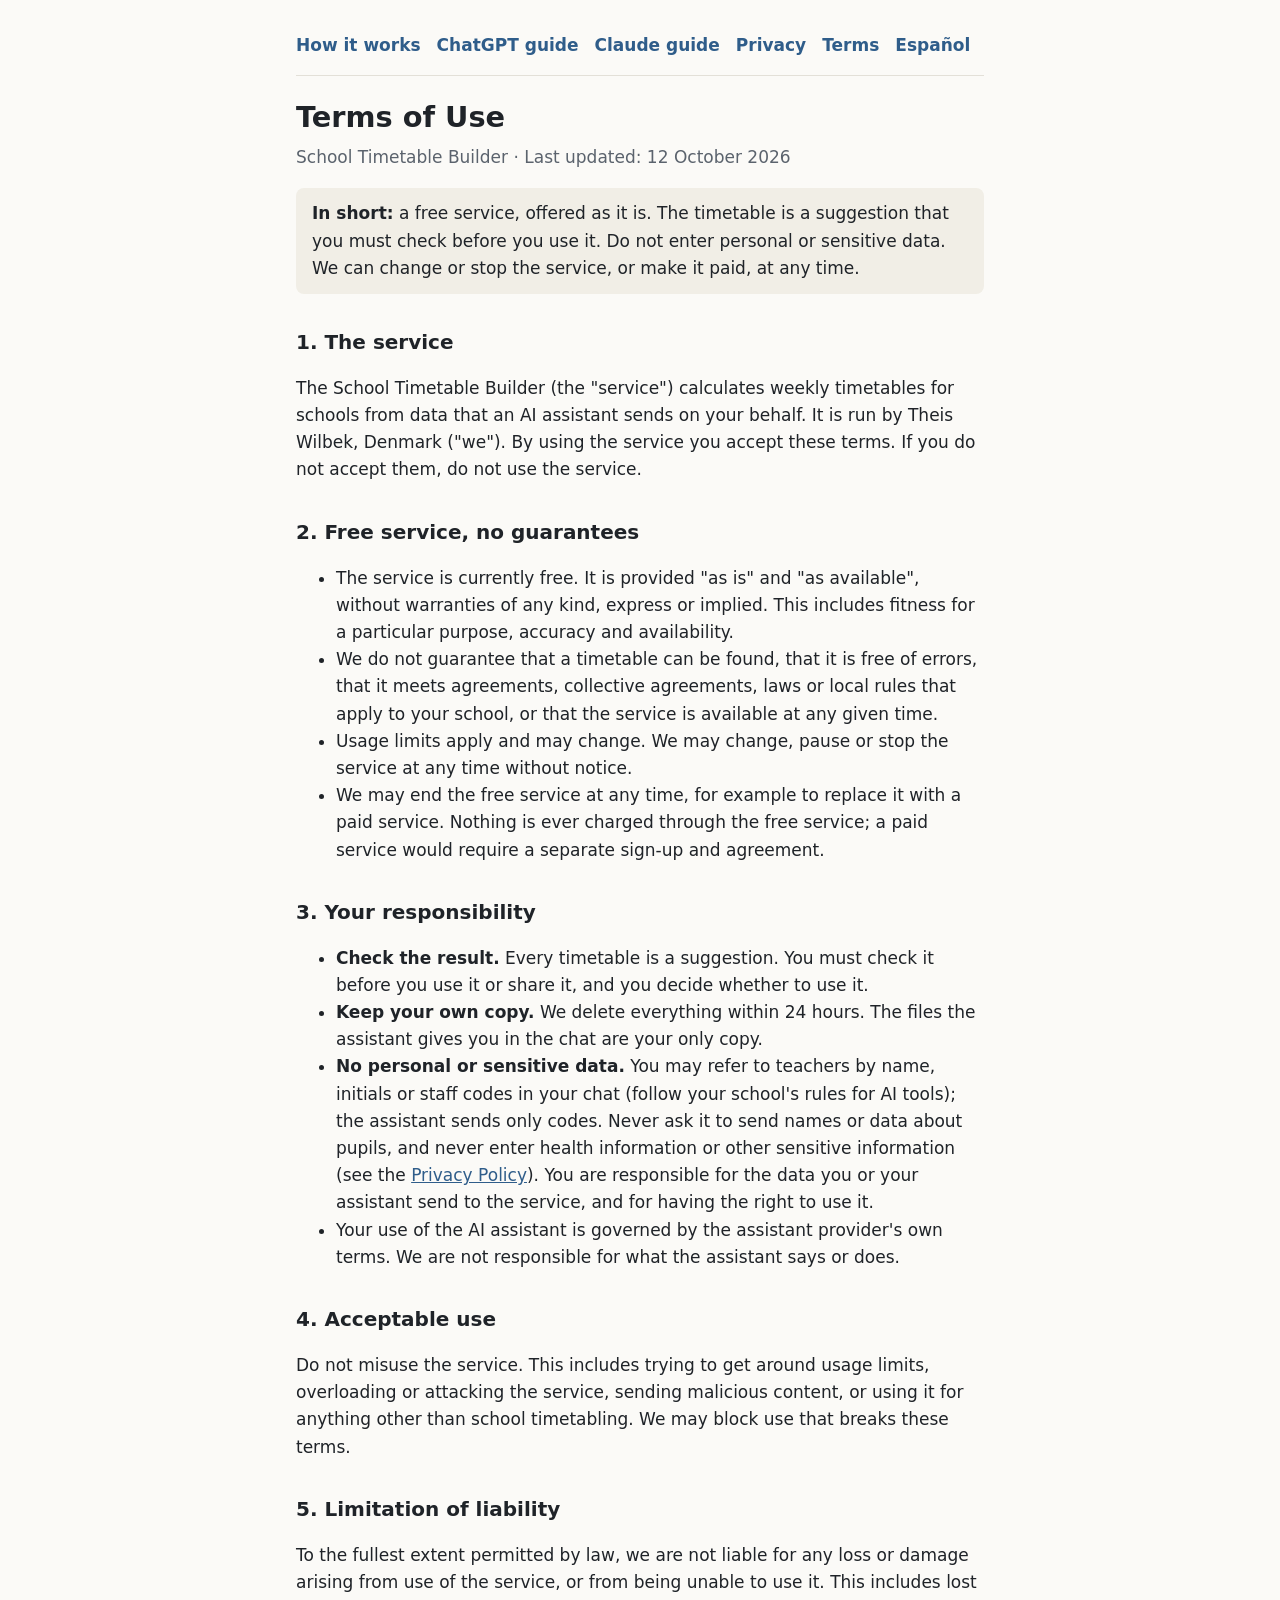
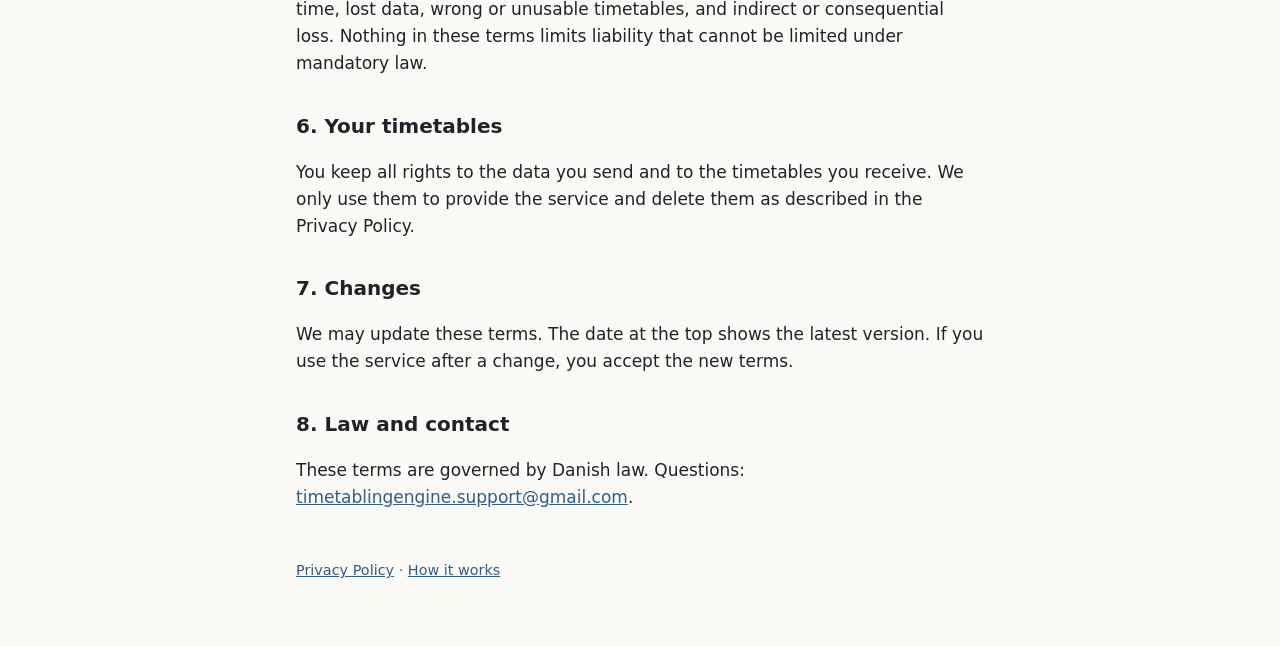
<file: terms.html>
<!doctype html>
<html lang="en">
<head>
<meta charset="utf-8">
<meta name="viewport" content="width=device-width, initial-scale=1">
<link rel="icon" type="image/png" href="icon-512.png">
<title>Terms of Use – School Timetable Builder</title>
<link rel="canonical" href="https://wilbek-source.github.io/timetable-builder/terms.html">
<meta property="og:type" content="website">
<meta property="og:site_name" content="School Timetable Builder">
<meta property="og:title" content="Terms of Use – School Timetable Builder">
<meta property="og:description" content="Terms of Use – School Timetable Builder">
<meta property="og:url" content="https://wilbek-source.github.io/timetable-builder/terms.html">
<meta property="og:image" content="https://wilbek-source.github.io/timetable-builder/demo.jpg">
<meta property="og:image:width" content="1280">
<meta property="og:image:height" content="720">
<meta name="twitter:card" content="summary_large_image">
<link rel="stylesheet" href="style.css">
</head>
<body>
<main>
<nav><a href="index.html">How it works</a><a href="how-to-make-a-school-timetable-with-chatgpt.html">ChatGPT guide</a><a href="how-to-make-a-school-timetable-with-claude.html">Claude guide</a><a href="privacy.html">Privacy</a><a href="terms.html">Terms</a><a href="como-hacer-un-horario-escolar-con-chatgpt.html" hreflang="es">Español</a></nav>

<h1>Terms of Use</h1>
<p class="meta">School Timetable Builder · Last updated: 12 October 2026</p>

<div class="box">
<strong>In short:</strong> a free service, offered as it is. The timetable is a
suggestion that you must check before you use it. Do not enter personal or
sensitive data. We can change or stop the service, or make it paid, at any time.
</div>

<h2>1. The service</h2>
<p>The School Timetable Builder (the "service") calculates weekly timetables for
schools from data that an AI assistant sends on your behalf. It is run by
Theis Wilbek, Denmark ("we"). By using the service you accept these terms. If you
do not accept them, do not use the service.</p>

<h2>2. Free service, no guarantees</h2>
<ul>
<li>The service is currently free. It is provided "as is" and "as available",
without warranties of any kind, express or implied. This includes fitness for a
particular purpose, accuracy and availability.</li>
<li>We do not guarantee that a timetable can be found, that it is free of errors,
that it meets agreements, collective agreements, laws or local rules that apply to
your school, or that the service is available at any given time.</li>
<li>Usage limits apply and may change. We may change, pause or stop the service at
any time without notice.</li>
<li>We may end the free service at any time, for example to replace it with a paid
service. Nothing is ever charged through the free service; a paid service would
require a separate sign-up and agreement.</li>
</ul>

<h2>3. Your responsibility</h2>
<ul>
<li><strong>Check the result.</strong> Every timetable is a suggestion. You must
check it before you use it or share it, and you decide whether to use it.</li>
<li><strong>Keep your own copy.</strong> We delete everything within 24 hours. The
files the assistant gives you in the chat are your only copy.</li>
<li><strong>No personal or sensitive data.</strong> You may refer to teachers by name,
initials or staff codes in your chat (follow your school's rules for AI tools); the
assistant sends only codes. Never ask it to send names or data about
pupils, and never enter health information or other sensitive
information (see the <a href="privacy.html">Privacy Policy</a>). You are
responsible for the data you or your assistant send to the service, and for
having the right to use it.</li>
<li>Your use of the AI assistant is governed by the assistant provider's own
terms. We are not responsible for what the assistant says or does.</li>
</ul>

<h2>4. Acceptable use</h2>
<p>Do not misuse the service. This includes trying to get around usage limits,
overloading or attacking the service, sending malicious content, or using it for
anything other than school timetabling. We may block use that breaks these
terms.</p>

<h2>5. Limitation of liability</h2>
<p>To the fullest extent permitted by law, we are not liable for any loss or damage
arising from use of the service, or from being unable to use it. This includes
lost time, lost data, wrong or unusable timetables, and indirect or consequential
loss. Nothing in these terms limits liability that cannot be limited under
mandatory law.</p>

<h2>6. Your timetables</h2>
<p>You keep all rights to the data you send and to the timetables you receive. We
only use them to provide the service and delete them as described in the Privacy
Policy.</p>

<h2>7. Changes</h2>
<p>We may update these terms. The date at the top shows the latest version. If you
use the service after a change, you accept the new terms.</p>

<h2>8. Law and contact</h2>
<p>These terms are governed by Danish law. Questions:
<a href="mailto:timetablingengine.support@gmail.com">timetablingengine.support@gmail.com</a>.</p>

<footer><a href="privacy.html">Privacy Policy</a> · <a href="index.html">How it works</a></footer>
</main>
</body>
</html>
</file>
<file: style.css>
:root { --bg:#fbfaf7; --fg:#1f2328; --muted:#5b636d; --line:#e3e0d8; --accent:#2f5d8a; --box:#f1eee6; }
@media (prefers-color-scheme: dark) {
  :root { --bg:#16181b; --fg:#e6e6e3; --muted:#a3a8ad; --line:#2d3136; --accent:#8db4dc; --box:#202327; }
}
* { box-sizing: border-box; }
body { margin:0; background:var(--bg); color:var(--fg);
  font:17px/1.6 system-ui,-apple-system,"Segoe UI",Roboto,sans-serif; }
main { max-width:720px; margin:0 auto; padding:32px 16px 64px; }
nav { display:flex; flex-wrap:wrap; gap:16px; padding-bottom:16px; border-bottom:1px solid var(--line); margin-bottom:24px; }
nav a { color:var(--accent); text-decoration:none; font-weight:600; }
h1 { font-size:1.8rem; line-height:1.25; margin:0 0 8px; }
h2 { font-size:1.25rem; margin:32px 0 8px; }
p.meta { color:var(--muted); margin-top:0; }
a { color:var(--accent); }
.video img { width:100%; height:auto; border-radius:8px; display:block; }
.box { background:var(--box); border-radius:8px; padding:12px 16px; margin:16px 0; }
table { border-collapse:collapse; width:100%; font-size:0.95rem; }
th, td { text-align:left; vertical-align:top; padding:8px; border-bottom:1px solid var(--line); }
blockquote { margin:8px 0; padding:8px 16px; border-left:3px solid var(--accent); background:var(--box); }
footer { margin-top:48px; color:var(--muted); font-size:0.9rem; }
.step img { width:100%; max-width:320px; height:auto; border-radius:8px; display:block; margin:0 auto; }
.step.wide img { max-width:100%; }
.box.first { border-left:3px solid var(--accent); }
.button { display:inline-block; padding:10px 16px; border-radius:8px; background:var(--accent); color:var(--bg); text-decoration:none; font-weight:600; }
.button:hover { opacity:.9; }
.box .button { margin:4px 8px 4px 0; }
.note { text-align:center; font-size:0.9em; color:var(--muted, #666); margin-top:-8px; }
</file>
